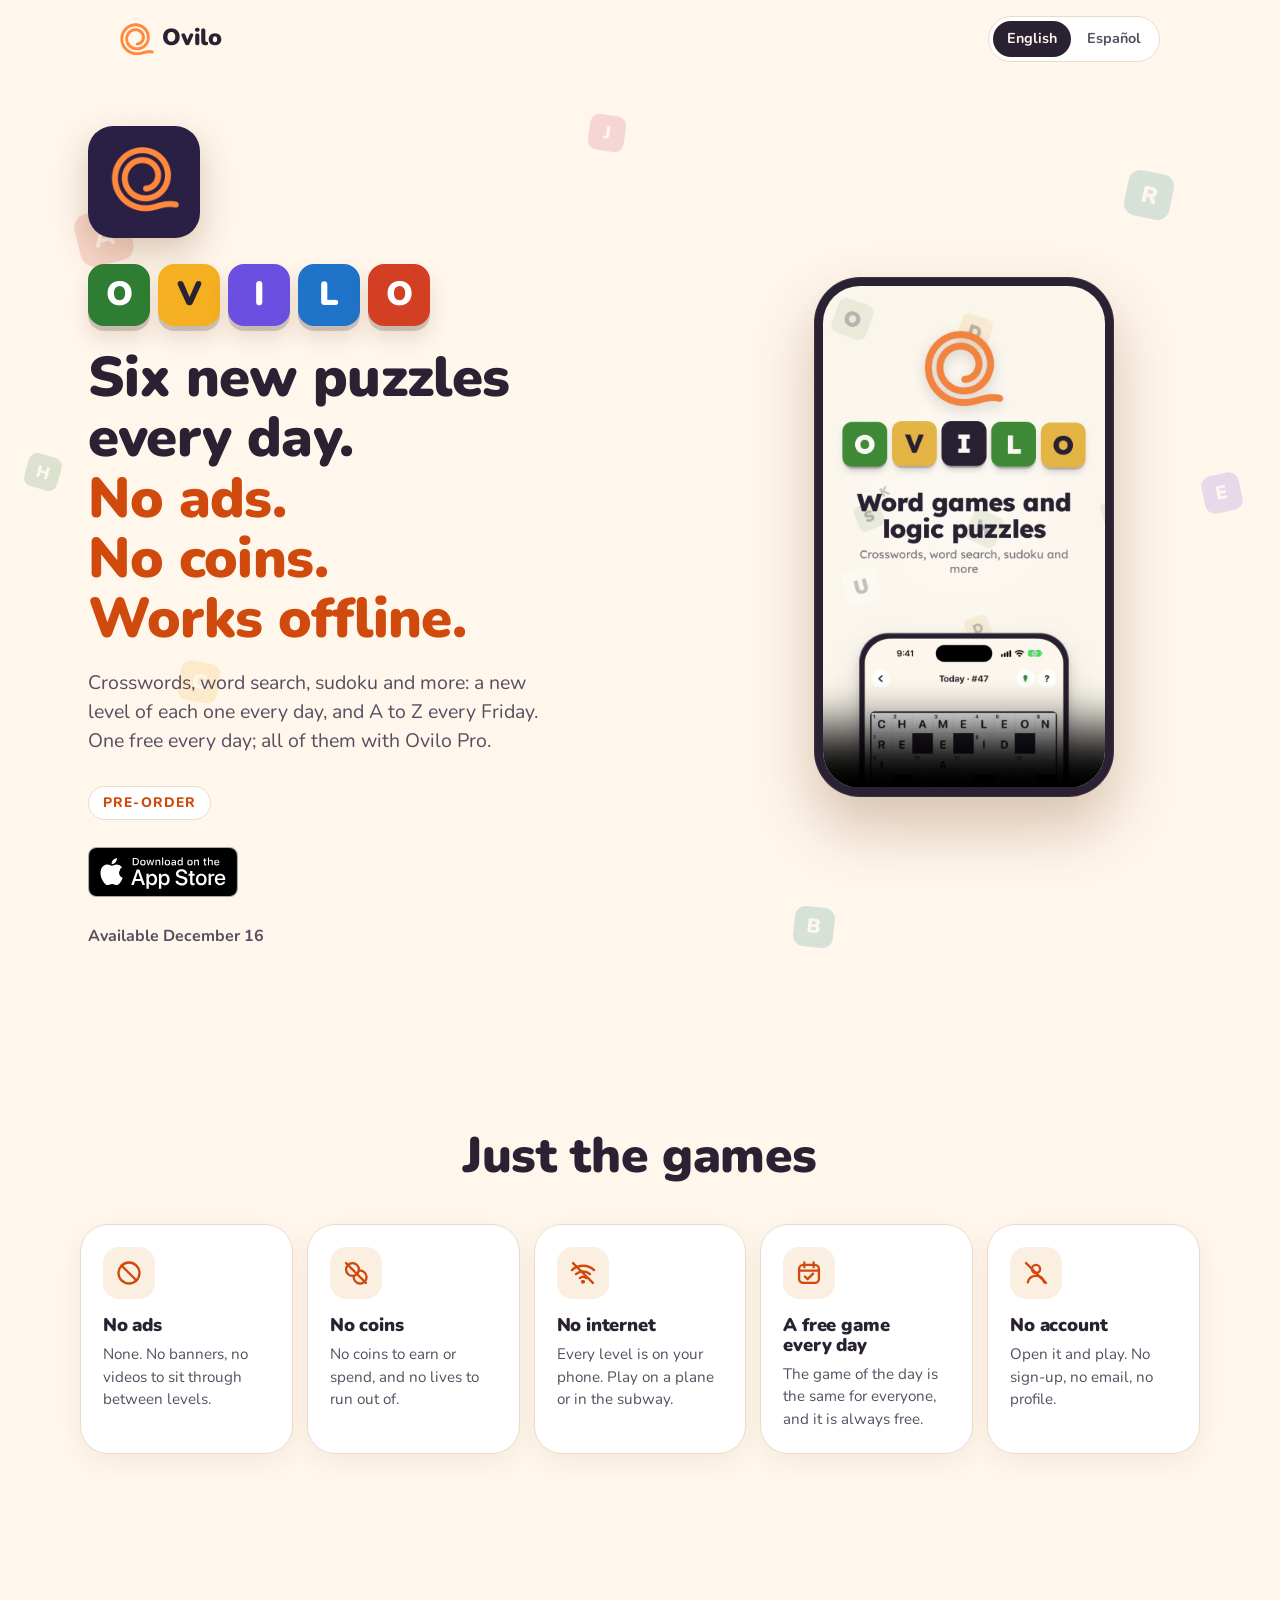
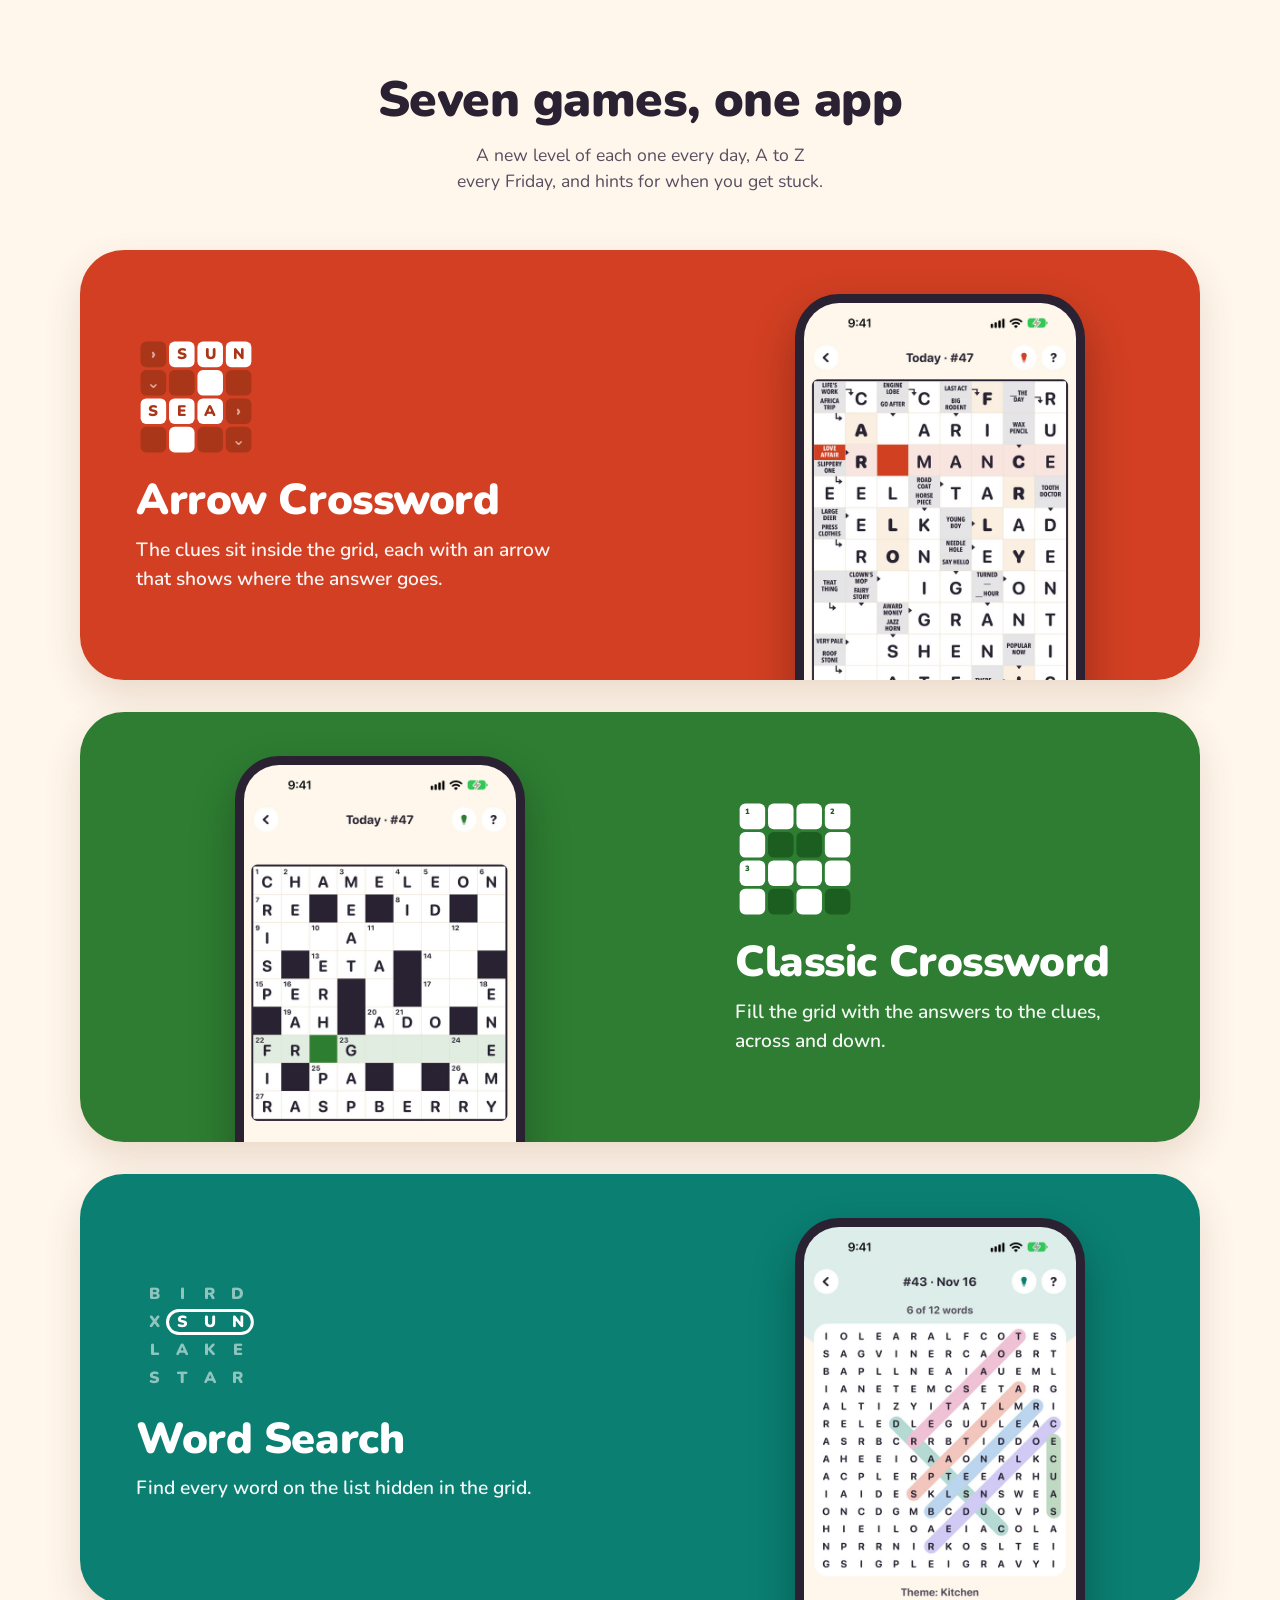
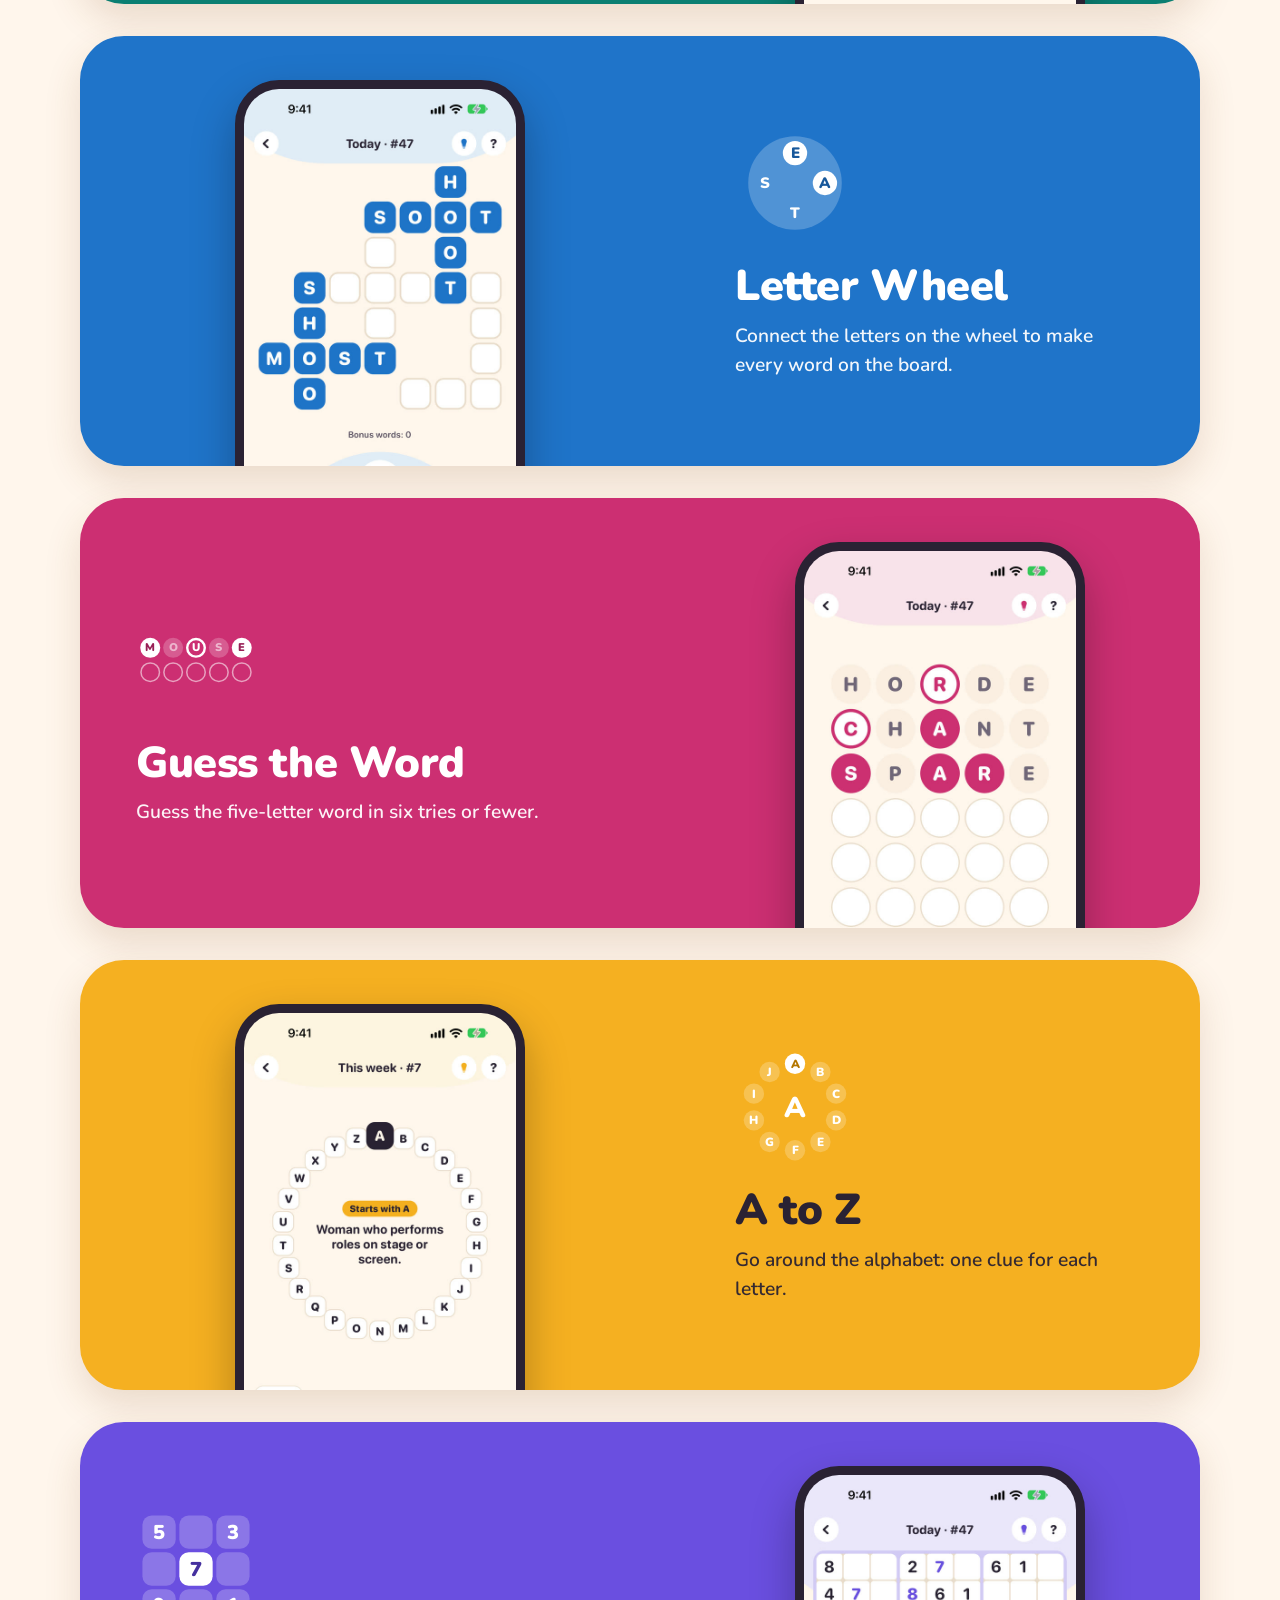
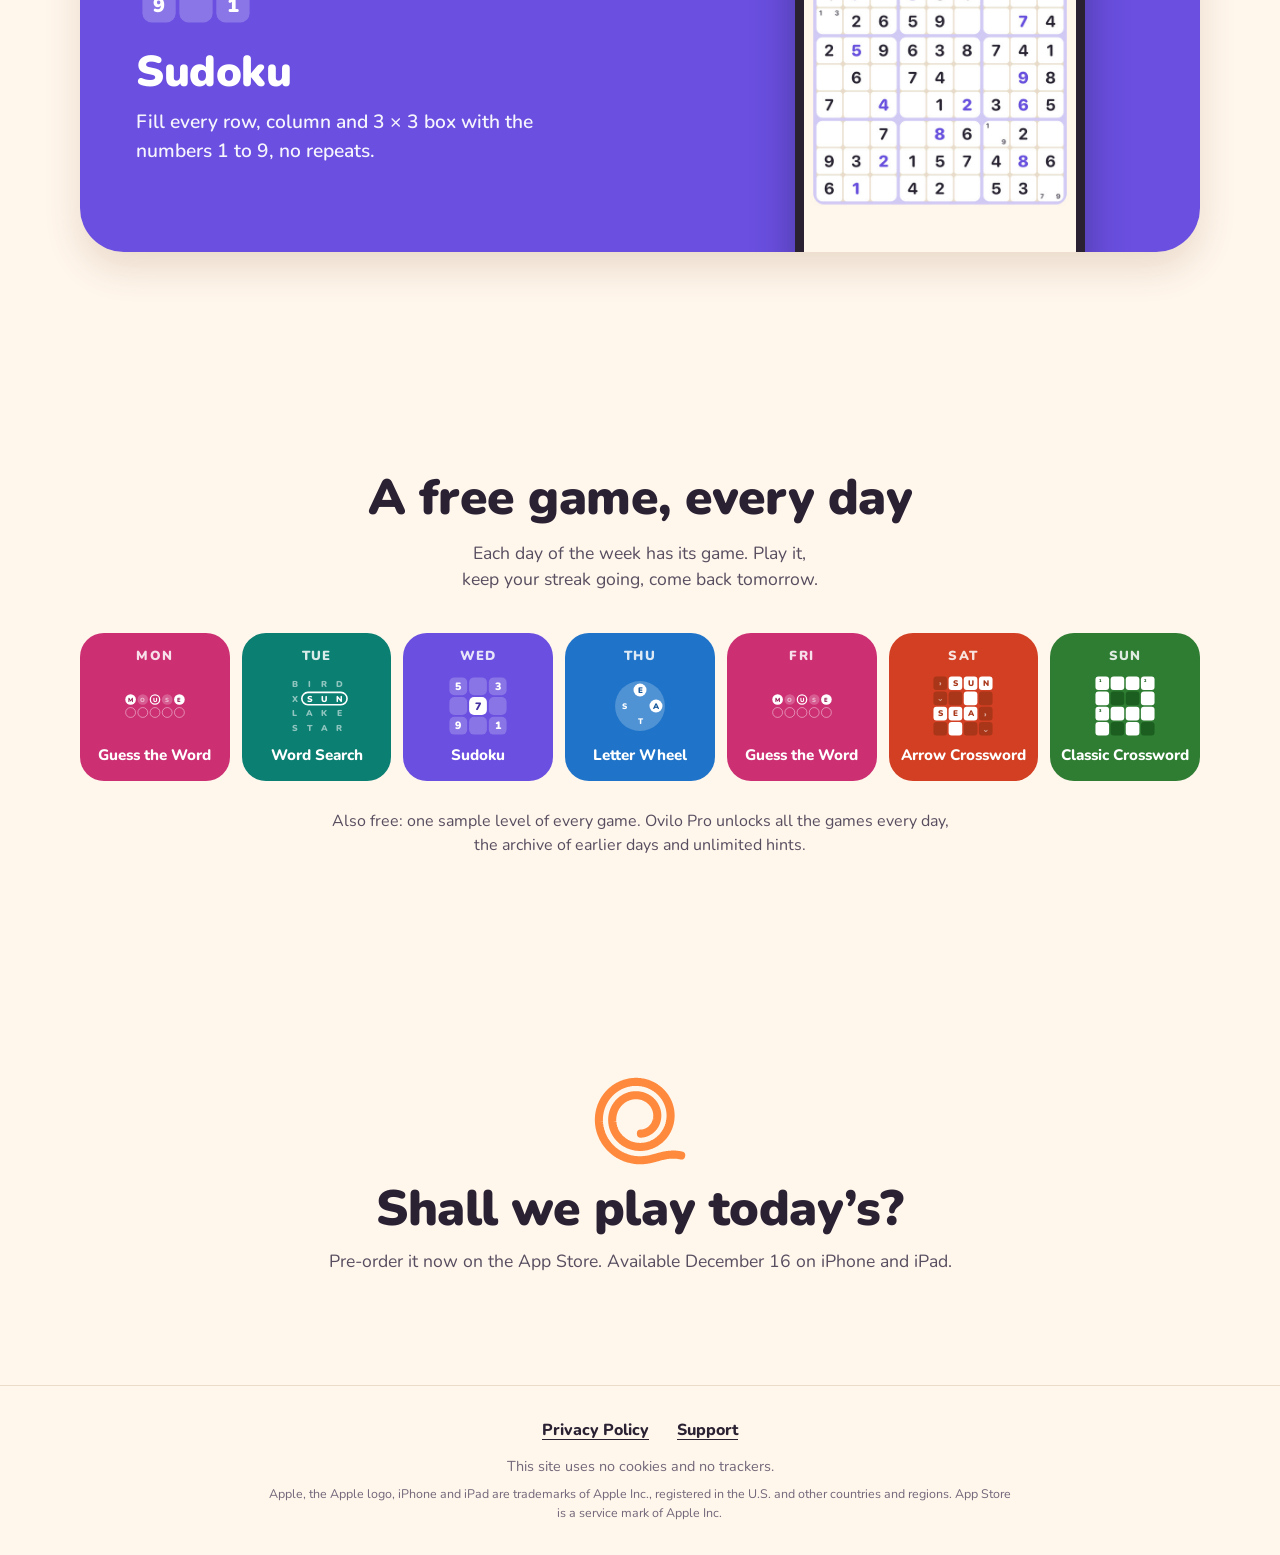
<file: index.html>
<!doctype html>
<html lang="en">
<head>
<meta charset="utf-8">
<meta name="viewport" content="width=device-width, initial-scale=1, viewport-fit=cover">
<title>Ovilo — Six new puzzles every day. No ads. No coins. Works offline.</title>
<meta name="description" content="Crosswords, word search, letter wheel, guess the word and sudoku for iPhone: a new level of each every day, and A to Z every Friday. No ads, no coins, no internet needed.">
<meta name="theme-color" content="#FFF6EC" media="(prefers-color-scheme: light)">
<meta name="theme-color" content="#1A1622" media="(prefers-color-scheme: dark)">
<meta name="color-scheme" content="light dark">
<link rel="alternate" hreflang="en" href="https://ovilo.app/">
<link rel="alternate" hreflang="es" href="https://ovilo.app/es/">
<link rel="alternate" hreflang="x-default" href="https://ovilo.app/">
<meta property="og:type" content="website">
<meta property="og:title" content="Ovilo — Six new puzzles every day. No ads. No coins. Works offline.">
<meta property="og:description" content="Crosswords, word search, letter wheel, guess the word and sudoku for iPhone: a new level of each every day, and A to Z every Friday. No ads, no coins, no internet needed.">
<meta property="og:image" content="https://ovilo.app/assets/img/og.png">
<meta name="twitter:card" content="summary_large_image">
<link rel="icon" href="assets/img/favicon.png" type="image/png">
<link rel="apple-touch-icon" href="assets/img/icon-180.png">
<link rel="preload" href="assets/fonts/nunito-latin-wght-normal.woff2" as="font" type="font/woff2" crossorigin>
<link rel="stylesheet" href="assets/site.css">
<script>
// Desde el día de salida, el texto de reserva se va solo.
if (Date.now() >= 1797408000000) document.documentElement.className += ' released';
</script>
<script>
// El idioma del navegador manda la primera vez; después, el que la persona eligió en el selector.
(function () {
  var here = 'en', want;
  try { want = localStorage.getItem('ovilo-lang'); } catch (e) {}
  if (!want && here === 'en') want = /^es\b/i.test(navigator.language || '') ? 'es' : 'en';
  if (want && want !== here && !/[?&]stay\b/.test(location.search)) location.replace('es/' + location.hash);
})();
</script>
</head>
<body>
<header class="top">
  <a class="brand" href="./" aria-label="Ovilo"><svg class="symbol" aria-hidden="true" focusable="false" xmlns="http://www.w3.org/2000/svg" viewBox="149 168 524 502"><path d="M416.0 490.6 L418.3 490.5 L420.7 490.3 L423.0 490.0 L425.3 489.7 L427.7 489.3 L430.0 488.9 L432.3 488.4 L434.7 487.8 L437.0 487.2 L439.3 486.5 L441.6 485.8 L443.9 485.0 L446.2 484.1 L448.4 483.2 L450.7 482.2 L452.9 481.2 L455.1 480.1 L457.3 478.9 L459.4 477.7 L461.5 476.4 L463.6 475.0 L465.7 473.6 L467.8 472.2 L469.8 470.7 L471.7 469.1 L473.7 467.5 L475.6 465.8 L477.5 464.1 L479.3 462.3 L481.1 460.5 L482.8 458.6 L484.5 456.6 L486.2 454.7 L487.8 452.6 L489.4 450.6 L490.9 448.4 L492.3 446.3 L493.7 444.1 L495.1 441.8 L496.4 439.5 L497.7 437.2 L498.8 434.8 L500.0 432.4 L501.1 430.0 L502.1 427.5 L503.0 425.0 L503.9 422.4 L504.8 419.9 L505.5 417.3 L506.2 414.7 L506.9 412.0 L507.4 409.3 L507.9 406.7 L508.4 403.9 L508.7 401.2 L509.0 398.5 L509.3 395.7 L509.4 392.9 L509.5 390.2 L509.6 387.4 L509.5 384.6 L509.4 381.8 L509.2 379.0 L508.9 376.2 L508.6 373.4 L508.2 370.5 L507.7 367.7 L507.1 365.0 L506.5 362.2 L505.8 359.4 L505.0 356.6 L504.2 353.9 L503.3 351.1 L502.3 348.4 L501.2 345.7 L500.1 343.0 L498.9 340.4 L497.6 337.7 L496.2 335.1 L494.8 332.5 L493.3 330.0 L491.8 327.5 L490.2 325.0 L488.5 322.5 L486.7 320.1 L484.9 317.8 L483.0 315.4 L481.1 313.1 L479.1 310.9 L477.0 308.7 L474.8 306.6 L472.7 304.5 L470.4 302.4 L468.1 300.4 L465.7 298.5 L463.3 296.6 L460.8 294.8 L458.3 293.0 L455.8 291.3 L453.1 289.7 L450.5 288.1 L447.7 286.6 L445.0 285.1 L442.2 283.7 L439.3 282.4 L436.5 281.2 L433.5 280.0 L430.6 278.9 L427.6 277.9 L424.6 276.9 L421.5 276.0 L418.4 275.2 L415.3 274.5 L412.2 273.9 L409.0 273.3 L405.8 272.8 L402.6 272.4 L399.4 272.1 L396.2 271.8 L392.9 271.6 L389.7 271.6 L386.4 271.6 L383.2 271.6 L379.9 271.8 L376.6 272.0 L373.3 272.4 L370.1 272.8 L366.8 273.3 L363.5 273.9 L360.3 274.5 L357.0 275.3 L353.8 276.1 L350.6 277.1 L347.4 278.1 L344.2 279.1 L341.0 280.3 L337.9 281.6 L334.8 282.9 L331.7 284.3 L328.6 285.8 L325.6 287.4 L322.6 289.1 L319.7 290.8 L316.8 292.6 L313.9 294.5 L311.1 296.5 L308.3 298.5 L305.6 300.6 L302.9 302.8 L300.2 305.1 L297.6 307.4 L295.1 309.8 L292.6 312.3 L290.2 314.9 L287.9 317.5 L285.6 320.2 L283.4 322.9 L281.2 325.7 L279.1 328.6 L277.1 331.5 L275.1 334.4 L273.2 337.5 L271.4 340.6 L269.7 343.7 L268.0 346.9 L266.4 350.1 L264.9 353.4 L263.5 356.7 L262.2 360.1 L260.9 363.5 L259.8 366.9 L258.7 370.4 L257.7 373.9 L256.8 377.5 L255.9 381.0 L255.2 384.6 L254.6 388.3 L254.0 391.9 L253.5 395.6 L253.2 399.3 L252.9 403.0 L252.7 406.7 L252.6 410.4 L252.6 414.2 L252.7 417.9 L252.9 421.7 L253.2 425.4 L253.6 429.2 L254.1 432.9 L254.7 436.6 L255.3 440.4 L256.1 444.1 L257.0 447.8 L257.9 451.5 L259.0 455.2 L260.2 458.8 L261.4 462.4 L262.7 466.0 L264.2 469.6 L265.7 473.1 L267.3 476.7 L269.0 480.1 L270.8 483.6 L272.7 487.0 L274.7 490.3 L276.8 493.6 L279.0 496.9 L281.2 500.1 L283.5 503.3 L285.9 506.4 L288.4 509.4 L291.0 512.4 L293.7 515.4 L296.4 518.2 L299.2 521.0 L302.1 523.8 L305.1 526.4 L308.1 529.0 L311.2 531.6 L314.4 534.0 L317.7 536.4 L321.0 538.7 L324.3 540.9 L327.8 543.0 L331.3 545.1 L334.8 547.0 L338.4 548.9 L342.1 550.7 L345.8 552.4 L349.6 554.0 L353.4 555.5 L357.2 556.9 L361.1 558.3 L365.0 559.5 L369.0 560.6 L373.0 561.7 L377.0 562.6 L381.1 563.4 L385.2 564.1 L389.3 564.8 L393.5 565.3 L397.6 565.7 L401.8 566.0 L406.0 566.2 L410.2 566.3 L414.4 566.3 L418.6 566.2 L422.8 566.0 L427.1 565.7 L431.3 565.2 L435.5 564.7 L439.7 564.0 L443.9 563.3 L448.1 562.4 L452.3 561.4 L456.4 560.3 L460.5 559.2 L464.6 557.9 L468.7 556.5 L472.8 555.0 L476.8 553.4 L480.8 551.6 L484.7 549.8 L488.6 547.9 L492.5 545.9 L496.3 543.8 L500.0 541.5 L503.8 539.2 L507.4 536.8 L511.0 534.3 L514.6 531.7 L518.1 529.0 L521.5 526.2 L524.8 523.3 L528.1 520.3 L531.3 517.3 L534.5 514.1 L537.5 510.9 L540.5 507.6 L543.4 504.2 L546.3 500.7 L549.0 497.2 L551.7 493.5 L554.2 489.8 L556.7 486.1 L559.1 482.2 L561.4 478.3 L563.6 474.4 L565.7 470.4 L567.7 466.3 L569.6 462.1 L571.4 457.9 L573.1 453.7 L574.7 449.4 L576.2 445.1 L577.6 440.7 L578.8 436.3 L580.0 431.8 L581.0 427.3 L582.0 422.8 L582.8 418.2 L583.5 413.6 L584.1 409.0 L584.5 404.4 L584.9 399.7 L585.1 395.1 L585.3 390.4 L585.3 385.7 L585.2 381.0 L584.9 376.3 L584.6 371.6 L584.1 366.9 L583.5 362.3 L582.8 357.6 L582.0 352.9 L581.0 348.3 L579.9 343.6 L578.7 339.0 L577.4 334.4 L576.0 329.9 L574.5 325.3 L572.8 320.8 L571.0 316.4 L569.2 312.0 L567.2 307.6 L565.0 303.2 L562.8 299.0 L560.5 294.7 L558.0 290.5 L555.5 286.4 L552.8 282.4 L550.0 278.4 L547.1 274.4 L544.1 270.6 L541.1 266.8 L537.9 263.0 L534.6 259.4 L531.2 255.8 L527.7 252.3 L524.2 248.9 L520.5 245.6 L516.8 242.4 L513.0 239.2 L509.0 236.2 L505.0 233.2 L501.0 230.4 L496.8 227.6 L492.6 225.0 L488.3 222.4 L483.9 220.0 L479.5 217.6 L475.0 215.4 L470.4 213.3 L465.8 211.3 L461.1 209.4 L456.4 207.6 L451.6 206.0 L446.8 204.5 L441.9 203.0 L437.0 201.8 L432.0 200.6 L427.0 199.5 L422.0 198.6 L416.9 197.8 L411.9 197.2 L406.8 196.6 L401.6 196.2 L396.5 195.9 L391.4 195.8 L386.2 195.8 L381.0 195.9 L375.9 196.1 L370.7 196.5 L365.5 197.0 L360.4 197.6 L355.2 198.4 L350.1 199.3 L345.0 200.3 L339.9 201.5 L334.8 202.8 L329.7 204.2 L324.7 205.7 L319.7 207.4 L314.8 209.2 L309.9 211.1 L305.0 213.2 L300.2 215.4 L295.4 217.7 L290.7 220.1 L286.0 222.7 L281.4 225.3 L276.9 228.1 L272.4 231.0 L268.0 234.1 L263.7 237.2 L259.4 240.5 L255.3 243.8 L251.2 247.3 L247.1 250.9 L243.2 254.6 L239.4 258.4 L235.6 262.3 L232.0 266.3 L228.4 270.4 L225.0 274.5 L221.6 278.8 L218.3 283.2 L215.2 287.6 L212.2 292.2 L209.2 296.8 L206.4 301.5 L203.7 306.3 L201.2 311.1 L198.7 316.0 L196.4 321.0 L194.2 326.1 L192.1 331.2 L190.1 336.3 L188.3 341.6 L186.6 346.8 L185.0 352.2 L183.6 357.5 L182.3 362.9 L181.1 368.4 L180.1 373.9 L179.2 379.4 L178.4 384.9 L177.8 390.5 L177.4 396.1 L177.0 401.7 L176.8 407.3 L176.8 413.0 L176.9 418.6 L177.1 424.3 L177.5 429.9 L178.0 435.5 L178.7 441.2 L179.5 446.8 L180.4 452.4 L181.5 458.0 L182.8 463.6 L184.2 469.1 L185.7 474.6 L187.3 480.1 L189.1 485.6 L191.1 491.0 L193.2 496.3 L195.4 501.6 L197.7 506.9 L200.2 512.1 L202.9 517.3 L205.6 522.3 L208.5 527.4 L211.5 532.3 L214.7 537.2 L217.9 542.0 L221.3 546.8 L224.9 551.4 L228.5 556.0 L232.3 560.4 L236.1 564.8 L240.1 569.1 L244.2 573.3 L248.5 577.4 L252.8 581.4 L257.2 585.3 L261.7 589.1 L266.4 592.8 L271.1 596.3 L275.9 599.8 L280.8 603.1 L285.8 606.3 L290.9 609.4 L296.1 612.3 L301.4 615.2 L306.7 617.9 L312.1 620.4 L317.6 622.8 L323.1 625.1 L328.7 627.3 L334.4 629.3 L340.1 631.2 L345.9 632.9 L351.7 634.5 L357.5 635.9 L363.5 637.2 L369.4 638.4 L375.4 639.4 L381.4 640.2 L387.4 640.9 L393.5 641.5 L399.6 641.9 L405.7 642.1 L411.8 642.2 L417.9 642.1 L424.0 641.9 L430.1 641.5 L436.3 641.0 L442.4 640.3 L445.3 639.9 L448.3 639.5 L451.3 639.1 L454.2 638.6 L457.2 638.1 L460.2 637.6 L463.1 637.0 L466.0 636.4 L469.0 635.8 L471.9 635.2 L474.8 634.5 L477.8 633.8 L480.7 633.1 L483.6 632.4 L486.5 631.7 L489.4 630.9 L492.3 630.2 L495.2 629.4 L498.1 628.6 L501.0 627.8 L503.9 627.0 L506.8 626.2 L509.7 625.4 L512.5 624.5 L515.4 623.7 L518.3 622.9 L521.2 622.1 L524.1 621.3 L527.0 620.5 L529.9 619.8 L532.8 619.1 L535.7 618.3 L538.6 617.7 L541.6 617.0 L544.5 616.4 L547.4 615.7 L550.4 615.2 L553.3 614.6 L556.3 614.1 L559.2 613.6 L562.2 613.1 L565.2 612.6 L568.1 612.2 L571.1 611.8 L574.1 611.5 L577.1 611.2 L580.1 610.9 L583.1 610.7 L586.1 610.4 L589.0 610.3 L592.0 610.1 L595.0 610.0 L598.0 610.0 L601.0 610.0 L604.0 610.0 L607.0 610.1 L610.0 610.2 L613.0 610.3 L616.0 610.5 L619.0 610.8 L622.0 611.1 L625.0 611.4 L628.0 611.8 L630.9 612.2 L633.9 612.7 L636.8 613.3 L639.8 613.8 L642.7 614.5 L645.6 615.2" fill="none" stroke="currentColor" stroke-width="46" stroke-linecap="round" stroke-linejoin="round"></path></svg><span>Ovilo</span></a>
  <nav class="langs" aria-label="Language">
    <a href="./" data-lang="en" lang="en" aria-current="page">English</a>
    <a href="es/" data-lang="es" lang="es">Español</a>
  </nav>
</header>

<main>
  <section class="hero">
    <div class="floaters" aria-hidden="true"><span style="left:6%;top:14%;--s:54px;--r:-14deg;--g:#D23F22;--d:0s">A</span><span style="left:88%;top:10%;--s:46px;--r:12deg;--g:#0A7F72;--d:-1.7s">R</span><span style="left:14%;top:62%;--s:40px;--r:10deg;--g:#F5B021;--d:-3.4s">G</span><span style="left:80%;top:70%;--s:52px;--r:-9deg;--g:#1F74C9;--d:-5.1s">U</span><span style="left:46%;top:4%;--s:36px;--r:8deg;--g:#CC2F72;--d:-6.8s">J</span><span style="left:94%;top:42%;--s:38px;--r:-12deg;--g:#6A4FE0;--d:-8.5s">E</span><span style="left:2%;top:40%;--s:34px;--r:16deg;--g:#2E7D32;--d:-10.2s">H</span><span style="left:62%;top:88%;--s:40px;--r:6deg;--g:#0A7F72;--d:-11.9s">B</span></div>
    <div class="hero-text">
      <img class="app-icon" src="assets/img/icon-256.png" width="112" height="112" alt="">
      <p class="wordmark" aria-label="Ovilo"><span aria-hidden="true" style="--g:#2E7D32;--on:#FFFFFF;--i:0">O</span><span aria-hidden="true" style="--g:#F5B021;--on:#2A2233;--i:1">V</span><span aria-hidden="true" style="--g:#6A4FE0;--on:#FFFFFF;--i:2">I</span><span aria-hidden="true" style="--g:#1F74C9;--on:#FFFFFF;--i:3">L</span><span aria-hidden="true" style="--g:#D23F22;--on:#FFFFFF;--i:4">O</span></p>
      <h1><span>Six new puzzles every day.</span> <span class="accent">No ads.</span> <span class="accent">No coins.</span> <span class="accent">Works offline.</span></h1>
      <p class="sub">Crosswords, word search, sudoku and more: a new level of each one every day, and A to Z every Friday. One free every day; all of them with Ovilo Pro.</p>
      <a class="store" href="https://apps.apple.com/app/apple-store/id6834930963?pt=354277&amp;mt=8&amp;ct=web"><span class="soon pre">Pre-order</span><img class="badge" src="assets/img/app-store-badge-en.svg" width="150" height="50" alt="Download on the App Store"><span class="store-date pre">Available December 16</span></a>
    </div>
    <div class="hero-video">
      <div class="phone"><video class="screen" src="assets/video/ovilo-promo-en.mp4" poster="assets/video/poster-en.jpg" width="720" height="1280" autoplay muted loop playsinline controls preload="metadata" aria-label="A 30-second look at Ovilo"></video></div>
      
    </div>
  </section>

  <section class="why">
    <h2 class="reveal">Just the games</h2>
    <ul class="why-grid">
      <li class="reveal" style="--i:0"><span class="why-icon"><svg viewBox="0 0 24 24" aria-hidden="true" focusable="false" fill="none" stroke="currentColor" stroke-width="2" stroke-linecap="round" stroke-linejoin="round"><circle cx="12" cy="12" r="9"/><path d="M5.6 5.6l12.8 12.8"/></svg></span><h3>No ads</h3><p>None. No banners, no videos to sit through between levels.</p></li>
      <li class="reveal" style="--i:1"><span class="why-icon"><svg viewBox="0 0 24 24" aria-hidden="true" focusable="false" fill="none" stroke="currentColor" stroke-width="2" stroke-linecap="round" stroke-linejoin="round"><circle cx="9" cy="9" r="5.5"/><path d="M14.2 10.2a5.5 5.5 0 1 1-4 4"/><path d="M3.5 3.5l17 17"/></svg></span><h3>No coins</h3><p>No coins to earn or spend, and no lives to run out of.</p></li>
      <li class="reveal" style="--i:2"><span class="why-icon"><svg viewBox="0 0 24 24" aria-hidden="true" focusable="false" fill="none" stroke="currentColor" stroke-width="2" stroke-linecap="round" stroke-linejoin="round"><path d="M2.5 9.5a14 14 0 0 1 19 0"/><path d="M6 13a9 9 0 0 1 12 0"/><path d="M9.3 16.4a4.2 4.2 0 0 1 5.4 0"/><circle cx="12" cy="19.5" r=".8" fill="currentColor"/><path d="M3.5 3.5l17 17"/></svg></span><h3>No internet</h3><p>Every level is on your phone. Play on a plane or in the subway.</p></li>
      <li class="reveal" style="--i:3"><span class="why-icon"><svg viewBox="0 0 24 24" aria-hidden="true" focusable="false" fill="none" stroke="currentColor" stroke-width="2" stroke-linecap="round" stroke-linejoin="round"><rect x="3.5" y="5" width="17" height="15.5" rx="3.5"/><path d="M8 3v4M16 3v4M3.5 10h17"/><path d="M8.5 15l2.3 2.3 4.7-4.8"/></svg></span><h3>A free game every day</h3><p>The game of the day is the same for everyone, and it is always free.</p></li>
      <li class="reveal" style="--i:4"><span class="why-icon"><svg viewBox="0 0 24 24" aria-hidden="true" focusable="false" fill="none" stroke="currentColor" stroke-width="2" stroke-linecap="round" stroke-linejoin="round"><circle cx="12" cy="8.5" r="3.5"/><path d="M5 20c.8-3.6 3.6-5.5 7-5.5s6.2 1.9 7 5.5"/><path d="M3.5 3.5l17 17"/></svg></span><h3>No account</h3><p>Open it and play. No sign-up, no email, no profile.</p></li>
    </ul>
  </section>

  <section class="games">
    <h2 class="reveal">Seven games, one app</h2>
    <p class="lead reveal">A new level of each one every day, A to Z every Friday, and hints for when you get stuck.</p>
    <div class="game-list">
      <article class="game reveal" style="--g:#D23F22;--deep:#A93619;--on:#FFFFFF">
        <div class="game-text">
          <svg class="art" viewBox="0 0 120 120" aria-hidden="true" focusable="false"><rect x="4.62" y="4.62" width="25.53" height="25.53" rx="5.62" fill="#A93619"/><text x="17.38" y="17.38" font-size="15.83" fill="rgba(255,255,255,.55)" text-anchor="middle" dominant-baseline="central">›</text><rect x="33.03" y="4.62" width="25.53" height="25.53" rx="5.62" fill="#FFFFFF"/><text x="45.79" y="17.38" font-size="15.32" fill="#A93619" text-anchor="middle" dominant-baseline="central">S</text><rect x="61.44" y="4.62" width="25.53" height="25.53" rx="5.62" fill="#FFFFFF"/><text x="74.21" y="17.38" font-size="15.32" fill="#A93619" text-anchor="middle" dominant-baseline="central">U</text><rect x="89.85" y="4.62" width="25.53" height="25.53" rx="5.62" fill="#FFFFFF"/><text x="102.62" y="17.38" font-size="15.32" fill="#A93619" text-anchor="middle" dominant-baseline="central">N</text><rect x="4.62" y="33.03" width="25.53" height="25.53" rx="5.62" fill="#A93619"/><text x="17.38" y="45.79" font-size="15.83" fill="rgba(255,255,255,.55)" text-anchor="middle" dominant-baseline="central">⌄</text><rect x="33.03" y="33.03" width="25.53" height="25.53" rx="5.62" fill="#A93619"/><rect x="61.44" y="33.03" width="25.53" height="25.53" rx="5.62" fill="#FFFFFF"/><rect x="89.85" y="33.03" width="25.53" height="25.53" rx="5.62" fill="#A93619"/><rect x="4.62" y="61.44" width="25.53" height="25.53" rx="5.62" fill="#FFFFFF"/><text x="17.38" y="74.21" font-size="15.32" fill="#A93619" text-anchor="middle" dominant-baseline="central">S</text><rect x="33.03" y="61.44" width="25.53" height="25.53" rx="5.62" fill="#FFFFFF"/><text x="45.79" y="74.21" font-size="15.32" fill="#A93619" text-anchor="middle" dominant-baseline="central">E</text><rect x="61.44" y="61.44" width="25.53" height="25.53" rx="5.62" fill="#FFFFFF"/><text x="74.21" y="74.21" font-size="15.32" fill="#A93619" text-anchor="middle" dominant-baseline="central">A</text><rect x="89.85" y="61.44" width="25.53" height="25.53" rx="5.62" fill="#A93619"/><text x="102.62" y="74.21" font-size="15.83" fill="rgba(255,255,255,.55)" text-anchor="middle" dominant-baseline="central">›</text><rect x="4.62" y="89.85" width="25.53" height="25.53" rx="5.62" fill="#A93619"/><rect x="33.03" y="89.85" width="25.53" height="25.53" rx="5.62" fill="#FFFFFF"/><rect x="61.44" y="89.85" width="25.53" height="25.53" rx="5.62" fill="#A93619"/><rect x="89.85" y="89.85" width="25.53" height="25.53" rx="5.62" fill="#A93619"/><text x="102.62" y="102.62" font-size="15.83" fill="rgba(255,255,255,.55)" text-anchor="middle" dominant-baseline="central">⌄</text></svg>
          <h3>Arrow Crossword</h3>
          <p>The clues sit inside the grid, each with an arrow that shows where the answer goes.</p>
        </div>
        <div class="game-shot">
          <div class="phone"><img class="screen" src="assets/shots/en/crosswordAuto.jpg" width="600" height="1304" loading="lazy" decoding="async" alt="Ovilo on iPhone: Arrow Crossword"></div>
        </div>
      </article>
      <article class="game reveal flip" style="--g:#2E7D32;--deep:#1B5E20;--on:#FFFFFF">
        <div class="game-text">
          <svg class="art" viewBox="0 0 120 120" aria-hidden="true" focusable="false"><rect x="4.62" y="4.62" width="25.53" height="25.53" rx="5.62" fill="#FFFFFF"/><text x="12.28" y="12.28" font-size="7.66" fill="#1B5E20" text-anchor="middle" dominant-baseline="central">1</text><rect x="33.03" y="4.62" width="25.53" height="25.53" rx="5.62" fill="#FFFFFF"/><rect x="61.44" y="4.62" width="25.53" height="25.53" rx="5.62" fill="#FFFFFF"/><rect x="89.85" y="4.62" width="25.53" height="25.53" rx="5.62" fill="#FFFFFF"/><text x="97.51" y="12.28" font-size="7.66" fill="#1B5E20" text-anchor="middle" dominant-baseline="central">2</text><rect x="4.62" y="33.03" width="25.53" height="25.53" rx="5.62" fill="#FFFFFF"/><rect x="33.03" y="33.03" width="25.53" height="25.53" rx="5.62" fill="#1B5E20"/><rect x="61.44" y="33.03" width="25.53" height="25.53" rx="5.62" fill="#1B5E20"/><rect x="89.85" y="33.03" width="25.53" height="25.53" rx="5.62" fill="#FFFFFF"/><rect x="4.62" y="61.44" width="25.53" height="25.53" rx="5.62" fill="#FFFFFF"/><text x="12.28" y="69.1" font-size="7.66" fill="#1B5E20" text-anchor="middle" dominant-baseline="central">3</text><rect x="33.03" y="61.44" width="25.53" height="25.53" rx="5.62" fill="#FFFFFF"/><rect x="61.44" y="61.44" width="25.53" height="25.53" rx="5.62" fill="#FFFFFF"/><rect x="89.85" y="61.44" width="25.53" height="25.53" rx="5.62" fill="#FFFFFF"/><rect x="4.62" y="89.85" width="25.53" height="25.53" rx="5.62" fill="#FFFFFF"/><rect x="33.03" y="89.85" width="25.53" height="25.53" rx="5.62" fill="#1B5E20"/><rect x="61.44" y="89.85" width="25.53" height="25.53" rx="5.62" fill="#FFFFFF"/><rect x="89.85" y="89.85" width="25.53" height="25.53" rx="5.62" fill="#1B5E20"/></svg>
          <h3>Classic Crossword</h3>
          <p>Fill the grid with the answers to the clues, across and down.</p>
        </div>
        <div class="game-shot">
          <div class="phone"><img class="screen" src="assets/shots/en/crosswordClassic.jpg" width="600" height="1304" loading="lazy" decoding="async" alt="Ovilo on iPhone: Classic Crossword"></div>
        </div>
      </article>
      <article class="game reveal" style="--g:#0A7F72;--deep:#086358;--on:#FFFFFF">
        <div class="game-text">
          <svg class="art" viewBox="0 0 120 120" aria-hidden="true" focusable="false"><text x="18.17" y="18.17" font-size="16.17" fill="rgba(255,255,255,.55)" text-anchor="middle" dominant-baseline="central">B</text><text x="46.06" y="18.17" font-size="16.17" fill="rgba(255,255,255,.55)" text-anchor="middle" dominant-baseline="central">I</text><text x="73.94" y="18.17" font-size="16.17" fill="rgba(255,255,255,.55)" text-anchor="middle" dominant-baseline="central">R</text><text x="101.83" y="18.17" font-size="16.17" fill="rgba(255,255,255,.55)" text-anchor="middle" dominant-baseline="central">D</text><text x="18.17" y="46.06" font-size="16.17" fill="rgba(255,255,255,.55)" text-anchor="middle" dominant-baseline="central">X</text><text x="46.06" y="46.06" font-size="16.17" fill="#FFFFFF" text-anchor="middle" dominant-baseline="central">S</text><text x="73.94" y="46.06" font-size="16.17" fill="#FFFFFF" text-anchor="middle" dominant-baseline="central">U</text><text x="101.83" y="46.06" font-size="16.17" fill="#FFFFFF" text-anchor="middle" dominant-baseline="central">N</text><text x="18.17" y="73.94" font-size="16.17" fill="rgba(255,255,255,.55)" text-anchor="middle" dominant-baseline="central">L</text><text x="46.06" y="73.94" font-size="16.17" fill="rgba(255,255,255,.55)" text-anchor="middle" dominant-baseline="central">A</text><text x="73.94" y="73.94" font-size="16.17" fill="rgba(255,255,255,.55)" text-anchor="middle" dominant-baseline="central">K</text><text x="101.83" y="73.94" font-size="16.17" fill="rgba(255,255,255,.55)" text-anchor="middle" dominant-baseline="central">E</text><text x="18.17" y="101.83" font-size="16.17" fill="rgba(255,255,255,.55)" text-anchor="middle" dominant-baseline="central">S</text><text x="46.06" y="101.83" font-size="16.17" fill="rgba(255,255,255,.55)" text-anchor="middle" dominant-baseline="central">T</text><text x="73.94" y="101.83" font-size="16.17" fill="rgba(255,255,255,.55)" text-anchor="middle" dominant-baseline="central">A</text><text x="101.83" y="101.83" font-size="16.17" fill="rgba(255,255,255,.55)" text-anchor="middle" dominant-baseline="central">R</text><rect x="31.51" y="34.51" width="84.86" height="23.09" rx="11.54" fill="none" stroke="#FFFFFF" stroke-width="3"/></svg>
          <h3>Word Search</h3>
          <p>Find every word on the list hidden in the grid.</p>
        </div>
        <div class="game-shot">
          <div class="phone"><img class="screen" src="assets/shots/en/wordsearch.jpg" width="600" height="1304" loading="lazy" decoding="async" alt="Ovilo on iPhone: Word Search"></div>
        </div>
      </article>
      <article class="game reveal flip" style="--g:#1F74C9;--deep:#17589B;--on:#FFFFFF">
        <div class="game-text">
          <svg class="art" viewBox="0 0 120 120" aria-hidden="true" focusable="false"><circle cx="60" cy="60" r="46.8" fill="rgba(255,255,255,.22)"/><circle cx="60" cy="30.05" r="12.17" fill="#FFFFFF"/><text x="60" y="30.05" font-size="15.09" fill="#17589B" text-anchor="middle" dominant-baseline="central">E</text><circle cx="89.95" cy="60" r="12.17" fill="#FFFFFF"/><text x="89.95" y="60" font-size="15.09" fill="#17589B" text-anchor="middle" dominant-baseline="central">A</text><text x="60" y="89.95" font-size="15.09" fill="#FFFFFF" text-anchor="middle" dominant-baseline="central">T</text><text x="30.05" y="60" font-size="15.09" fill="#FFFFFF" text-anchor="middle" dominant-baseline="central">S</text></svg>
          <h3>Letter Wheel</h3>
          <p>Connect the letters on the wheel to make every word on the board.</p>
        </div>
        <div class="game-shot">
          <div class="phone"><img class="screen" src="assets/shots/en/wordconnect.jpg" width="600" height="1304" loading="lazy" decoding="async" alt="Ovilo on iPhone: Letter Wheel"></div>
        </div>
      </article>
      <article class="game reveal" style="--g:#CC2F72;--deep:#981F55;--on:#FFFFFF">
        <div class="game-text">
          <svg class="art" viewBox="0 0 120 120" aria-hidden="true" focusable="false"><circle cx="14.24" cy="47.84" r="10" fill="#FFFFFF"/><text x="14.24" y="47.84" font-size="11.2" fill="#981F55" text-anchor="middle" dominant-baseline="central">M</text><circle cx="14.24" cy="72.16" r="9.25" fill="none" stroke="rgba(255,255,255,.55)" stroke-width="1.5"/><circle cx="37.12" cy="47.84" r="10" fill="rgba(255,255,255,.22)"/><text x="37.12" y="47.84" font-size="11.2" fill="rgba(255,255,255,.55)" text-anchor="middle" dominant-baseline="central">O</text><circle cx="37.12" cy="72.16" r="9.25" fill="none" stroke="rgba(255,255,255,.55)" stroke-width="1.5"/><circle cx="60" cy="47.84" r="8.8" fill="none" stroke="#FFFFFF" stroke-width="2.4"/><text x="60" y="47.84" font-size="11.2" fill="#FFFFFF" text-anchor="middle" dominant-baseline="central">U</text><circle cx="60" cy="72.16" r="9.25" fill="none" stroke="rgba(255,255,255,.55)" stroke-width="1.5"/><circle cx="82.88" cy="47.84" r="10" fill="rgba(255,255,255,.22)"/><text x="82.88" y="47.84" font-size="11.2" fill="rgba(255,255,255,.55)" text-anchor="middle" dominant-baseline="central">S</text><circle cx="82.88" cy="72.16" r="9.25" fill="none" stroke="rgba(255,255,255,.55)" stroke-width="1.5"/><circle cx="105.76" cy="47.84" r="10" fill="#FFFFFF"/><text x="105.76" y="47.84" font-size="11.2" fill="#981F55" text-anchor="middle" dominant-baseline="central">E</text><circle cx="105.76" cy="72.16" r="9.25" fill="none" stroke="rgba(255,255,255,.55)" stroke-width="1.5"/></svg>
          <h3>Guess the Word</h3>
          <p>Guess the five-letter word in six tries or fewer.</p>
        </div>
        <div class="game-shot">
          <div class="phone"><img class="screen" src="assets/shots/en/wordguess.jpg" width="600" height="1304" loading="lazy" decoding="async" alt="Ovilo on iPhone: Guess the Word"></div>
        </div>
      </article>
      <article class="game reveal flip" style="--g:#F5B021;--deep:#B37600;--on:#2A2233">
        <div class="game-text">
          <svg class="art" viewBox="0 0 120 120" aria-hidden="true" focusable="false"><circle cx="60" cy="16.8" r="10.2" fill="#FFFFFF"/><text x="60" y="16.8" font-size="11.83" fill="#B37600" text-anchor="middle" dominant-baseline="central">A</text><circle cx="85.39" cy="25.05" r="10.2" fill="rgba(255,255,255,.22)"/><text x="85.39" y="25.05" font-size="11.83" fill="#FFFFFF" text-anchor="middle" dominant-baseline="central">B</text><circle cx="101.09" cy="46.65" r="10.2" fill="rgba(255,255,255,.22)"/><text x="101.09" y="46.65" font-size="11.83" fill="#FFFFFF" text-anchor="middle" dominant-baseline="central">C</text><circle cx="101.09" cy="73.35" r="10.2" fill="rgba(255,255,255,.22)"/><text x="101.09" y="73.35" font-size="11.83" fill="#FFFFFF" text-anchor="middle" dominant-baseline="central">D</text><circle cx="85.39" cy="94.95" r="10.2" fill="rgba(255,255,255,.22)"/><text x="85.39" y="94.95" font-size="11.83" fill="#FFFFFF" text-anchor="middle" dominant-baseline="central">E</text><circle cx="60" cy="103.2" r="10.2" fill="rgba(255,255,255,.22)"/><text x="60" y="103.2" font-size="11.83" fill="#FFFFFF" text-anchor="middle" dominant-baseline="central">F</text><circle cx="34.61" cy="94.95" r="10.2" fill="rgba(255,255,255,.22)"/><text x="34.61" y="94.95" font-size="11.83" fill="#FFFFFF" text-anchor="middle" dominant-baseline="central">G</text><circle cx="18.91" cy="73.35" r="10.2" fill="rgba(255,255,255,.22)"/><text x="18.91" y="73.35" font-size="11.83" fill="#FFFFFF" text-anchor="middle" dominant-baseline="central">H</text><circle cx="18.91" cy="46.65" r="10.2" fill="rgba(255,255,255,.22)"/><text x="18.91" y="46.65" font-size="11.83" fill="#FFFFFF" text-anchor="middle" dominant-baseline="central">I</text><circle cx="34.61" cy="25.05" r="10.2" fill="rgba(255,255,255,.22)"/><text x="34.61" y="25.05" font-size="11.83" fill="#FFFFFF" text-anchor="middle" dominant-baseline="central">J</text><text x="60" y="60" font-size="28.56" fill="#FFFFFF" text-anchor="middle" dominant-baseline="central">A</text></svg>
          <h3>A to Z</h3>
          <p>Go around the alphabet: one clue for each letter.</p>
        </div>
        <div class="game-shot">
          <div class="phone"><img class="screen" src="assets/shots/en/alphabet.jpg" width="600" height="1304" loading="lazy" decoding="async" alt="Ovilo on iPhone: A to Z"></div>
        </div>
      </article>
      <article class="game reveal" style="--g:#6A4FE0;--deep:#45309F;--on:#FFFFFF">
        <div class="game-text">
          <svg class="art" viewBox="0 0 120 120" aria-hidden="true" focusable="false"><rect x="6.4" y="6.4" width="33.33" height="33.33" rx="9.33" fill="rgba(255,255,255,.22)"/><text x="23.07" y="23.07" font-size="20" fill="#FFFFFF" text-anchor="middle" dominant-baseline="central">5</text><rect x="43.33" y="6.4" width="33.33" height="33.33" rx="9.33" fill="rgba(255,255,255,.22)"/><rect x="80.27" y="6.4" width="33.33" height="33.33" rx="9.33" fill="rgba(255,255,255,.22)"/><text x="96.93" y="23.07" font-size="20" fill="#FFFFFF" text-anchor="middle" dominant-baseline="central">3</text><rect x="6.4" y="43.33" width="33.33" height="33.33" rx="9.33" fill="rgba(255,255,255,.22)"/><rect x="43.33" y="43.33" width="33.33" height="33.33" rx="9.33" fill="#FFFFFF"/><text x="60" y="60" font-size="20" fill="#45309F" text-anchor="middle" dominant-baseline="central">7</text><rect x="80.27" y="43.33" width="33.33" height="33.33" rx="9.33" fill="rgba(255,255,255,.22)"/><rect x="6.4" y="80.27" width="33.33" height="33.33" rx="9.33" fill="rgba(255,255,255,.22)"/><text x="23.07" y="96.93" font-size="20" fill="#FFFFFF" text-anchor="middle" dominant-baseline="central">9</text><rect x="43.33" y="80.27" width="33.33" height="33.33" rx="9.33" fill="rgba(255,255,255,.22)"/><rect x="80.27" y="80.27" width="33.33" height="33.33" rx="9.33" fill="rgba(255,255,255,.22)"/><text x="96.93" y="96.93" font-size="20" fill="#FFFFFF" text-anchor="middle" dominant-baseline="central">1</text></svg>
          <h3>Sudoku</h3>
          <p>Fill every row, column and 3 × 3 box with the numbers 1 to 9, no repeats.</p>
        </div>
        <div class="game-shot">
          <div class="phone"><img class="screen" src="assets/shots/en/sudoku.jpg" width="600" height="1304" loading="lazy" decoding="async" alt="Ovilo on iPhone: Sudoku"></div>
        </div>
      </article>
    </div>
  </section>

  <section class="week">
    <h2 class="reveal">A free game, every day</h2>
    <p class="lead reveal">Each day of the week has its game. Play it, keep your streak going, come back tomorrow.</p>
    <ol class="week-row reveal">
        <li style="--g:#CC2F72;--deep:#981F55;--on:#FFFFFF"><span class="day">Mon</span><svg class="art" viewBox="0 0 120 120" aria-hidden="true" focusable="false"><circle cx="14.24" cy="47.84" r="10" fill="#FFFFFF"/><text x="14.24" y="47.84" font-size="11.2" fill="#981F55" text-anchor="middle" dominant-baseline="central">M</text><circle cx="14.24" cy="72.16" r="9.25" fill="none" stroke="rgba(255,255,255,.55)" stroke-width="1.5"/><circle cx="37.12" cy="47.84" r="10" fill="rgba(255,255,255,.22)"/><text x="37.12" y="47.84" font-size="11.2" fill="rgba(255,255,255,.55)" text-anchor="middle" dominant-baseline="central">O</text><circle cx="37.12" cy="72.16" r="9.25" fill="none" stroke="rgba(255,255,255,.55)" stroke-width="1.5"/><circle cx="60" cy="47.84" r="8.8" fill="none" stroke="#FFFFFF" stroke-width="2.4"/><text x="60" y="47.84" font-size="11.2" fill="#FFFFFF" text-anchor="middle" dominant-baseline="central">U</text><circle cx="60" cy="72.16" r="9.25" fill="none" stroke="rgba(255,255,255,.55)" stroke-width="1.5"/><circle cx="82.88" cy="47.84" r="10" fill="rgba(255,255,255,.22)"/><text x="82.88" y="47.84" font-size="11.2" fill="rgba(255,255,255,.55)" text-anchor="middle" dominant-baseline="central">S</text><circle cx="82.88" cy="72.16" r="9.25" fill="none" stroke="rgba(255,255,255,.55)" stroke-width="1.5"/><circle cx="105.76" cy="47.84" r="10" fill="#FFFFFF"/><text x="105.76" y="47.84" font-size="11.2" fill="#981F55" text-anchor="middle" dominant-baseline="central">E</text><circle cx="105.76" cy="72.16" r="9.25" fill="none" stroke="rgba(255,255,255,.55)" stroke-width="1.5"/></svg><span class="day-game">Guess the Word</span></li>
        <li style="--g:#0A7F72;--deep:#086358;--on:#FFFFFF"><span class="day">Tue</span><svg class="art" viewBox="0 0 120 120" aria-hidden="true" focusable="false"><text x="18.17" y="18.17" font-size="16.17" fill="rgba(255,255,255,.55)" text-anchor="middle" dominant-baseline="central">B</text><text x="46.06" y="18.17" font-size="16.17" fill="rgba(255,255,255,.55)" text-anchor="middle" dominant-baseline="central">I</text><text x="73.94" y="18.17" font-size="16.17" fill="rgba(255,255,255,.55)" text-anchor="middle" dominant-baseline="central">R</text><text x="101.83" y="18.17" font-size="16.17" fill="rgba(255,255,255,.55)" text-anchor="middle" dominant-baseline="central">D</text><text x="18.17" y="46.06" font-size="16.17" fill="rgba(255,255,255,.55)" text-anchor="middle" dominant-baseline="central">X</text><text x="46.06" y="46.06" font-size="16.17" fill="#FFFFFF" text-anchor="middle" dominant-baseline="central">S</text><text x="73.94" y="46.06" font-size="16.17" fill="#FFFFFF" text-anchor="middle" dominant-baseline="central">U</text><text x="101.83" y="46.06" font-size="16.17" fill="#FFFFFF" text-anchor="middle" dominant-baseline="central">N</text><text x="18.17" y="73.94" font-size="16.17" fill="rgba(255,255,255,.55)" text-anchor="middle" dominant-baseline="central">L</text><text x="46.06" y="73.94" font-size="16.17" fill="rgba(255,255,255,.55)" text-anchor="middle" dominant-baseline="central">A</text><text x="73.94" y="73.94" font-size="16.17" fill="rgba(255,255,255,.55)" text-anchor="middle" dominant-baseline="central">K</text><text x="101.83" y="73.94" font-size="16.17" fill="rgba(255,255,255,.55)" text-anchor="middle" dominant-baseline="central">E</text><text x="18.17" y="101.83" font-size="16.17" fill="rgba(255,255,255,.55)" text-anchor="middle" dominant-baseline="central">S</text><text x="46.06" y="101.83" font-size="16.17" fill="rgba(255,255,255,.55)" text-anchor="middle" dominant-baseline="central">T</text><text x="73.94" y="101.83" font-size="16.17" fill="rgba(255,255,255,.55)" text-anchor="middle" dominant-baseline="central">A</text><text x="101.83" y="101.83" font-size="16.17" fill="rgba(255,255,255,.55)" text-anchor="middle" dominant-baseline="central">R</text><rect x="31.51" y="34.51" width="84.86" height="23.09" rx="11.54" fill="none" stroke="#FFFFFF" stroke-width="3"/></svg><span class="day-game">Word Search</span></li>
        <li style="--g:#6A4FE0;--deep:#45309F;--on:#FFFFFF"><span class="day">Wed</span><svg class="art" viewBox="0 0 120 120" aria-hidden="true" focusable="false"><rect x="6.4" y="6.4" width="33.33" height="33.33" rx="9.33" fill="rgba(255,255,255,.22)"/><text x="23.07" y="23.07" font-size="20" fill="#FFFFFF" text-anchor="middle" dominant-baseline="central">5</text><rect x="43.33" y="6.4" width="33.33" height="33.33" rx="9.33" fill="rgba(255,255,255,.22)"/><rect x="80.27" y="6.4" width="33.33" height="33.33" rx="9.33" fill="rgba(255,255,255,.22)"/><text x="96.93" y="23.07" font-size="20" fill="#FFFFFF" text-anchor="middle" dominant-baseline="central">3</text><rect x="6.4" y="43.33" width="33.33" height="33.33" rx="9.33" fill="rgba(255,255,255,.22)"/><rect x="43.33" y="43.33" width="33.33" height="33.33" rx="9.33" fill="#FFFFFF"/><text x="60" y="60" font-size="20" fill="#45309F" text-anchor="middle" dominant-baseline="central">7</text><rect x="80.27" y="43.33" width="33.33" height="33.33" rx="9.33" fill="rgba(255,255,255,.22)"/><rect x="6.4" y="80.27" width="33.33" height="33.33" rx="9.33" fill="rgba(255,255,255,.22)"/><text x="23.07" y="96.93" font-size="20" fill="#FFFFFF" text-anchor="middle" dominant-baseline="central">9</text><rect x="43.33" y="80.27" width="33.33" height="33.33" rx="9.33" fill="rgba(255,255,255,.22)"/><rect x="80.27" y="80.27" width="33.33" height="33.33" rx="9.33" fill="rgba(255,255,255,.22)"/><text x="96.93" y="96.93" font-size="20" fill="#FFFFFF" text-anchor="middle" dominant-baseline="central">1</text></svg><span class="day-game">Sudoku</span></li>
        <li style="--g:#1F74C9;--deep:#17589B;--on:#FFFFFF"><span class="day">Thu</span><svg class="art" viewBox="0 0 120 120" aria-hidden="true" focusable="false"><circle cx="60" cy="60" r="46.8" fill="rgba(255,255,255,.22)"/><circle cx="60" cy="30.05" r="12.17" fill="#FFFFFF"/><text x="60" y="30.05" font-size="15.09" fill="#17589B" text-anchor="middle" dominant-baseline="central">E</text><circle cx="89.95" cy="60" r="12.17" fill="#FFFFFF"/><text x="89.95" y="60" font-size="15.09" fill="#17589B" text-anchor="middle" dominant-baseline="central">A</text><text x="60" y="89.95" font-size="15.09" fill="#FFFFFF" text-anchor="middle" dominant-baseline="central">T</text><text x="30.05" y="60" font-size="15.09" fill="#FFFFFF" text-anchor="middle" dominant-baseline="central">S</text></svg><span class="day-game">Letter Wheel</span></li>
        <li style="--g:#CC2F72;--deep:#981F55;--on:#FFFFFF"><span class="day">Fri</span><svg class="art" viewBox="0 0 120 120" aria-hidden="true" focusable="false"><circle cx="14.24" cy="47.84" r="10" fill="#FFFFFF"/><text x="14.24" y="47.84" font-size="11.2" fill="#981F55" text-anchor="middle" dominant-baseline="central">M</text><circle cx="14.24" cy="72.16" r="9.25" fill="none" stroke="rgba(255,255,255,.55)" stroke-width="1.5"/><circle cx="37.12" cy="47.84" r="10" fill="rgba(255,255,255,.22)"/><text x="37.12" y="47.84" font-size="11.2" fill="rgba(255,255,255,.55)" text-anchor="middle" dominant-baseline="central">O</text><circle cx="37.12" cy="72.16" r="9.25" fill="none" stroke="rgba(255,255,255,.55)" stroke-width="1.5"/><circle cx="60" cy="47.84" r="8.8" fill="none" stroke="#FFFFFF" stroke-width="2.4"/><text x="60" y="47.84" font-size="11.2" fill="#FFFFFF" text-anchor="middle" dominant-baseline="central">U</text><circle cx="60" cy="72.16" r="9.25" fill="none" stroke="rgba(255,255,255,.55)" stroke-width="1.5"/><circle cx="82.88" cy="47.84" r="10" fill="rgba(255,255,255,.22)"/><text x="82.88" y="47.84" font-size="11.2" fill="rgba(255,255,255,.55)" text-anchor="middle" dominant-baseline="central">S</text><circle cx="82.88" cy="72.16" r="9.25" fill="none" stroke="rgba(255,255,255,.55)" stroke-width="1.5"/><circle cx="105.76" cy="47.84" r="10" fill="#FFFFFF"/><text x="105.76" y="47.84" font-size="11.2" fill="#981F55" text-anchor="middle" dominant-baseline="central">E</text><circle cx="105.76" cy="72.16" r="9.25" fill="none" stroke="rgba(255,255,255,.55)" stroke-width="1.5"/></svg><span class="day-game">Guess the Word</span></li>
        <li style="--g:#D23F22;--deep:#A93619;--on:#FFFFFF"><span class="day">Sat</span><svg class="art" viewBox="0 0 120 120" aria-hidden="true" focusable="false"><rect x="4.62" y="4.62" width="25.53" height="25.53" rx="5.62" fill="#A93619"/><text x="17.38" y="17.38" font-size="15.83" fill="rgba(255,255,255,.55)" text-anchor="middle" dominant-baseline="central">›</text><rect x="33.03" y="4.62" width="25.53" height="25.53" rx="5.62" fill="#FFFFFF"/><text x="45.79" y="17.38" font-size="15.32" fill="#A93619" text-anchor="middle" dominant-baseline="central">S</text><rect x="61.44" y="4.62" width="25.53" height="25.53" rx="5.62" fill="#FFFFFF"/><text x="74.21" y="17.38" font-size="15.32" fill="#A93619" text-anchor="middle" dominant-baseline="central">U</text><rect x="89.85" y="4.62" width="25.53" height="25.53" rx="5.62" fill="#FFFFFF"/><text x="102.62" y="17.38" font-size="15.32" fill="#A93619" text-anchor="middle" dominant-baseline="central">N</text><rect x="4.62" y="33.03" width="25.53" height="25.53" rx="5.62" fill="#A93619"/><text x="17.38" y="45.79" font-size="15.83" fill="rgba(255,255,255,.55)" text-anchor="middle" dominant-baseline="central">⌄</text><rect x="33.03" y="33.03" width="25.53" height="25.53" rx="5.62" fill="#A93619"/><rect x="61.44" y="33.03" width="25.53" height="25.53" rx="5.62" fill="#FFFFFF"/><rect x="89.85" y="33.03" width="25.53" height="25.53" rx="5.62" fill="#A93619"/><rect x="4.62" y="61.44" width="25.53" height="25.53" rx="5.62" fill="#FFFFFF"/><text x="17.38" y="74.21" font-size="15.32" fill="#A93619" text-anchor="middle" dominant-baseline="central">S</text><rect x="33.03" y="61.44" width="25.53" height="25.53" rx="5.62" fill="#FFFFFF"/><text x="45.79" y="74.21" font-size="15.32" fill="#A93619" text-anchor="middle" dominant-baseline="central">E</text><rect x="61.44" y="61.44" width="25.53" height="25.53" rx="5.62" fill="#FFFFFF"/><text x="74.21" y="74.21" font-size="15.32" fill="#A93619" text-anchor="middle" dominant-baseline="central">A</text><rect x="89.85" y="61.44" width="25.53" height="25.53" rx="5.62" fill="#A93619"/><text x="102.62" y="74.21" font-size="15.83" fill="rgba(255,255,255,.55)" text-anchor="middle" dominant-baseline="central">›</text><rect x="4.62" y="89.85" width="25.53" height="25.53" rx="5.62" fill="#A93619"/><rect x="33.03" y="89.85" width="25.53" height="25.53" rx="5.62" fill="#FFFFFF"/><rect x="61.44" y="89.85" width="25.53" height="25.53" rx="5.62" fill="#A93619"/><rect x="89.85" y="89.85" width="25.53" height="25.53" rx="5.62" fill="#A93619"/><text x="102.62" y="102.62" font-size="15.83" fill="rgba(255,255,255,.55)" text-anchor="middle" dominant-baseline="central">⌄</text></svg><span class="day-game">Arrow Crossword</span></li>
        <li style="--g:#2E7D32;--deep:#1B5E20;--on:#FFFFFF"><span class="day">Sun</span><svg class="art" viewBox="0 0 120 120" aria-hidden="true" focusable="false"><rect x="4.62" y="4.62" width="25.53" height="25.53" rx="5.62" fill="#FFFFFF"/><text x="12.28" y="12.28" font-size="7.66" fill="#1B5E20" text-anchor="middle" dominant-baseline="central">1</text><rect x="33.03" y="4.62" width="25.53" height="25.53" rx="5.62" fill="#FFFFFF"/><rect x="61.44" y="4.62" width="25.53" height="25.53" rx="5.62" fill="#FFFFFF"/><rect x="89.85" y="4.62" width="25.53" height="25.53" rx="5.62" fill="#FFFFFF"/><text x="97.51" y="12.28" font-size="7.66" fill="#1B5E20" text-anchor="middle" dominant-baseline="central">2</text><rect x="4.62" y="33.03" width="25.53" height="25.53" rx="5.62" fill="#FFFFFF"/><rect x="33.03" y="33.03" width="25.53" height="25.53" rx="5.62" fill="#1B5E20"/><rect x="61.44" y="33.03" width="25.53" height="25.53" rx="5.62" fill="#1B5E20"/><rect x="89.85" y="33.03" width="25.53" height="25.53" rx="5.62" fill="#FFFFFF"/><rect x="4.62" y="61.44" width="25.53" height="25.53" rx="5.62" fill="#FFFFFF"/><text x="12.28" y="69.1" font-size="7.66" fill="#1B5E20" text-anchor="middle" dominant-baseline="central">3</text><rect x="33.03" y="61.44" width="25.53" height="25.53" rx="5.62" fill="#FFFFFF"/><rect x="61.44" y="61.44" width="25.53" height="25.53" rx="5.62" fill="#FFFFFF"/><rect x="89.85" y="61.44" width="25.53" height="25.53" rx="5.62" fill="#FFFFFF"/><rect x="4.62" y="89.85" width="25.53" height="25.53" rx="5.62" fill="#FFFFFF"/><rect x="33.03" y="89.85" width="25.53" height="25.53" rx="5.62" fill="#1B5E20"/><rect x="61.44" y="89.85" width="25.53" height="25.53" rx="5.62" fill="#FFFFFF"/><rect x="89.85" y="89.85" width="25.53" height="25.53" rx="5.62" fill="#1B5E20"/></svg><span class="day-game">Classic Crossword</span></li>
    </ol>
    <p class="free-note reveal">Also free: one sample level of every game. Ovilo Pro unlocks all the games every day, the archive of earlier days and unlimited hints.</p>
  </section>

  <section class="end reveal">
    <svg class="symbol" aria-hidden="true" focusable="false" xmlns="http://www.w3.org/2000/svg" viewBox="149 168 524 502"><path d="M416.0 490.6 L418.3 490.5 L420.7 490.3 L423.0 490.0 L425.3 489.7 L427.7 489.3 L430.0 488.9 L432.3 488.4 L434.7 487.8 L437.0 487.2 L439.3 486.5 L441.6 485.8 L443.9 485.0 L446.2 484.1 L448.4 483.2 L450.7 482.2 L452.9 481.2 L455.1 480.1 L457.3 478.9 L459.4 477.7 L461.5 476.4 L463.6 475.0 L465.7 473.6 L467.8 472.2 L469.8 470.7 L471.7 469.1 L473.7 467.5 L475.6 465.8 L477.5 464.1 L479.3 462.3 L481.1 460.5 L482.8 458.6 L484.5 456.6 L486.2 454.7 L487.8 452.6 L489.4 450.6 L490.9 448.4 L492.3 446.3 L493.7 444.1 L495.1 441.8 L496.4 439.5 L497.7 437.2 L498.8 434.8 L500.0 432.4 L501.1 430.0 L502.1 427.5 L503.0 425.0 L503.9 422.4 L504.8 419.9 L505.5 417.3 L506.2 414.7 L506.9 412.0 L507.4 409.3 L507.9 406.7 L508.4 403.9 L508.7 401.2 L509.0 398.5 L509.3 395.7 L509.4 392.9 L509.5 390.2 L509.6 387.4 L509.5 384.6 L509.4 381.8 L509.2 379.0 L508.9 376.2 L508.6 373.4 L508.2 370.5 L507.7 367.7 L507.1 365.0 L506.5 362.2 L505.8 359.4 L505.0 356.6 L504.2 353.9 L503.3 351.1 L502.3 348.4 L501.2 345.7 L500.1 343.0 L498.9 340.4 L497.6 337.7 L496.2 335.1 L494.8 332.5 L493.3 330.0 L491.8 327.5 L490.2 325.0 L488.5 322.5 L486.7 320.1 L484.9 317.8 L483.0 315.4 L481.1 313.1 L479.1 310.9 L477.0 308.7 L474.8 306.6 L472.7 304.5 L470.4 302.4 L468.1 300.4 L465.7 298.5 L463.3 296.6 L460.8 294.8 L458.3 293.0 L455.8 291.3 L453.1 289.7 L450.5 288.1 L447.7 286.6 L445.0 285.1 L442.2 283.7 L439.3 282.4 L436.5 281.2 L433.5 280.0 L430.6 278.9 L427.6 277.9 L424.6 276.9 L421.5 276.0 L418.4 275.2 L415.3 274.5 L412.2 273.9 L409.0 273.3 L405.8 272.8 L402.6 272.4 L399.4 272.1 L396.2 271.8 L392.9 271.6 L389.7 271.6 L386.4 271.6 L383.2 271.6 L379.9 271.8 L376.6 272.0 L373.3 272.4 L370.1 272.8 L366.8 273.3 L363.5 273.9 L360.3 274.5 L357.0 275.3 L353.8 276.1 L350.6 277.1 L347.4 278.1 L344.2 279.1 L341.0 280.3 L337.9 281.6 L334.8 282.9 L331.7 284.3 L328.6 285.8 L325.6 287.4 L322.6 289.1 L319.7 290.8 L316.8 292.6 L313.9 294.5 L311.1 296.5 L308.3 298.5 L305.6 300.6 L302.9 302.8 L300.2 305.1 L297.6 307.4 L295.1 309.8 L292.6 312.3 L290.2 314.9 L287.9 317.5 L285.6 320.2 L283.4 322.9 L281.2 325.7 L279.1 328.6 L277.1 331.5 L275.1 334.4 L273.2 337.5 L271.4 340.6 L269.7 343.7 L268.0 346.9 L266.4 350.1 L264.9 353.4 L263.5 356.7 L262.2 360.1 L260.9 363.5 L259.8 366.9 L258.7 370.4 L257.7 373.9 L256.8 377.5 L255.9 381.0 L255.2 384.6 L254.6 388.3 L254.0 391.9 L253.5 395.6 L253.2 399.3 L252.9 403.0 L252.7 406.7 L252.6 410.4 L252.6 414.2 L252.7 417.9 L252.9 421.7 L253.2 425.4 L253.6 429.2 L254.1 432.9 L254.7 436.6 L255.3 440.4 L256.1 444.1 L257.0 447.8 L257.9 451.5 L259.0 455.2 L260.2 458.8 L261.4 462.4 L262.7 466.0 L264.2 469.6 L265.7 473.1 L267.3 476.7 L269.0 480.1 L270.8 483.6 L272.7 487.0 L274.7 490.3 L276.8 493.6 L279.0 496.9 L281.2 500.1 L283.5 503.3 L285.9 506.4 L288.4 509.4 L291.0 512.4 L293.7 515.4 L296.4 518.2 L299.2 521.0 L302.1 523.8 L305.1 526.4 L308.1 529.0 L311.2 531.6 L314.4 534.0 L317.7 536.4 L321.0 538.7 L324.3 540.9 L327.8 543.0 L331.3 545.1 L334.8 547.0 L338.4 548.9 L342.1 550.7 L345.8 552.4 L349.6 554.0 L353.4 555.5 L357.2 556.9 L361.1 558.3 L365.0 559.5 L369.0 560.6 L373.0 561.7 L377.0 562.6 L381.1 563.4 L385.2 564.1 L389.3 564.8 L393.5 565.3 L397.6 565.7 L401.8 566.0 L406.0 566.2 L410.2 566.3 L414.4 566.3 L418.6 566.2 L422.8 566.0 L427.1 565.7 L431.3 565.2 L435.5 564.7 L439.7 564.0 L443.9 563.3 L448.1 562.4 L452.3 561.4 L456.4 560.3 L460.5 559.2 L464.6 557.9 L468.7 556.5 L472.8 555.0 L476.8 553.4 L480.8 551.6 L484.7 549.8 L488.6 547.9 L492.5 545.9 L496.3 543.8 L500.0 541.5 L503.8 539.2 L507.4 536.8 L511.0 534.3 L514.6 531.7 L518.1 529.0 L521.5 526.2 L524.8 523.3 L528.1 520.3 L531.3 517.3 L534.5 514.1 L537.5 510.9 L540.5 507.6 L543.4 504.2 L546.3 500.7 L549.0 497.2 L551.7 493.5 L554.2 489.8 L556.7 486.1 L559.1 482.2 L561.4 478.3 L563.6 474.4 L565.7 470.4 L567.7 466.3 L569.6 462.1 L571.4 457.9 L573.1 453.7 L574.7 449.4 L576.2 445.1 L577.6 440.7 L578.8 436.3 L580.0 431.8 L581.0 427.3 L582.0 422.8 L582.8 418.2 L583.5 413.6 L584.1 409.0 L584.5 404.4 L584.9 399.7 L585.1 395.1 L585.3 390.4 L585.3 385.7 L585.2 381.0 L584.9 376.3 L584.6 371.6 L584.1 366.9 L583.5 362.3 L582.8 357.6 L582.0 352.9 L581.0 348.3 L579.9 343.6 L578.7 339.0 L577.4 334.4 L576.0 329.9 L574.5 325.3 L572.8 320.8 L571.0 316.4 L569.2 312.0 L567.2 307.6 L565.0 303.2 L562.8 299.0 L560.5 294.7 L558.0 290.5 L555.5 286.4 L552.8 282.4 L550.0 278.4 L547.1 274.4 L544.1 270.6 L541.1 266.8 L537.9 263.0 L534.6 259.4 L531.2 255.8 L527.7 252.3 L524.2 248.9 L520.5 245.6 L516.8 242.4 L513.0 239.2 L509.0 236.2 L505.0 233.2 L501.0 230.4 L496.8 227.6 L492.6 225.0 L488.3 222.4 L483.9 220.0 L479.5 217.6 L475.0 215.4 L470.4 213.3 L465.8 211.3 L461.1 209.4 L456.4 207.6 L451.6 206.0 L446.8 204.5 L441.9 203.0 L437.0 201.8 L432.0 200.6 L427.0 199.5 L422.0 198.6 L416.9 197.8 L411.9 197.2 L406.8 196.6 L401.6 196.2 L396.5 195.9 L391.4 195.8 L386.2 195.8 L381.0 195.9 L375.9 196.1 L370.7 196.5 L365.5 197.0 L360.4 197.6 L355.2 198.4 L350.1 199.3 L345.0 200.3 L339.9 201.5 L334.8 202.8 L329.7 204.2 L324.7 205.7 L319.7 207.4 L314.8 209.2 L309.9 211.1 L305.0 213.2 L300.2 215.4 L295.4 217.7 L290.7 220.1 L286.0 222.7 L281.4 225.3 L276.9 228.1 L272.4 231.0 L268.0 234.1 L263.7 237.2 L259.4 240.5 L255.3 243.8 L251.2 247.3 L247.1 250.9 L243.2 254.6 L239.4 258.4 L235.6 262.3 L232.0 266.3 L228.4 270.4 L225.0 274.5 L221.6 278.8 L218.3 283.2 L215.2 287.6 L212.2 292.2 L209.2 296.8 L206.4 301.5 L203.7 306.3 L201.2 311.1 L198.7 316.0 L196.4 321.0 L194.2 326.1 L192.1 331.2 L190.1 336.3 L188.3 341.6 L186.6 346.8 L185.0 352.2 L183.6 357.5 L182.3 362.9 L181.1 368.4 L180.1 373.9 L179.2 379.4 L178.4 384.9 L177.8 390.5 L177.4 396.1 L177.0 401.7 L176.8 407.3 L176.8 413.0 L176.9 418.6 L177.1 424.3 L177.5 429.9 L178.0 435.5 L178.7 441.2 L179.5 446.8 L180.4 452.4 L181.5 458.0 L182.8 463.6 L184.2 469.1 L185.7 474.6 L187.3 480.1 L189.1 485.6 L191.1 491.0 L193.2 496.3 L195.4 501.6 L197.7 506.9 L200.2 512.1 L202.9 517.3 L205.6 522.3 L208.5 527.4 L211.5 532.3 L214.7 537.2 L217.9 542.0 L221.3 546.8 L224.9 551.4 L228.5 556.0 L232.3 560.4 L236.1 564.8 L240.1 569.1 L244.2 573.3 L248.5 577.4 L252.8 581.4 L257.2 585.3 L261.7 589.1 L266.4 592.8 L271.1 596.3 L275.9 599.8 L280.8 603.1 L285.8 606.3 L290.9 609.4 L296.1 612.3 L301.4 615.2 L306.7 617.9 L312.1 620.4 L317.6 622.8 L323.1 625.1 L328.7 627.3 L334.4 629.3 L340.1 631.2 L345.9 632.9 L351.7 634.5 L357.5 635.9 L363.5 637.2 L369.4 638.4 L375.4 639.4 L381.4 640.2 L387.4 640.9 L393.5 641.5 L399.6 641.9 L405.7 642.1 L411.8 642.2 L417.9 642.1 L424.0 641.9 L430.1 641.5 L436.3 641.0 L442.4 640.3 L445.3 639.9 L448.3 639.5 L451.3 639.1 L454.2 638.6 L457.2 638.1 L460.2 637.6 L463.1 637.0 L466.0 636.4 L469.0 635.8 L471.9 635.2 L474.8 634.5 L477.8 633.8 L480.7 633.1 L483.6 632.4 L486.5 631.7 L489.4 630.9 L492.3 630.2 L495.2 629.4 L498.1 628.6 L501.0 627.8 L503.9 627.0 L506.8 626.2 L509.7 625.4 L512.5 624.5 L515.4 623.7 L518.3 622.9 L521.2 622.1 L524.1 621.3 L527.0 620.5 L529.9 619.8 L532.8 619.1 L535.7 618.3 L538.6 617.7 L541.6 617.0 L544.5 616.4 L547.4 615.7 L550.4 615.2 L553.3 614.6 L556.3 614.1 L559.2 613.6 L562.2 613.1 L565.2 612.6 L568.1 612.2 L571.1 611.8 L574.1 611.5 L577.1 611.2 L580.1 610.9 L583.1 610.7 L586.1 610.4 L589.0 610.3 L592.0 610.1 L595.0 610.0 L598.0 610.0 L601.0 610.0 L604.0 610.0 L607.0 610.1 L610.0 610.2 L613.0 610.3 L616.0 610.5 L619.0 610.8 L622.0 611.1 L625.0 611.4 L628.0 611.8 L630.9 612.2 L633.9 612.7 L636.8 613.3 L639.8 613.8 L642.7 614.5 L645.6 615.2" fill="none" stroke="currentColor" stroke-width="46" stroke-linecap="round" stroke-linejoin="round"></path></svg>
    <h2>Shall we play today’s?</h2>
    <p class="pre">Pre-order it now on the App Store. Available December 16 on iPhone and iPad.</p>
    <p class="post">On iPhone and iPad.</p>
  </section>
</main>

<footer>
  <nav aria-label="Legal">
    <a href="privacy/">Privacy Policy</a>
    <a href="support/">Support</a>
  </nav>
  <p>This site uses no cookies and no trackers.</p>
  <p class="credit">Apple, the Apple logo, iPhone and iPad are trademarks of Apple Inc., registered in the U.S. and other countries and regions. App Store is a service mark of Apple Inc.</p>
</footer>
<script src="assets/site.js" defer></script>
</body>
</html>
</file>
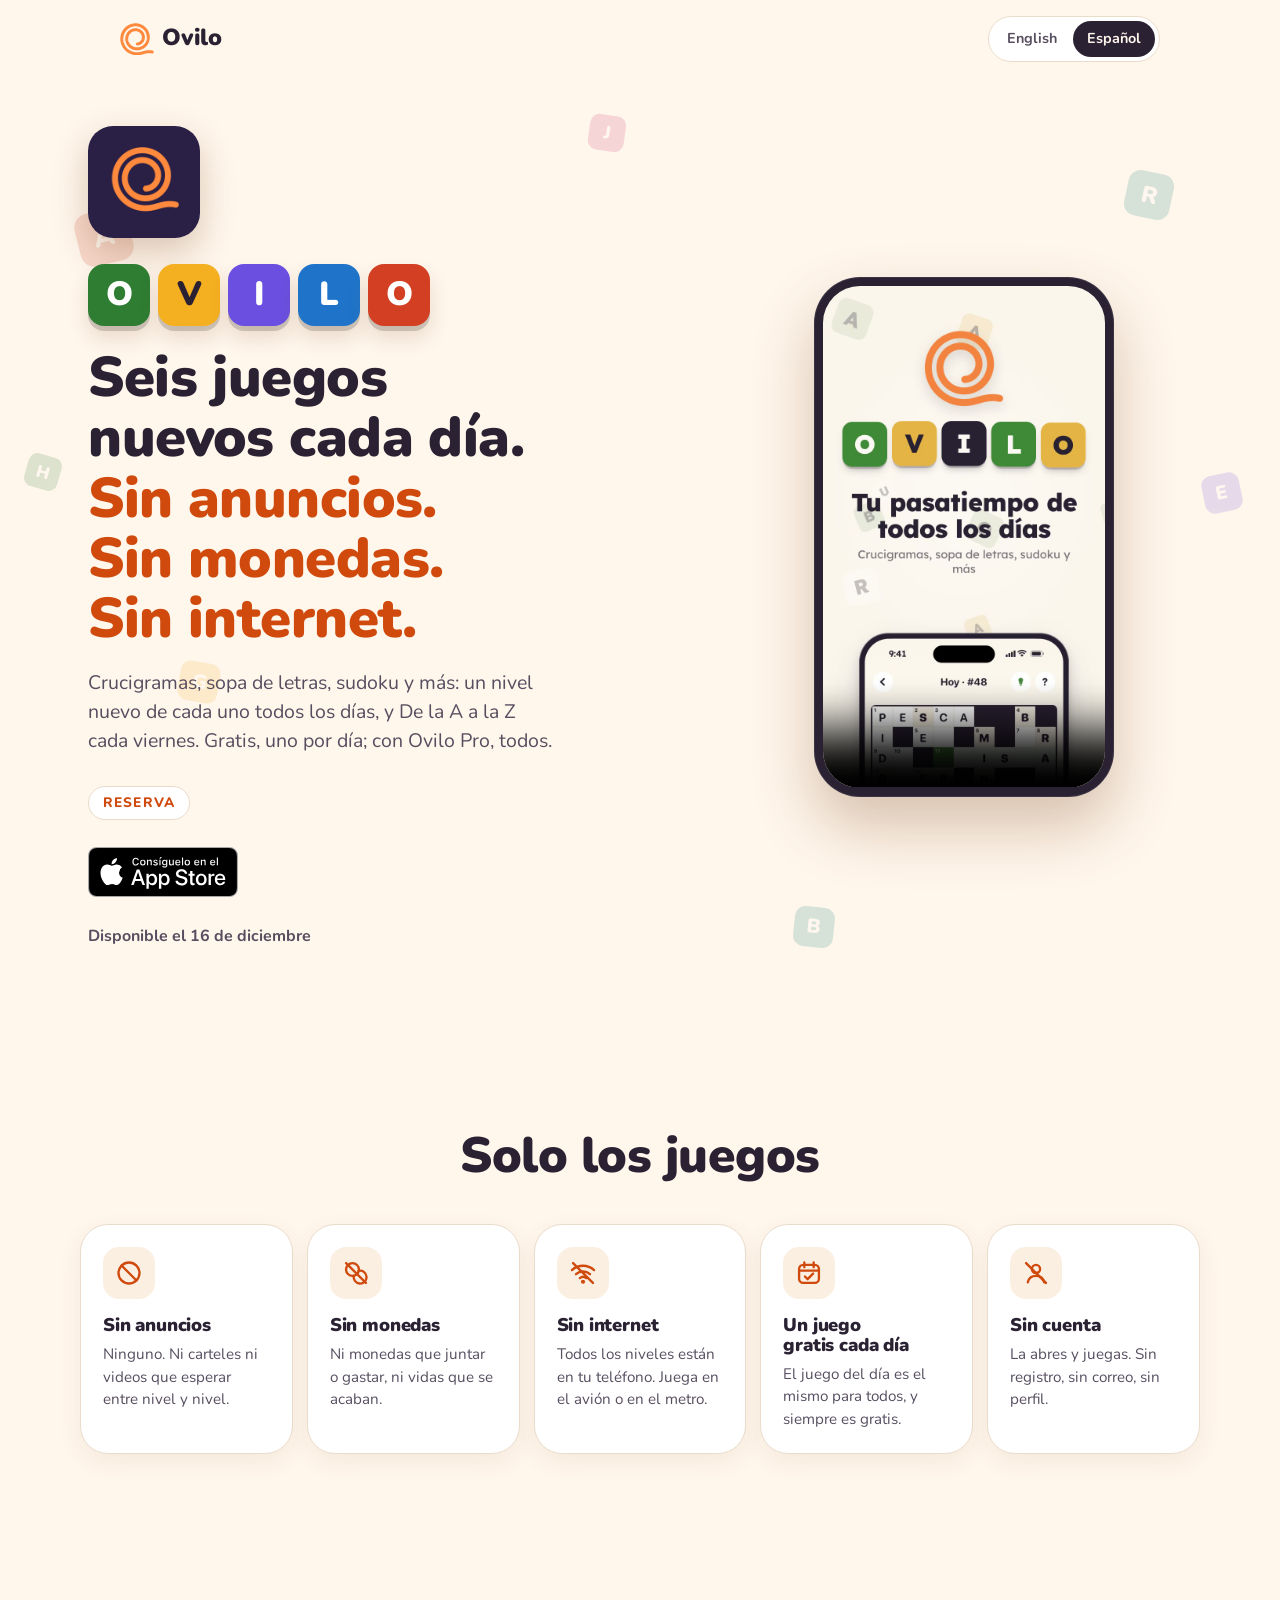
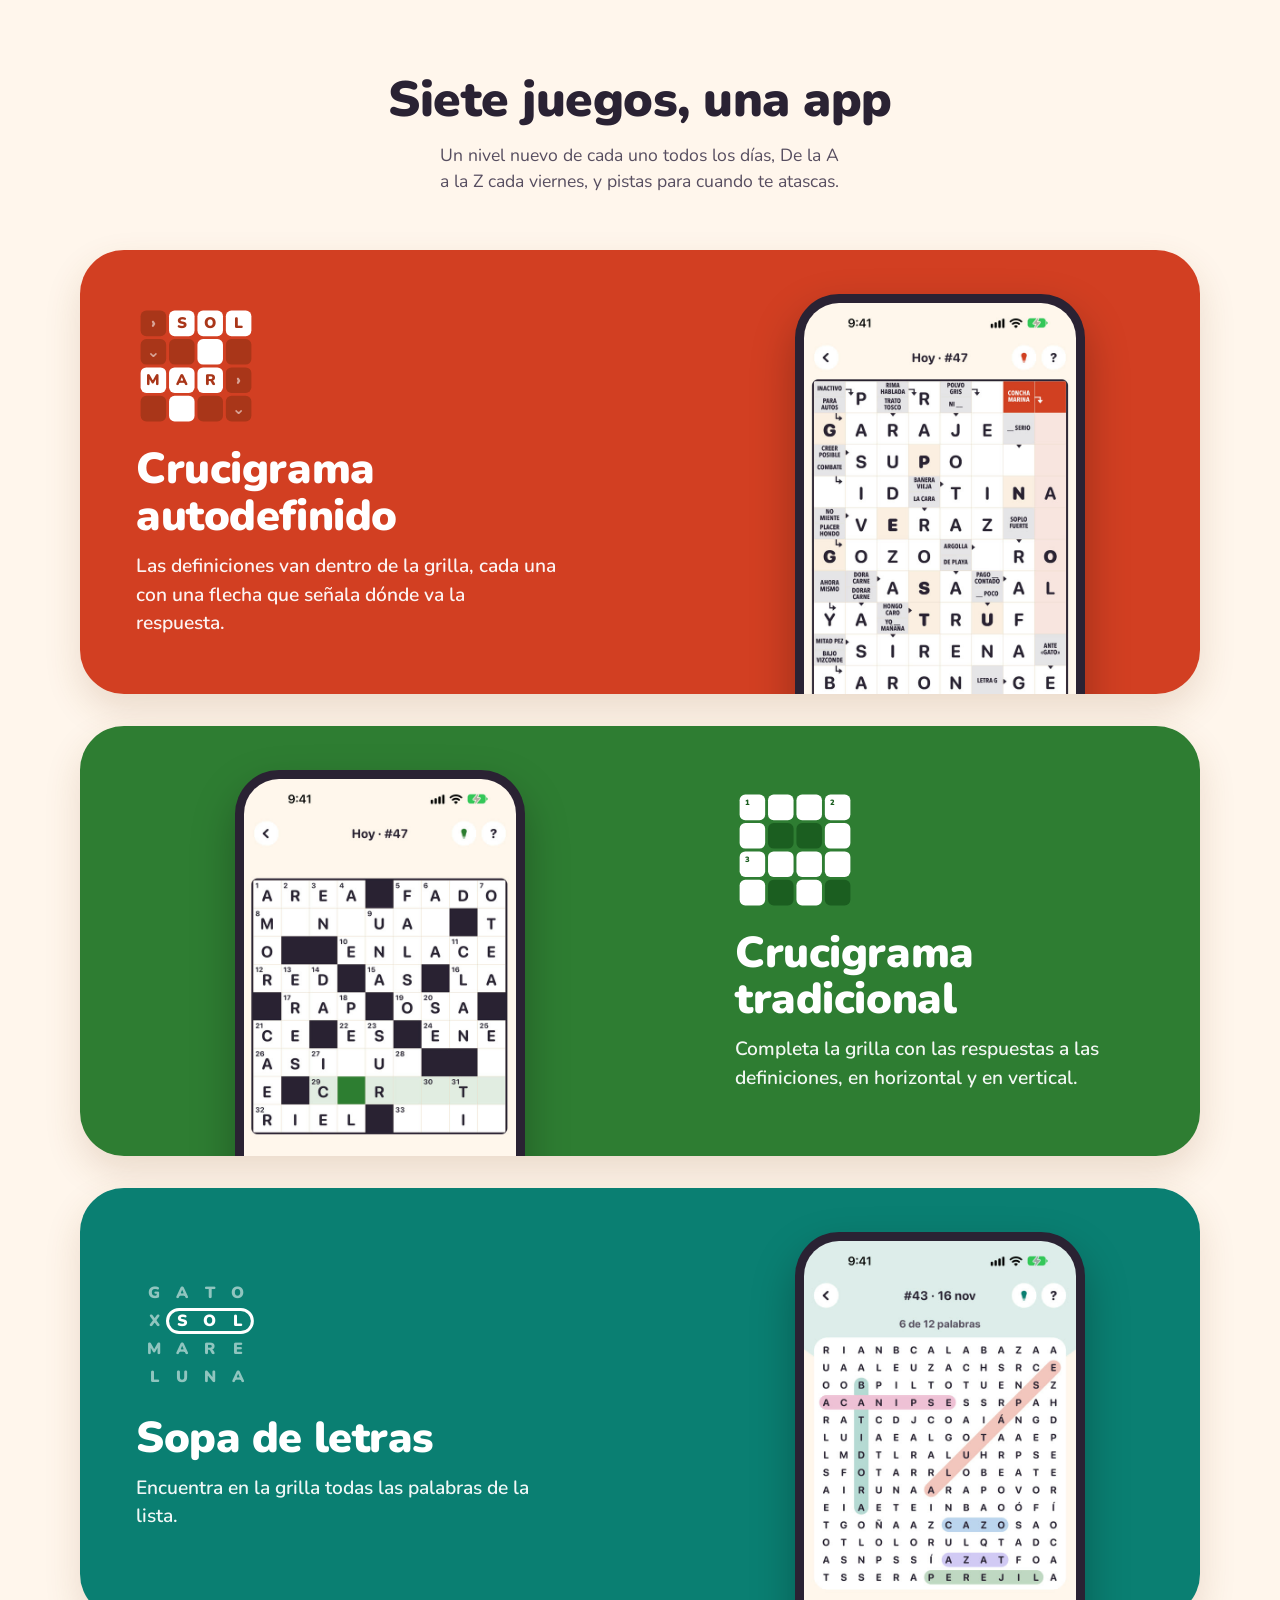
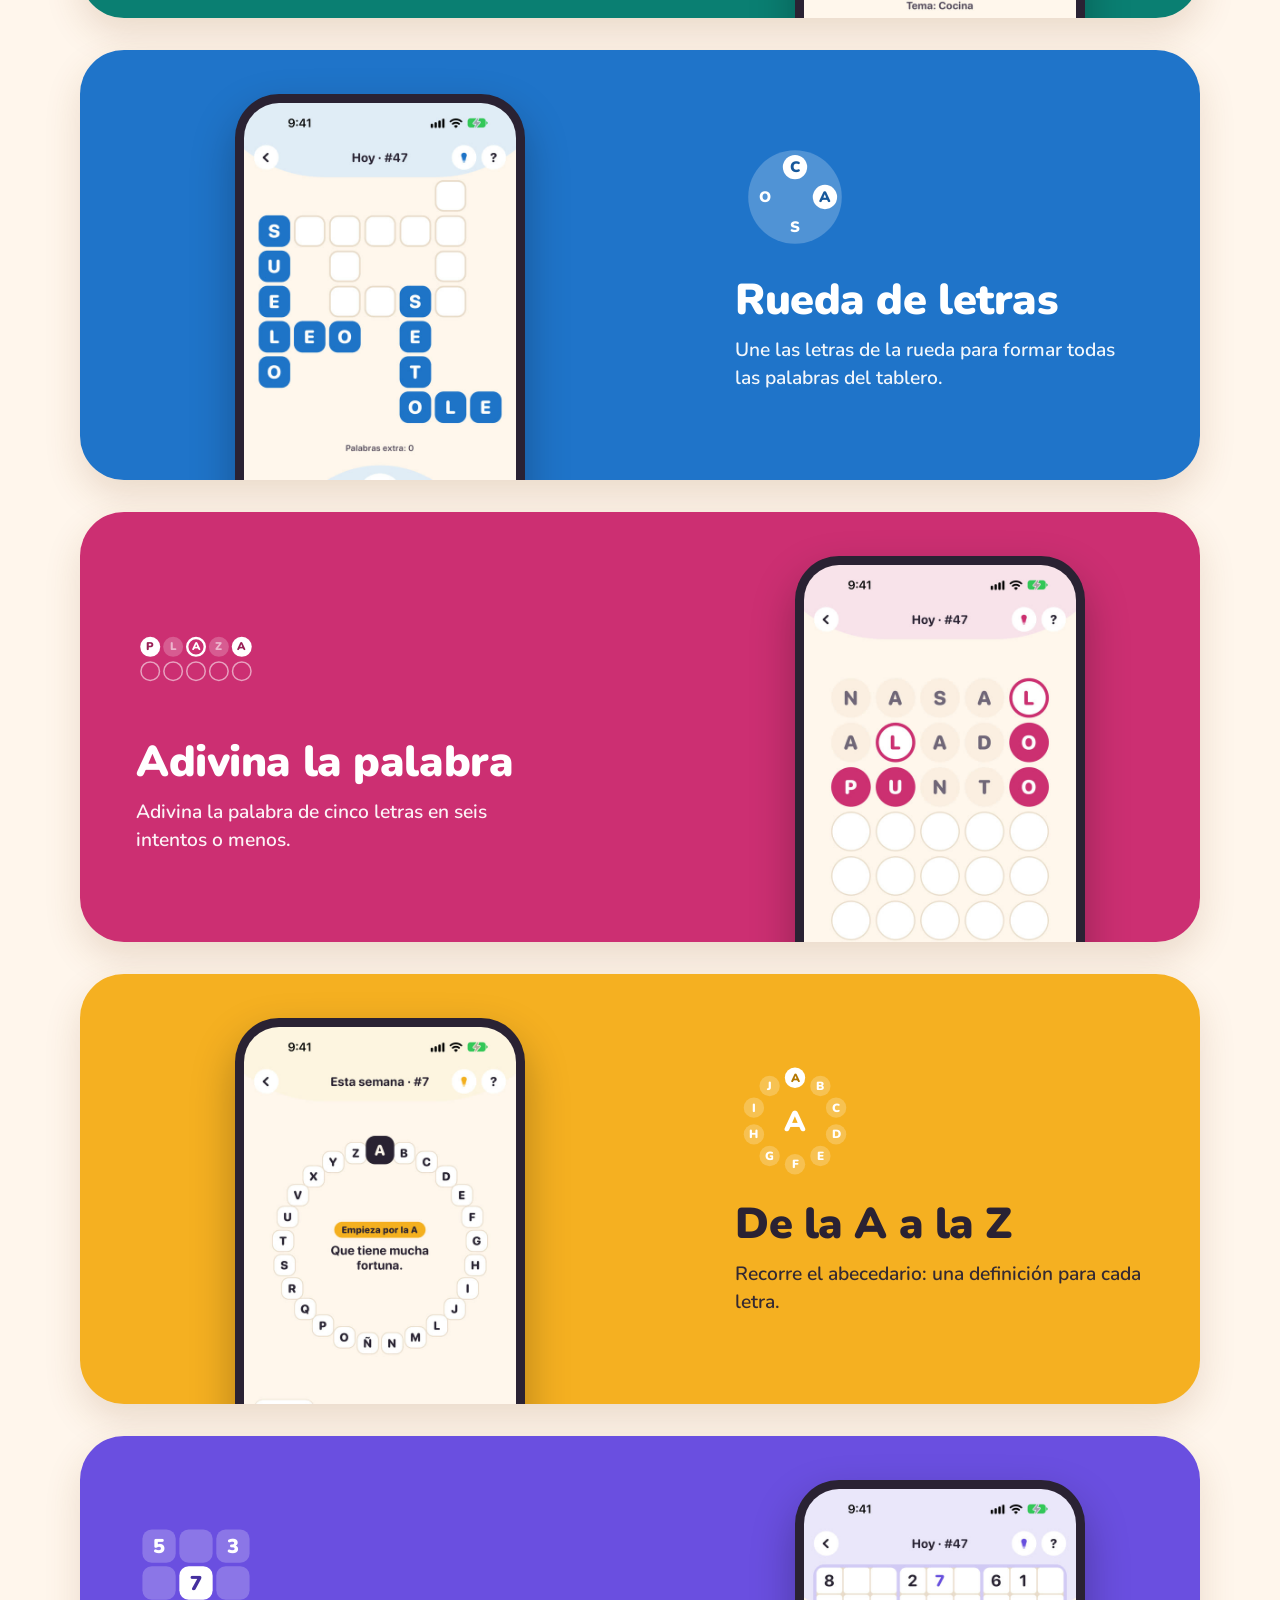
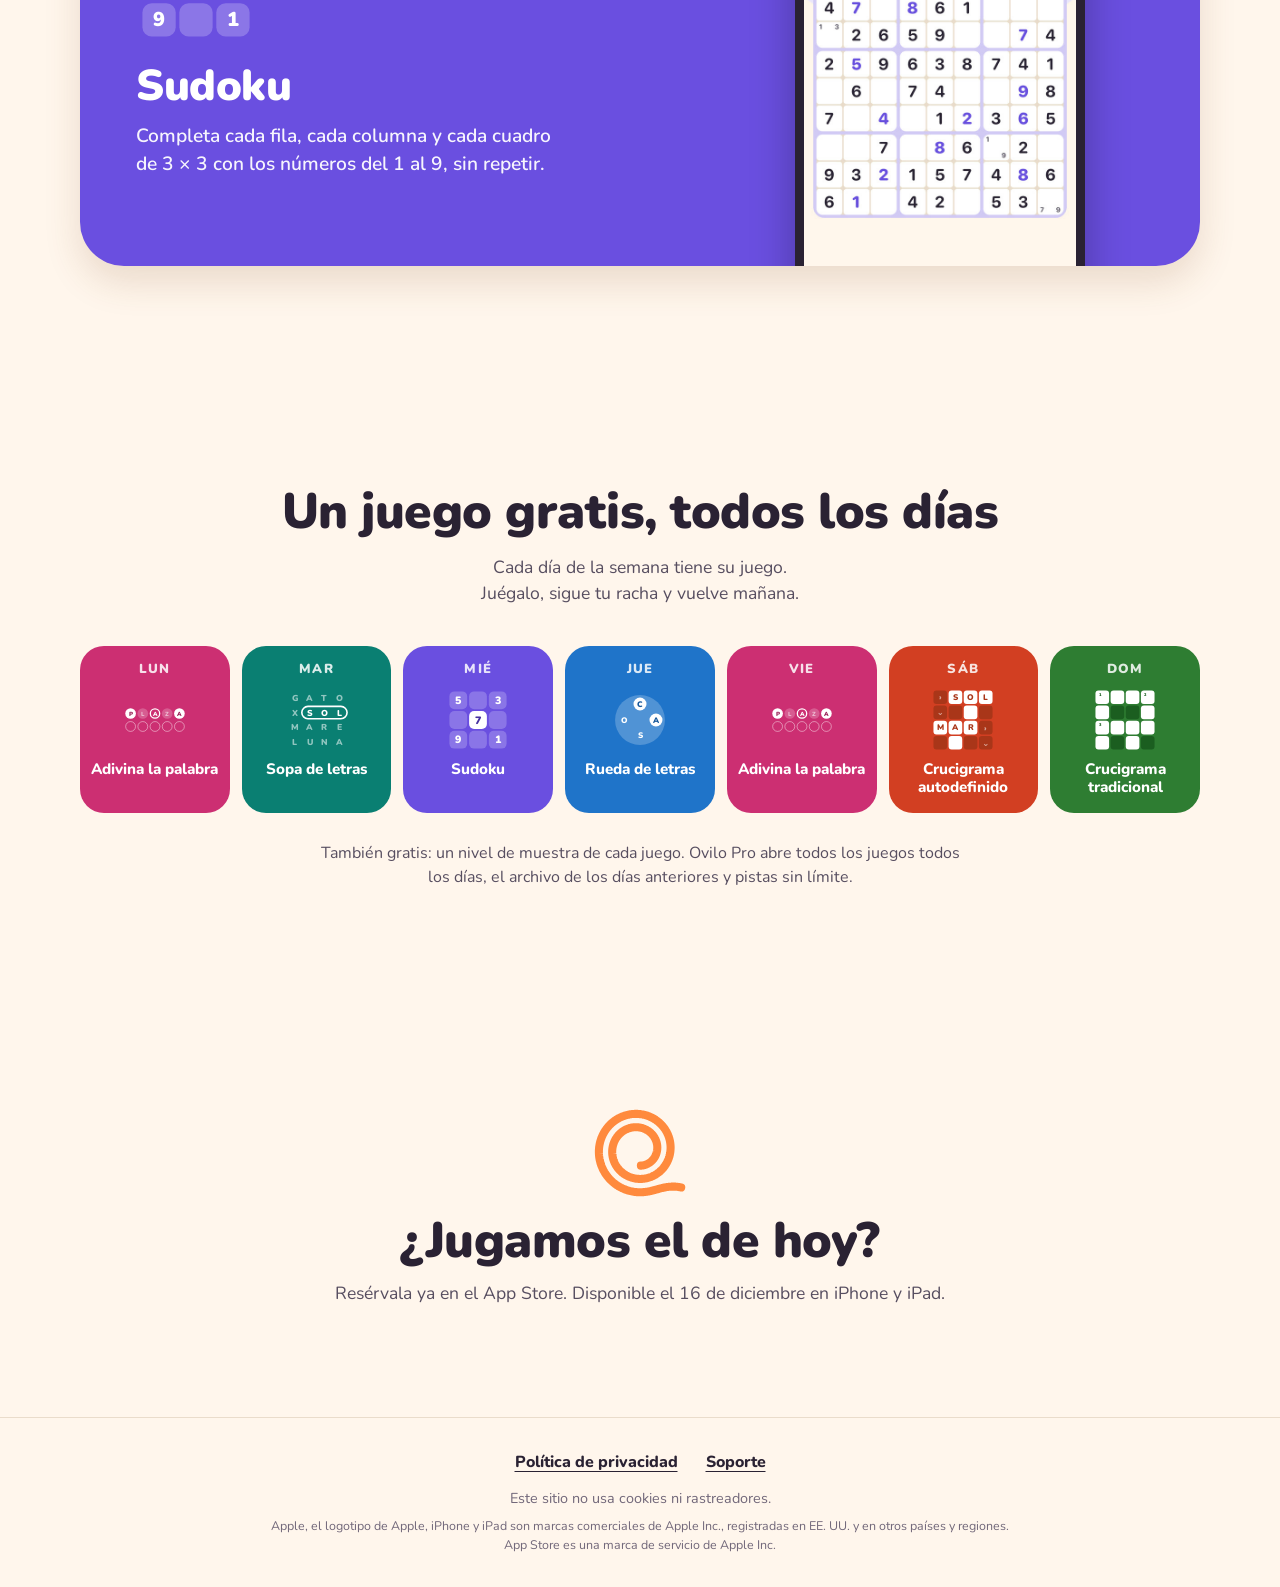
<file: es/index.html>
<!doctype html>
<html lang="es">
<head>
<meta charset="utf-8">
<meta name="viewport" content="width=device-width, initial-scale=1, viewport-fit=cover">
<title>Ovilo — Seis juegos nuevos cada día. Sin anuncios. Sin monedas. Sin internet.</title>
<meta name="description" content="Crucigramas, sopa de letras, rueda de letras, adivina la palabra y sudoku para iPhone: un nivel nuevo de cada uno todos los días, y De la A a la Z cada viernes. Sin anuncios, sin monedas y sin internet.">
<meta name="theme-color" content="#FFF6EC" media="(prefers-color-scheme: light)">
<meta name="theme-color" content="#1A1622" media="(prefers-color-scheme: dark)">
<meta name="color-scheme" content="light dark">
<link rel="alternate" hreflang="en" href="https://ovilo.app/">
<link rel="alternate" hreflang="es" href="https://ovilo.app/es/">
<link rel="alternate" hreflang="x-default" href="https://ovilo.app/">
<meta property="og:type" content="website">
<meta property="og:title" content="Ovilo — Seis juegos nuevos cada día. Sin anuncios. Sin monedas. Sin internet.">
<meta property="og:description" content="Crucigramas, sopa de letras, rueda de letras, adivina la palabra y sudoku para iPhone: un nivel nuevo de cada uno todos los días, y De la A a la Z cada viernes. Sin anuncios, sin monedas y sin internet.">
<meta property="og:image" content="https://ovilo.app/assets/img/og.png">
<meta name="twitter:card" content="summary_large_image">
<link rel="icon" href="../assets/img/favicon.png" type="image/png">
<link rel="apple-touch-icon" href="../assets/img/icon-180.png">
<link rel="preload" href="../assets/fonts/nunito-latin-wght-normal.woff2" as="font" type="font/woff2" crossorigin>
<link rel="stylesheet" href="../assets/site.css">
<script>
// Desde el día de salida, el texto de reserva se va solo.
if (Date.now() >= 1797408000000) document.documentElement.className += ' released';
</script>
<script>
// El idioma del navegador manda la primera vez; después, el que la persona eligió en el selector.
(function () {
  var here = 'es', want;
  try { want = localStorage.getItem('ovilo-lang'); } catch (e) {}
  if (!want && here === 'en') want = /^es\b/i.test(navigator.language || '') ? 'es' : 'en';
  if (want && want !== here && !/[?&]stay\b/.test(location.search)) location.replace('../' + location.hash);
})();
</script>
</head>
<body>
<header class="top">
  <a class="brand" href="./" aria-label="Ovilo"><svg class="symbol" aria-hidden="true" focusable="false" xmlns="http://www.w3.org/2000/svg" viewBox="149 168 524 502"><path d="M416.0 490.6 L418.3 490.5 L420.7 490.3 L423.0 490.0 L425.3 489.7 L427.7 489.3 L430.0 488.9 L432.3 488.4 L434.7 487.8 L437.0 487.2 L439.3 486.5 L441.6 485.8 L443.9 485.0 L446.2 484.1 L448.4 483.2 L450.7 482.2 L452.9 481.2 L455.1 480.1 L457.3 478.9 L459.4 477.7 L461.5 476.4 L463.6 475.0 L465.7 473.6 L467.8 472.2 L469.8 470.7 L471.7 469.1 L473.7 467.5 L475.6 465.8 L477.5 464.1 L479.3 462.3 L481.1 460.5 L482.8 458.6 L484.5 456.6 L486.2 454.7 L487.8 452.6 L489.4 450.6 L490.9 448.4 L492.3 446.3 L493.7 444.1 L495.1 441.8 L496.4 439.5 L497.7 437.2 L498.8 434.8 L500.0 432.4 L501.1 430.0 L502.1 427.5 L503.0 425.0 L503.9 422.4 L504.8 419.9 L505.5 417.3 L506.2 414.7 L506.9 412.0 L507.4 409.3 L507.9 406.7 L508.4 403.9 L508.7 401.2 L509.0 398.5 L509.3 395.7 L509.4 392.9 L509.5 390.2 L509.6 387.4 L509.5 384.6 L509.4 381.8 L509.2 379.0 L508.9 376.2 L508.6 373.4 L508.2 370.5 L507.7 367.7 L507.1 365.0 L506.5 362.2 L505.8 359.4 L505.0 356.6 L504.2 353.9 L503.3 351.1 L502.3 348.4 L501.2 345.7 L500.1 343.0 L498.9 340.4 L497.6 337.7 L496.2 335.1 L494.8 332.5 L493.3 330.0 L491.8 327.5 L490.2 325.0 L488.5 322.5 L486.7 320.1 L484.9 317.8 L483.0 315.4 L481.1 313.1 L479.1 310.9 L477.0 308.7 L474.8 306.6 L472.7 304.5 L470.4 302.4 L468.1 300.4 L465.7 298.5 L463.3 296.6 L460.8 294.8 L458.3 293.0 L455.8 291.3 L453.1 289.7 L450.5 288.1 L447.7 286.6 L445.0 285.1 L442.2 283.7 L439.3 282.4 L436.5 281.2 L433.5 280.0 L430.6 278.9 L427.6 277.9 L424.6 276.9 L421.5 276.0 L418.4 275.2 L415.3 274.5 L412.2 273.9 L409.0 273.3 L405.8 272.8 L402.6 272.4 L399.4 272.1 L396.2 271.8 L392.9 271.6 L389.7 271.6 L386.4 271.6 L383.2 271.6 L379.9 271.8 L376.6 272.0 L373.3 272.4 L370.1 272.8 L366.8 273.3 L363.5 273.9 L360.3 274.5 L357.0 275.3 L353.8 276.1 L350.6 277.1 L347.4 278.1 L344.2 279.1 L341.0 280.3 L337.9 281.6 L334.8 282.9 L331.7 284.3 L328.6 285.8 L325.6 287.4 L322.6 289.1 L319.7 290.8 L316.8 292.6 L313.9 294.5 L311.1 296.5 L308.3 298.5 L305.6 300.6 L302.9 302.8 L300.2 305.1 L297.6 307.4 L295.1 309.8 L292.6 312.3 L290.2 314.9 L287.9 317.5 L285.6 320.2 L283.4 322.9 L281.2 325.7 L279.1 328.6 L277.1 331.5 L275.1 334.4 L273.2 337.5 L271.4 340.6 L269.7 343.7 L268.0 346.9 L266.4 350.1 L264.9 353.4 L263.5 356.7 L262.2 360.1 L260.9 363.5 L259.8 366.9 L258.7 370.4 L257.7 373.9 L256.8 377.5 L255.9 381.0 L255.2 384.6 L254.6 388.3 L254.0 391.9 L253.5 395.6 L253.2 399.3 L252.9 403.0 L252.7 406.7 L252.6 410.4 L252.6 414.2 L252.7 417.9 L252.9 421.7 L253.2 425.4 L253.6 429.2 L254.1 432.9 L254.7 436.6 L255.3 440.4 L256.1 444.1 L257.0 447.8 L257.9 451.5 L259.0 455.2 L260.2 458.8 L261.4 462.4 L262.7 466.0 L264.2 469.6 L265.7 473.1 L267.3 476.7 L269.0 480.1 L270.8 483.6 L272.7 487.0 L274.7 490.3 L276.8 493.6 L279.0 496.9 L281.2 500.1 L283.5 503.3 L285.9 506.4 L288.4 509.4 L291.0 512.4 L293.7 515.4 L296.4 518.2 L299.2 521.0 L302.1 523.8 L305.1 526.4 L308.1 529.0 L311.2 531.6 L314.4 534.0 L317.7 536.4 L321.0 538.7 L324.3 540.9 L327.8 543.0 L331.3 545.1 L334.8 547.0 L338.4 548.9 L342.1 550.7 L345.8 552.4 L349.6 554.0 L353.4 555.5 L357.2 556.9 L361.1 558.3 L365.0 559.5 L369.0 560.6 L373.0 561.7 L377.0 562.6 L381.1 563.4 L385.2 564.1 L389.3 564.8 L393.5 565.3 L397.6 565.7 L401.8 566.0 L406.0 566.2 L410.2 566.3 L414.4 566.3 L418.6 566.2 L422.8 566.0 L427.1 565.7 L431.3 565.2 L435.5 564.7 L439.7 564.0 L443.9 563.3 L448.1 562.4 L452.3 561.4 L456.4 560.3 L460.5 559.2 L464.6 557.9 L468.7 556.5 L472.8 555.0 L476.8 553.4 L480.8 551.6 L484.7 549.8 L488.6 547.9 L492.5 545.9 L496.3 543.8 L500.0 541.5 L503.8 539.2 L507.4 536.8 L511.0 534.3 L514.6 531.7 L518.1 529.0 L521.5 526.2 L524.8 523.3 L528.1 520.3 L531.3 517.3 L534.5 514.1 L537.5 510.9 L540.5 507.6 L543.4 504.2 L546.3 500.7 L549.0 497.2 L551.7 493.5 L554.2 489.8 L556.7 486.1 L559.1 482.2 L561.4 478.3 L563.6 474.4 L565.7 470.4 L567.7 466.3 L569.6 462.1 L571.4 457.9 L573.1 453.7 L574.7 449.4 L576.2 445.1 L577.6 440.7 L578.8 436.3 L580.0 431.8 L581.0 427.3 L582.0 422.8 L582.8 418.2 L583.5 413.6 L584.1 409.0 L584.5 404.4 L584.9 399.7 L585.1 395.1 L585.3 390.4 L585.3 385.7 L585.2 381.0 L584.9 376.3 L584.6 371.6 L584.1 366.9 L583.5 362.3 L582.8 357.6 L582.0 352.9 L581.0 348.3 L579.9 343.6 L578.7 339.0 L577.4 334.4 L576.0 329.9 L574.5 325.3 L572.8 320.8 L571.0 316.4 L569.2 312.0 L567.2 307.6 L565.0 303.2 L562.8 299.0 L560.5 294.7 L558.0 290.5 L555.5 286.4 L552.8 282.4 L550.0 278.4 L547.1 274.4 L544.1 270.6 L541.1 266.8 L537.9 263.0 L534.6 259.4 L531.2 255.8 L527.7 252.3 L524.2 248.9 L520.5 245.6 L516.8 242.4 L513.0 239.2 L509.0 236.2 L505.0 233.2 L501.0 230.4 L496.8 227.6 L492.6 225.0 L488.3 222.4 L483.9 220.0 L479.5 217.6 L475.0 215.4 L470.4 213.3 L465.8 211.3 L461.1 209.4 L456.4 207.6 L451.6 206.0 L446.8 204.5 L441.9 203.0 L437.0 201.8 L432.0 200.6 L427.0 199.5 L422.0 198.6 L416.9 197.8 L411.9 197.2 L406.8 196.6 L401.6 196.2 L396.5 195.9 L391.4 195.8 L386.2 195.8 L381.0 195.9 L375.9 196.1 L370.7 196.5 L365.5 197.0 L360.4 197.6 L355.2 198.4 L350.1 199.3 L345.0 200.3 L339.9 201.5 L334.8 202.8 L329.7 204.2 L324.7 205.7 L319.7 207.4 L314.8 209.2 L309.9 211.1 L305.0 213.2 L300.2 215.4 L295.4 217.7 L290.7 220.1 L286.0 222.7 L281.4 225.3 L276.9 228.1 L272.4 231.0 L268.0 234.1 L263.7 237.2 L259.4 240.5 L255.3 243.8 L251.2 247.3 L247.1 250.9 L243.2 254.6 L239.4 258.4 L235.6 262.3 L232.0 266.3 L228.4 270.4 L225.0 274.5 L221.6 278.8 L218.3 283.2 L215.2 287.6 L212.2 292.2 L209.2 296.8 L206.4 301.5 L203.7 306.3 L201.2 311.1 L198.7 316.0 L196.4 321.0 L194.2 326.1 L192.1 331.2 L190.1 336.3 L188.3 341.6 L186.6 346.8 L185.0 352.2 L183.6 357.5 L182.3 362.9 L181.1 368.4 L180.1 373.9 L179.2 379.4 L178.4 384.9 L177.8 390.5 L177.4 396.1 L177.0 401.7 L176.8 407.3 L176.8 413.0 L176.9 418.6 L177.1 424.3 L177.5 429.9 L178.0 435.5 L178.7 441.2 L179.5 446.8 L180.4 452.4 L181.5 458.0 L182.8 463.6 L184.2 469.1 L185.7 474.6 L187.3 480.1 L189.1 485.6 L191.1 491.0 L193.2 496.3 L195.4 501.6 L197.7 506.9 L200.2 512.1 L202.9 517.3 L205.6 522.3 L208.5 527.4 L211.5 532.3 L214.7 537.2 L217.9 542.0 L221.3 546.8 L224.9 551.4 L228.5 556.0 L232.3 560.4 L236.1 564.8 L240.1 569.1 L244.2 573.3 L248.5 577.4 L252.8 581.4 L257.2 585.3 L261.7 589.1 L266.4 592.8 L271.1 596.3 L275.9 599.8 L280.8 603.1 L285.8 606.3 L290.9 609.4 L296.1 612.3 L301.4 615.2 L306.7 617.9 L312.1 620.4 L317.6 622.8 L323.1 625.1 L328.7 627.3 L334.4 629.3 L340.1 631.2 L345.9 632.9 L351.7 634.5 L357.5 635.9 L363.5 637.2 L369.4 638.4 L375.4 639.4 L381.4 640.2 L387.4 640.9 L393.5 641.5 L399.6 641.9 L405.7 642.1 L411.8 642.2 L417.9 642.1 L424.0 641.9 L430.1 641.5 L436.3 641.0 L442.4 640.3 L445.3 639.9 L448.3 639.5 L451.3 639.1 L454.2 638.6 L457.2 638.1 L460.2 637.6 L463.1 637.0 L466.0 636.4 L469.0 635.8 L471.9 635.2 L474.8 634.5 L477.8 633.8 L480.7 633.1 L483.6 632.4 L486.5 631.7 L489.4 630.9 L492.3 630.2 L495.2 629.4 L498.1 628.6 L501.0 627.8 L503.9 627.0 L506.8 626.2 L509.7 625.4 L512.5 624.5 L515.4 623.7 L518.3 622.9 L521.2 622.1 L524.1 621.3 L527.0 620.5 L529.9 619.8 L532.8 619.1 L535.7 618.3 L538.6 617.7 L541.6 617.0 L544.5 616.4 L547.4 615.7 L550.4 615.2 L553.3 614.6 L556.3 614.1 L559.2 613.6 L562.2 613.1 L565.2 612.6 L568.1 612.2 L571.1 611.8 L574.1 611.5 L577.1 611.2 L580.1 610.9 L583.1 610.7 L586.1 610.4 L589.0 610.3 L592.0 610.1 L595.0 610.0 L598.0 610.0 L601.0 610.0 L604.0 610.0 L607.0 610.1 L610.0 610.2 L613.0 610.3 L616.0 610.5 L619.0 610.8 L622.0 611.1 L625.0 611.4 L628.0 611.8 L630.9 612.2 L633.9 612.7 L636.8 613.3 L639.8 613.8 L642.7 614.5 L645.6 615.2" fill="none" stroke="currentColor" stroke-width="46" stroke-linecap="round" stroke-linejoin="round"></path></svg><span>Ovilo</span></a>
  <nav class="langs" aria-label="Idioma">
    <a href="../" data-lang="en" lang="en">English</a>
    <a href="./" data-lang="es" lang="es" aria-current="page">Español</a>
  </nav>
</header>

<main>
  <section class="hero">
    <div class="floaters" aria-hidden="true"><span style="left:6%;top:14%;--s:54px;--r:-14deg;--g:#D23F22;--d:0s">A</span><span style="left:88%;top:10%;--s:46px;--r:12deg;--g:#0A7F72;--d:-1.7s">R</span><span style="left:14%;top:62%;--s:40px;--r:10deg;--g:#F5B021;--d:-3.4s">G</span><span style="left:80%;top:70%;--s:52px;--r:-9deg;--g:#1F74C9;--d:-5.1s">U</span><span style="left:46%;top:4%;--s:36px;--r:8deg;--g:#CC2F72;--d:-6.8s">J</span><span style="left:94%;top:42%;--s:38px;--r:-12deg;--g:#6A4FE0;--d:-8.5s">E</span><span style="left:2%;top:40%;--s:34px;--r:16deg;--g:#2E7D32;--d:-10.2s">H</span><span style="left:62%;top:88%;--s:40px;--r:6deg;--g:#0A7F72;--d:-11.9s">B</span></div>
    <div class="hero-text">
      <img class="app-icon" src="../assets/img/icon-256.png" width="112" height="112" alt="">
      <p class="wordmark" aria-label="Ovilo"><span aria-hidden="true" style="--g:#2E7D32;--on:#FFFFFF;--i:0">O</span><span aria-hidden="true" style="--g:#F5B021;--on:#2A2233;--i:1">V</span><span aria-hidden="true" style="--g:#6A4FE0;--on:#FFFFFF;--i:2">I</span><span aria-hidden="true" style="--g:#1F74C9;--on:#FFFFFF;--i:3">L</span><span aria-hidden="true" style="--g:#D23F22;--on:#FFFFFF;--i:4">O</span></p>
      <h1><span>Seis juegos nuevos cada día.</span> <span class="accent">Sin anuncios.</span> <span class="accent">Sin monedas.</span> <span class="accent">Sin internet.</span></h1>
      <p class="sub">Crucigramas, sopa de letras, sudoku y más: un nivel nuevo de cada uno todos los días, y De la A a la Z cada viernes. Gratis, uno por día; con Ovilo Pro, todos.</p>
      <a class="store" href="https://apps.apple.com/app/apple-store/id6834930963?pt=354277&amp;mt=8&amp;ct=web"><span class="soon pre">Reserva</span><img class="badge" src="../assets/img/app-store-badge-es.svg" width="150" height="50" alt="Descárgalo en el App Store"><span class="store-date pre">Disponible el 16 de diciembre</span></a>
    </div>
    <div class="hero-video">
      <div class="phone"><video class="screen" src="../assets/video/ovilo-promo-es.mp4" poster="../assets/video/poster.jpg" width="720" height="1280" autoplay muted loop playsinline controls preload="metadata" aria-label="Ovilo en 30 segundos"></video></div>
      
    </div>
  </section>

  <section class="why">
    <h2 class="reveal">Solo los juegos</h2>
    <ul class="why-grid">
      <li class="reveal" style="--i:0"><span class="why-icon"><svg viewBox="0 0 24 24" aria-hidden="true" focusable="false" fill="none" stroke="currentColor" stroke-width="2" stroke-linecap="round" stroke-linejoin="round"><circle cx="12" cy="12" r="9"/><path d="M5.6 5.6l12.8 12.8"/></svg></span><h3>Sin anuncios</h3><p>Ninguno. Ni carteles ni videos que esperar entre nivel y nivel.</p></li>
      <li class="reveal" style="--i:1"><span class="why-icon"><svg viewBox="0 0 24 24" aria-hidden="true" focusable="false" fill="none" stroke="currentColor" stroke-width="2" stroke-linecap="round" stroke-linejoin="round"><circle cx="9" cy="9" r="5.5"/><path d="M14.2 10.2a5.5 5.5 0 1 1-4 4"/><path d="M3.5 3.5l17 17"/></svg></span><h3>Sin monedas</h3><p>Ni monedas que juntar o gastar, ni vidas que se acaban.</p></li>
      <li class="reveal" style="--i:2"><span class="why-icon"><svg viewBox="0 0 24 24" aria-hidden="true" focusable="false" fill="none" stroke="currentColor" stroke-width="2" stroke-linecap="round" stroke-linejoin="round"><path d="M2.5 9.5a14 14 0 0 1 19 0"/><path d="M6 13a9 9 0 0 1 12 0"/><path d="M9.3 16.4a4.2 4.2 0 0 1 5.4 0"/><circle cx="12" cy="19.5" r=".8" fill="currentColor"/><path d="M3.5 3.5l17 17"/></svg></span><h3>Sin internet</h3><p>Todos los niveles están en tu teléfono. Juega en el avión o en el metro.</p></li>
      <li class="reveal" style="--i:3"><span class="why-icon"><svg viewBox="0 0 24 24" aria-hidden="true" focusable="false" fill="none" stroke="currentColor" stroke-width="2" stroke-linecap="round" stroke-linejoin="round"><rect x="3.5" y="5" width="17" height="15.5" rx="3.5"/><path d="M8 3v4M16 3v4M3.5 10h17"/><path d="M8.5 15l2.3 2.3 4.7-4.8"/></svg></span><h3>Un juego gratis cada día</h3><p>El juego del día es el mismo para todos, y siempre es gratis.</p></li>
      <li class="reveal" style="--i:4"><span class="why-icon"><svg viewBox="0 0 24 24" aria-hidden="true" focusable="false" fill="none" stroke="currentColor" stroke-width="2" stroke-linecap="round" stroke-linejoin="round"><circle cx="12" cy="8.5" r="3.5"/><path d="M5 20c.8-3.6 3.6-5.5 7-5.5s6.2 1.9 7 5.5"/><path d="M3.5 3.5l17 17"/></svg></span><h3>Sin cuenta</h3><p>La abres y juegas. Sin registro, sin correo, sin perfil.</p></li>
    </ul>
  </section>

  <section class="games">
    <h2 class="reveal">Siete juegos, una app</h2>
    <p class="lead reveal">Un nivel nuevo de cada uno todos los días, De la A a la Z cada viernes, y pistas para cuando te atascas.</p>
    <div class="game-list">
      <article class="game reveal" style="--g:#D23F22;--deep:#A93619;--on:#FFFFFF">
        <div class="game-text">
          <svg class="art" viewBox="0 0 120 120" aria-hidden="true" focusable="false"><rect x="4.62" y="4.62" width="25.53" height="25.53" rx="5.62" fill="#A93619"/><text x="17.38" y="17.38" font-size="15.83" fill="rgba(255,255,255,.55)" text-anchor="middle" dominant-baseline="central">›</text><rect x="33.03" y="4.62" width="25.53" height="25.53" rx="5.62" fill="#FFFFFF"/><text x="45.79" y="17.38" font-size="15.32" fill="#A93619" text-anchor="middle" dominant-baseline="central">S</text><rect x="61.44" y="4.62" width="25.53" height="25.53" rx="5.62" fill="#FFFFFF"/><text x="74.21" y="17.38" font-size="15.32" fill="#A93619" text-anchor="middle" dominant-baseline="central">O</text><rect x="89.85" y="4.62" width="25.53" height="25.53" rx="5.62" fill="#FFFFFF"/><text x="102.62" y="17.38" font-size="15.32" fill="#A93619" text-anchor="middle" dominant-baseline="central">L</text><rect x="4.62" y="33.03" width="25.53" height="25.53" rx="5.62" fill="#A93619"/><text x="17.38" y="45.79" font-size="15.83" fill="rgba(255,255,255,.55)" text-anchor="middle" dominant-baseline="central">⌄</text><rect x="33.03" y="33.03" width="25.53" height="25.53" rx="5.62" fill="#A93619"/><rect x="61.44" y="33.03" width="25.53" height="25.53" rx="5.62" fill="#FFFFFF"/><rect x="89.85" y="33.03" width="25.53" height="25.53" rx="5.62" fill="#A93619"/><rect x="4.62" y="61.44" width="25.53" height="25.53" rx="5.62" fill="#FFFFFF"/><text x="17.38" y="74.21" font-size="15.32" fill="#A93619" text-anchor="middle" dominant-baseline="central">M</text><rect x="33.03" y="61.44" width="25.53" height="25.53" rx="5.62" fill="#FFFFFF"/><text x="45.79" y="74.21" font-size="15.32" fill="#A93619" text-anchor="middle" dominant-baseline="central">A</text><rect x="61.44" y="61.44" width="25.53" height="25.53" rx="5.62" fill="#FFFFFF"/><text x="74.21" y="74.21" font-size="15.32" fill="#A93619" text-anchor="middle" dominant-baseline="central">R</text><rect x="89.85" y="61.44" width="25.53" height="25.53" rx="5.62" fill="#A93619"/><text x="102.62" y="74.21" font-size="15.83" fill="rgba(255,255,255,.55)" text-anchor="middle" dominant-baseline="central">›</text><rect x="4.62" y="89.85" width="25.53" height="25.53" rx="5.62" fill="#A93619"/><rect x="33.03" y="89.85" width="25.53" height="25.53" rx="5.62" fill="#FFFFFF"/><rect x="61.44" y="89.85" width="25.53" height="25.53" rx="5.62" fill="#A93619"/><rect x="89.85" y="89.85" width="25.53" height="25.53" rx="5.62" fill="#A93619"/><text x="102.62" y="102.62" font-size="15.83" fill="rgba(255,255,255,.55)" text-anchor="middle" dominant-baseline="central">⌄</text></svg>
          <h3>Crucigrama autodefinido</h3>
          <p>Las definiciones van dentro de la grilla, cada una con una flecha que señala dónde va la respuesta.</p>
        </div>
        <div class="game-shot">
          <div class="phone"><img class="screen" src="../assets/shots/es/crosswordAuto.jpg" width="600" height="1304" loading="lazy" decoding="async" alt="Ovilo en el iPhone: Crucigrama autodefinido"></div>
        </div>
      </article>
      <article class="game reveal flip" style="--g:#2E7D32;--deep:#1B5E20;--on:#FFFFFF">
        <div class="game-text">
          <svg class="art" viewBox="0 0 120 120" aria-hidden="true" focusable="false"><rect x="4.62" y="4.62" width="25.53" height="25.53" rx="5.62" fill="#FFFFFF"/><text x="12.28" y="12.28" font-size="7.66" fill="#1B5E20" text-anchor="middle" dominant-baseline="central">1</text><rect x="33.03" y="4.62" width="25.53" height="25.53" rx="5.62" fill="#FFFFFF"/><rect x="61.44" y="4.62" width="25.53" height="25.53" rx="5.62" fill="#FFFFFF"/><rect x="89.85" y="4.62" width="25.53" height="25.53" rx="5.62" fill="#FFFFFF"/><text x="97.51" y="12.28" font-size="7.66" fill="#1B5E20" text-anchor="middle" dominant-baseline="central">2</text><rect x="4.62" y="33.03" width="25.53" height="25.53" rx="5.62" fill="#FFFFFF"/><rect x="33.03" y="33.03" width="25.53" height="25.53" rx="5.62" fill="#1B5E20"/><rect x="61.44" y="33.03" width="25.53" height="25.53" rx="5.62" fill="#1B5E20"/><rect x="89.85" y="33.03" width="25.53" height="25.53" rx="5.62" fill="#FFFFFF"/><rect x="4.62" y="61.44" width="25.53" height="25.53" rx="5.62" fill="#FFFFFF"/><text x="12.28" y="69.1" font-size="7.66" fill="#1B5E20" text-anchor="middle" dominant-baseline="central">3</text><rect x="33.03" y="61.44" width="25.53" height="25.53" rx="5.62" fill="#FFFFFF"/><rect x="61.44" y="61.44" width="25.53" height="25.53" rx="5.62" fill="#FFFFFF"/><rect x="89.85" y="61.44" width="25.53" height="25.53" rx="5.62" fill="#FFFFFF"/><rect x="4.62" y="89.85" width="25.53" height="25.53" rx="5.62" fill="#FFFFFF"/><rect x="33.03" y="89.85" width="25.53" height="25.53" rx="5.62" fill="#1B5E20"/><rect x="61.44" y="89.85" width="25.53" height="25.53" rx="5.62" fill="#FFFFFF"/><rect x="89.85" y="89.85" width="25.53" height="25.53" rx="5.62" fill="#1B5E20"/></svg>
          <h3>Crucigrama tradicional</h3>
          <p>Completa la grilla con las respuestas a las definiciones, en horizontal y en vertical.</p>
        </div>
        <div class="game-shot">
          <div class="phone"><img class="screen" src="../assets/shots/es/crosswordClassic.jpg" width="600" height="1304" loading="lazy" decoding="async" alt="Ovilo en el iPhone: Crucigrama tradicional"></div>
        </div>
      </article>
      <article class="game reveal" style="--g:#0A7F72;--deep:#086358;--on:#FFFFFF">
        <div class="game-text">
          <svg class="art" viewBox="0 0 120 120" aria-hidden="true" focusable="false"><text x="18.17" y="18.17" font-size="16.17" fill="rgba(255,255,255,.55)" text-anchor="middle" dominant-baseline="central">G</text><text x="46.06" y="18.17" font-size="16.17" fill="rgba(255,255,255,.55)" text-anchor="middle" dominant-baseline="central">A</text><text x="73.94" y="18.17" font-size="16.17" fill="rgba(255,255,255,.55)" text-anchor="middle" dominant-baseline="central">T</text><text x="101.83" y="18.17" font-size="16.17" fill="rgba(255,255,255,.55)" text-anchor="middle" dominant-baseline="central">O</text><text x="18.17" y="46.06" font-size="16.17" fill="rgba(255,255,255,.55)" text-anchor="middle" dominant-baseline="central">X</text><text x="46.06" y="46.06" font-size="16.17" fill="#FFFFFF" text-anchor="middle" dominant-baseline="central">S</text><text x="73.94" y="46.06" font-size="16.17" fill="#FFFFFF" text-anchor="middle" dominant-baseline="central">O</text><text x="101.83" y="46.06" font-size="16.17" fill="#FFFFFF" text-anchor="middle" dominant-baseline="central">L</text><text x="18.17" y="73.94" font-size="16.17" fill="rgba(255,255,255,.55)" text-anchor="middle" dominant-baseline="central">M</text><text x="46.06" y="73.94" font-size="16.17" fill="rgba(255,255,255,.55)" text-anchor="middle" dominant-baseline="central">A</text><text x="73.94" y="73.94" font-size="16.17" fill="rgba(255,255,255,.55)" text-anchor="middle" dominant-baseline="central">R</text><text x="101.83" y="73.94" font-size="16.17" fill="rgba(255,255,255,.55)" text-anchor="middle" dominant-baseline="central">E</text><text x="18.17" y="101.83" font-size="16.17" fill="rgba(255,255,255,.55)" text-anchor="middle" dominant-baseline="central">L</text><text x="46.06" y="101.83" font-size="16.17" fill="rgba(255,255,255,.55)" text-anchor="middle" dominant-baseline="central">U</text><text x="73.94" y="101.83" font-size="16.17" fill="rgba(255,255,255,.55)" text-anchor="middle" dominant-baseline="central">N</text><text x="101.83" y="101.83" font-size="16.17" fill="rgba(255,255,255,.55)" text-anchor="middle" dominant-baseline="central">A</text><rect x="31.51" y="34.51" width="84.86" height="23.09" rx="11.54" fill="none" stroke="#FFFFFF" stroke-width="3"/></svg>
          <h3>Sopa de letras</h3>
          <p>Encuentra en la grilla todas las palabras de la lista.</p>
        </div>
        <div class="game-shot">
          <div class="phone"><img class="screen" src="../assets/shots/es/wordsearch.jpg" width="600" height="1304" loading="lazy" decoding="async" alt="Ovilo en el iPhone: Sopa de letras"></div>
        </div>
      </article>
      <article class="game reveal flip" style="--g:#1F74C9;--deep:#17589B;--on:#FFFFFF">
        <div class="game-text">
          <svg class="art" viewBox="0 0 120 120" aria-hidden="true" focusable="false"><circle cx="60" cy="60" r="46.8" fill="rgba(255,255,255,.22)"/><circle cx="60" cy="30.05" r="12.17" fill="#FFFFFF"/><text x="60" y="30.05" font-size="15.09" fill="#17589B" text-anchor="middle" dominant-baseline="central">C</text><circle cx="89.95" cy="60" r="12.17" fill="#FFFFFF"/><text x="89.95" y="60" font-size="15.09" fill="#17589B" text-anchor="middle" dominant-baseline="central">A</text><text x="60" y="89.95" font-size="15.09" fill="#FFFFFF" text-anchor="middle" dominant-baseline="central">S</text><text x="30.05" y="60" font-size="15.09" fill="#FFFFFF" text-anchor="middle" dominant-baseline="central">O</text></svg>
          <h3>Rueda de letras</h3>
          <p>Une las letras de la rueda para formar todas las palabras del tablero.</p>
        </div>
        <div class="game-shot">
          <div class="phone"><img class="screen" src="../assets/shots/es/wordconnect.jpg" width="600" height="1304" loading="lazy" decoding="async" alt="Ovilo en el iPhone: Rueda de letras"></div>
        </div>
      </article>
      <article class="game reveal" style="--g:#CC2F72;--deep:#981F55;--on:#FFFFFF">
        <div class="game-text">
          <svg class="art" viewBox="0 0 120 120" aria-hidden="true" focusable="false"><circle cx="14.24" cy="47.84" r="10" fill="#FFFFFF"/><text x="14.24" y="47.84" font-size="11.2" fill="#981F55" text-anchor="middle" dominant-baseline="central">P</text><circle cx="14.24" cy="72.16" r="9.25" fill="none" stroke="rgba(255,255,255,.55)" stroke-width="1.5"/><circle cx="37.12" cy="47.84" r="10" fill="rgba(255,255,255,.22)"/><text x="37.12" y="47.84" font-size="11.2" fill="rgba(255,255,255,.55)" text-anchor="middle" dominant-baseline="central">L</text><circle cx="37.12" cy="72.16" r="9.25" fill="none" stroke="rgba(255,255,255,.55)" stroke-width="1.5"/><circle cx="60" cy="47.84" r="8.8" fill="none" stroke="#FFFFFF" stroke-width="2.4"/><text x="60" y="47.84" font-size="11.2" fill="#FFFFFF" text-anchor="middle" dominant-baseline="central">A</text><circle cx="60" cy="72.16" r="9.25" fill="none" stroke="rgba(255,255,255,.55)" stroke-width="1.5"/><circle cx="82.88" cy="47.84" r="10" fill="rgba(255,255,255,.22)"/><text x="82.88" y="47.84" font-size="11.2" fill="rgba(255,255,255,.55)" text-anchor="middle" dominant-baseline="central">Z</text><circle cx="82.88" cy="72.16" r="9.25" fill="none" stroke="rgba(255,255,255,.55)" stroke-width="1.5"/><circle cx="105.76" cy="47.84" r="10" fill="#FFFFFF"/><text x="105.76" y="47.84" font-size="11.2" fill="#981F55" text-anchor="middle" dominant-baseline="central">A</text><circle cx="105.76" cy="72.16" r="9.25" fill="none" stroke="rgba(255,255,255,.55)" stroke-width="1.5"/></svg>
          <h3>Adivina la palabra</h3>
          <p>Adivina la palabra de cinco letras en seis intentos o menos.</p>
        </div>
        <div class="game-shot">
          <div class="phone"><img class="screen" src="../assets/shots/es/wordguess.jpg" width="600" height="1304" loading="lazy" decoding="async" alt="Ovilo en el iPhone: Adivina la palabra"></div>
        </div>
      </article>
      <article class="game reveal flip" style="--g:#F5B021;--deep:#B37600;--on:#2A2233">
        <div class="game-text">
          <svg class="art" viewBox="0 0 120 120" aria-hidden="true" focusable="false"><circle cx="60" cy="16.8" r="10.2" fill="#FFFFFF"/><text x="60" y="16.8" font-size="11.83" fill="#B37600" text-anchor="middle" dominant-baseline="central">A</text><circle cx="85.39" cy="25.05" r="10.2" fill="rgba(255,255,255,.22)"/><text x="85.39" y="25.05" font-size="11.83" fill="#FFFFFF" text-anchor="middle" dominant-baseline="central">B</text><circle cx="101.09" cy="46.65" r="10.2" fill="rgba(255,255,255,.22)"/><text x="101.09" y="46.65" font-size="11.83" fill="#FFFFFF" text-anchor="middle" dominant-baseline="central">C</text><circle cx="101.09" cy="73.35" r="10.2" fill="rgba(255,255,255,.22)"/><text x="101.09" y="73.35" font-size="11.83" fill="#FFFFFF" text-anchor="middle" dominant-baseline="central">D</text><circle cx="85.39" cy="94.95" r="10.2" fill="rgba(255,255,255,.22)"/><text x="85.39" y="94.95" font-size="11.83" fill="#FFFFFF" text-anchor="middle" dominant-baseline="central">E</text><circle cx="60" cy="103.2" r="10.2" fill="rgba(255,255,255,.22)"/><text x="60" y="103.2" font-size="11.83" fill="#FFFFFF" text-anchor="middle" dominant-baseline="central">F</text><circle cx="34.61" cy="94.95" r="10.2" fill="rgba(255,255,255,.22)"/><text x="34.61" y="94.95" font-size="11.83" fill="#FFFFFF" text-anchor="middle" dominant-baseline="central">G</text><circle cx="18.91" cy="73.35" r="10.2" fill="rgba(255,255,255,.22)"/><text x="18.91" y="73.35" font-size="11.83" fill="#FFFFFF" text-anchor="middle" dominant-baseline="central">H</text><circle cx="18.91" cy="46.65" r="10.2" fill="rgba(255,255,255,.22)"/><text x="18.91" y="46.65" font-size="11.83" fill="#FFFFFF" text-anchor="middle" dominant-baseline="central">I</text><circle cx="34.61" cy="25.05" r="10.2" fill="rgba(255,255,255,.22)"/><text x="34.61" y="25.05" font-size="11.83" fill="#FFFFFF" text-anchor="middle" dominant-baseline="central">J</text><text x="60" y="60" font-size="28.56" fill="#FFFFFF" text-anchor="middle" dominant-baseline="central">A</text></svg>
          <h3>De la A a la Z</h3>
          <p>Recorre el abecedario: una definición para cada letra.</p>
        </div>
        <div class="game-shot">
          <div class="phone"><img class="screen" src="../assets/shots/es/alphabet.jpg" width="600" height="1304" loading="lazy" decoding="async" alt="Ovilo en el iPhone: De la A a la Z"></div>
        </div>
      </article>
      <article class="game reveal" style="--g:#6A4FE0;--deep:#45309F;--on:#FFFFFF">
        <div class="game-text">
          <svg class="art" viewBox="0 0 120 120" aria-hidden="true" focusable="false"><rect x="6.4" y="6.4" width="33.33" height="33.33" rx="9.33" fill="rgba(255,255,255,.22)"/><text x="23.07" y="23.07" font-size="20" fill="#FFFFFF" text-anchor="middle" dominant-baseline="central">5</text><rect x="43.33" y="6.4" width="33.33" height="33.33" rx="9.33" fill="rgba(255,255,255,.22)"/><rect x="80.27" y="6.4" width="33.33" height="33.33" rx="9.33" fill="rgba(255,255,255,.22)"/><text x="96.93" y="23.07" font-size="20" fill="#FFFFFF" text-anchor="middle" dominant-baseline="central">3</text><rect x="6.4" y="43.33" width="33.33" height="33.33" rx="9.33" fill="rgba(255,255,255,.22)"/><rect x="43.33" y="43.33" width="33.33" height="33.33" rx="9.33" fill="#FFFFFF"/><text x="60" y="60" font-size="20" fill="#45309F" text-anchor="middle" dominant-baseline="central">7</text><rect x="80.27" y="43.33" width="33.33" height="33.33" rx="9.33" fill="rgba(255,255,255,.22)"/><rect x="6.4" y="80.27" width="33.33" height="33.33" rx="9.33" fill="rgba(255,255,255,.22)"/><text x="23.07" y="96.93" font-size="20" fill="#FFFFFF" text-anchor="middle" dominant-baseline="central">9</text><rect x="43.33" y="80.27" width="33.33" height="33.33" rx="9.33" fill="rgba(255,255,255,.22)"/><rect x="80.27" y="80.27" width="33.33" height="33.33" rx="9.33" fill="rgba(255,255,255,.22)"/><text x="96.93" y="96.93" font-size="20" fill="#FFFFFF" text-anchor="middle" dominant-baseline="central">1</text></svg>
          <h3>Sudoku</h3>
          <p>Completa cada fila, cada columna y cada cuadro de 3 × 3 con los números del 1 al 9, sin repetir.</p>
        </div>
        <div class="game-shot">
          <div class="phone"><img class="screen" src="../assets/shots/es/sudoku.jpg" width="600" height="1304" loading="lazy" decoding="async" alt="Ovilo en el iPhone: Sudoku"></div>
        </div>
      </article>
    </div>
  </section>

  <section class="week">
    <h2 class="reveal">Un juego gratis, todos los días</h2>
    <p class="lead reveal">Cada día de la semana tiene su juego. Juégalo, sigue tu racha y vuelve mañana.</p>
    <ol class="week-row reveal">
        <li style="--g:#CC2F72;--deep:#981F55;--on:#FFFFFF"><span class="day">Lun</span><svg class="art" viewBox="0 0 120 120" aria-hidden="true" focusable="false"><circle cx="14.24" cy="47.84" r="10" fill="#FFFFFF"/><text x="14.24" y="47.84" font-size="11.2" fill="#981F55" text-anchor="middle" dominant-baseline="central">P</text><circle cx="14.24" cy="72.16" r="9.25" fill="none" stroke="rgba(255,255,255,.55)" stroke-width="1.5"/><circle cx="37.12" cy="47.84" r="10" fill="rgba(255,255,255,.22)"/><text x="37.12" y="47.84" font-size="11.2" fill="rgba(255,255,255,.55)" text-anchor="middle" dominant-baseline="central">L</text><circle cx="37.12" cy="72.16" r="9.25" fill="none" stroke="rgba(255,255,255,.55)" stroke-width="1.5"/><circle cx="60" cy="47.84" r="8.8" fill="none" stroke="#FFFFFF" stroke-width="2.4"/><text x="60" y="47.84" font-size="11.2" fill="#FFFFFF" text-anchor="middle" dominant-baseline="central">A</text><circle cx="60" cy="72.16" r="9.25" fill="none" stroke="rgba(255,255,255,.55)" stroke-width="1.5"/><circle cx="82.88" cy="47.84" r="10" fill="rgba(255,255,255,.22)"/><text x="82.88" y="47.84" font-size="11.2" fill="rgba(255,255,255,.55)" text-anchor="middle" dominant-baseline="central">Z</text><circle cx="82.88" cy="72.16" r="9.25" fill="none" stroke="rgba(255,255,255,.55)" stroke-width="1.5"/><circle cx="105.76" cy="47.84" r="10" fill="#FFFFFF"/><text x="105.76" y="47.84" font-size="11.2" fill="#981F55" text-anchor="middle" dominant-baseline="central">A</text><circle cx="105.76" cy="72.16" r="9.25" fill="none" stroke="rgba(255,255,255,.55)" stroke-width="1.5"/></svg><span class="day-game">Adivina la palabra</span></li>
        <li style="--g:#0A7F72;--deep:#086358;--on:#FFFFFF"><span class="day">Mar</span><svg class="art" viewBox="0 0 120 120" aria-hidden="true" focusable="false"><text x="18.17" y="18.17" font-size="16.17" fill="rgba(255,255,255,.55)" text-anchor="middle" dominant-baseline="central">G</text><text x="46.06" y="18.17" font-size="16.17" fill="rgba(255,255,255,.55)" text-anchor="middle" dominant-baseline="central">A</text><text x="73.94" y="18.17" font-size="16.17" fill="rgba(255,255,255,.55)" text-anchor="middle" dominant-baseline="central">T</text><text x="101.83" y="18.17" font-size="16.17" fill="rgba(255,255,255,.55)" text-anchor="middle" dominant-baseline="central">O</text><text x="18.17" y="46.06" font-size="16.17" fill="rgba(255,255,255,.55)" text-anchor="middle" dominant-baseline="central">X</text><text x="46.06" y="46.06" font-size="16.17" fill="#FFFFFF" text-anchor="middle" dominant-baseline="central">S</text><text x="73.94" y="46.06" font-size="16.17" fill="#FFFFFF" text-anchor="middle" dominant-baseline="central">O</text><text x="101.83" y="46.06" font-size="16.17" fill="#FFFFFF" text-anchor="middle" dominant-baseline="central">L</text><text x="18.17" y="73.94" font-size="16.17" fill="rgba(255,255,255,.55)" text-anchor="middle" dominant-baseline="central">M</text><text x="46.06" y="73.94" font-size="16.17" fill="rgba(255,255,255,.55)" text-anchor="middle" dominant-baseline="central">A</text><text x="73.94" y="73.94" font-size="16.17" fill="rgba(255,255,255,.55)" text-anchor="middle" dominant-baseline="central">R</text><text x="101.83" y="73.94" font-size="16.17" fill="rgba(255,255,255,.55)" text-anchor="middle" dominant-baseline="central">E</text><text x="18.17" y="101.83" font-size="16.17" fill="rgba(255,255,255,.55)" text-anchor="middle" dominant-baseline="central">L</text><text x="46.06" y="101.83" font-size="16.17" fill="rgba(255,255,255,.55)" text-anchor="middle" dominant-baseline="central">U</text><text x="73.94" y="101.83" font-size="16.17" fill="rgba(255,255,255,.55)" text-anchor="middle" dominant-baseline="central">N</text><text x="101.83" y="101.83" font-size="16.17" fill="rgba(255,255,255,.55)" text-anchor="middle" dominant-baseline="central">A</text><rect x="31.51" y="34.51" width="84.86" height="23.09" rx="11.54" fill="none" stroke="#FFFFFF" stroke-width="3"/></svg><span class="day-game">Sopa de letras</span></li>
        <li style="--g:#6A4FE0;--deep:#45309F;--on:#FFFFFF"><span class="day">Mié</span><svg class="art" viewBox="0 0 120 120" aria-hidden="true" focusable="false"><rect x="6.4" y="6.4" width="33.33" height="33.33" rx="9.33" fill="rgba(255,255,255,.22)"/><text x="23.07" y="23.07" font-size="20" fill="#FFFFFF" text-anchor="middle" dominant-baseline="central">5</text><rect x="43.33" y="6.4" width="33.33" height="33.33" rx="9.33" fill="rgba(255,255,255,.22)"/><rect x="80.27" y="6.4" width="33.33" height="33.33" rx="9.33" fill="rgba(255,255,255,.22)"/><text x="96.93" y="23.07" font-size="20" fill="#FFFFFF" text-anchor="middle" dominant-baseline="central">3</text><rect x="6.4" y="43.33" width="33.33" height="33.33" rx="9.33" fill="rgba(255,255,255,.22)"/><rect x="43.33" y="43.33" width="33.33" height="33.33" rx="9.33" fill="#FFFFFF"/><text x="60" y="60" font-size="20" fill="#45309F" text-anchor="middle" dominant-baseline="central">7</text><rect x="80.27" y="43.33" width="33.33" height="33.33" rx="9.33" fill="rgba(255,255,255,.22)"/><rect x="6.4" y="80.27" width="33.33" height="33.33" rx="9.33" fill="rgba(255,255,255,.22)"/><text x="23.07" y="96.93" font-size="20" fill="#FFFFFF" text-anchor="middle" dominant-baseline="central">9</text><rect x="43.33" y="80.27" width="33.33" height="33.33" rx="9.33" fill="rgba(255,255,255,.22)"/><rect x="80.27" y="80.27" width="33.33" height="33.33" rx="9.33" fill="rgba(255,255,255,.22)"/><text x="96.93" y="96.93" font-size="20" fill="#FFFFFF" text-anchor="middle" dominant-baseline="central">1</text></svg><span class="day-game">Sudoku</span></li>
        <li style="--g:#1F74C9;--deep:#17589B;--on:#FFFFFF"><span class="day">Jue</span><svg class="art" viewBox="0 0 120 120" aria-hidden="true" focusable="false"><circle cx="60" cy="60" r="46.8" fill="rgba(255,255,255,.22)"/><circle cx="60" cy="30.05" r="12.17" fill="#FFFFFF"/><text x="60" y="30.05" font-size="15.09" fill="#17589B" text-anchor="middle" dominant-baseline="central">C</text><circle cx="89.95" cy="60" r="12.17" fill="#FFFFFF"/><text x="89.95" y="60" font-size="15.09" fill="#17589B" text-anchor="middle" dominant-baseline="central">A</text><text x="60" y="89.95" font-size="15.09" fill="#FFFFFF" text-anchor="middle" dominant-baseline="central">S</text><text x="30.05" y="60" font-size="15.09" fill="#FFFFFF" text-anchor="middle" dominant-baseline="central">O</text></svg><span class="day-game">Rueda de letras</span></li>
        <li style="--g:#CC2F72;--deep:#981F55;--on:#FFFFFF"><span class="day">Vie</span><svg class="art" viewBox="0 0 120 120" aria-hidden="true" focusable="false"><circle cx="14.24" cy="47.84" r="10" fill="#FFFFFF"/><text x="14.24" y="47.84" font-size="11.2" fill="#981F55" text-anchor="middle" dominant-baseline="central">P</text><circle cx="14.24" cy="72.16" r="9.25" fill="none" stroke="rgba(255,255,255,.55)" stroke-width="1.5"/><circle cx="37.12" cy="47.84" r="10" fill="rgba(255,255,255,.22)"/><text x="37.12" y="47.84" font-size="11.2" fill="rgba(255,255,255,.55)" text-anchor="middle" dominant-baseline="central">L</text><circle cx="37.12" cy="72.16" r="9.25" fill="none" stroke="rgba(255,255,255,.55)" stroke-width="1.5"/><circle cx="60" cy="47.84" r="8.8" fill="none" stroke="#FFFFFF" stroke-width="2.4"/><text x="60" y="47.84" font-size="11.2" fill="#FFFFFF" text-anchor="middle" dominant-baseline="central">A</text><circle cx="60" cy="72.16" r="9.25" fill="none" stroke="rgba(255,255,255,.55)" stroke-width="1.5"/><circle cx="82.88" cy="47.84" r="10" fill="rgba(255,255,255,.22)"/><text x="82.88" y="47.84" font-size="11.2" fill="rgba(255,255,255,.55)" text-anchor="middle" dominant-baseline="central">Z</text><circle cx="82.88" cy="72.16" r="9.25" fill="none" stroke="rgba(255,255,255,.55)" stroke-width="1.5"/><circle cx="105.76" cy="47.84" r="10" fill="#FFFFFF"/><text x="105.76" y="47.84" font-size="11.2" fill="#981F55" text-anchor="middle" dominant-baseline="central">A</text><circle cx="105.76" cy="72.16" r="9.25" fill="none" stroke="rgba(255,255,255,.55)" stroke-width="1.5"/></svg><span class="day-game">Adivina la palabra</span></li>
        <li style="--g:#D23F22;--deep:#A93619;--on:#FFFFFF"><span class="day">Sáb</span><svg class="art" viewBox="0 0 120 120" aria-hidden="true" focusable="false"><rect x="4.62" y="4.62" width="25.53" height="25.53" rx="5.62" fill="#A93619"/><text x="17.38" y="17.38" font-size="15.83" fill="rgba(255,255,255,.55)" text-anchor="middle" dominant-baseline="central">›</text><rect x="33.03" y="4.62" width="25.53" height="25.53" rx="5.62" fill="#FFFFFF"/><text x="45.79" y="17.38" font-size="15.32" fill="#A93619" text-anchor="middle" dominant-baseline="central">S</text><rect x="61.44" y="4.62" width="25.53" height="25.53" rx="5.62" fill="#FFFFFF"/><text x="74.21" y="17.38" font-size="15.32" fill="#A93619" text-anchor="middle" dominant-baseline="central">O</text><rect x="89.85" y="4.62" width="25.53" height="25.53" rx="5.62" fill="#FFFFFF"/><text x="102.62" y="17.38" font-size="15.32" fill="#A93619" text-anchor="middle" dominant-baseline="central">L</text><rect x="4.62" y="33.03" width="25.53" height="25.53" rx="5.62" fill="#A93619"/><text x="17.38" y="45.79" font-size="15.83" fill="rgba(255,255,255,.55)" text-anchor="middle" dominant-baseline="central">⌄</text><rect x="33.03" y="33.03" width="25.53" height="25.53" rx="5.62" fill="#A93619"/><rect x="61.44" y="33.03" width="25.53" height="25.53" rx="5.62" fill="#FFFFFF"/><rect x="89.85" y="33.03" width="25.53" height="25.53" rx="5.62" fill="#A93619"/><rect x="4.62" y="61.44" width="25.53" height="25.53" rx="5.62" fill="#FFFFFF"/><text x="17.38" y="74.21" font-size="15.32" fill="#A93619" text-anchor="middle" dominant-baseline="central">M</text><rect x="33.03" y="61.44" width="25.53" height="25.53" rx="5.62" fill="#FFFFFF"/><text x="45.79" y="74.21" font-size="15.32" fill="#A93619" text-anchor="middle" dominant-baseline="central">A</text><rect x="61.44" y="61.44" width="25.53" height="25.53" rx="5.62" fill="#FFFFFF"/><text x="74.21" y="74.21" font-size="15.32" fill="#A93619" text-anchor="middle" dominant-baseline="central">R</text><rect x="89.85" y="61.44" width="25.53" height="25.53" rx="5.62" fill="#A93619"/><text x="102.62" y="74.21" font-size="15.83" fill="rgba(255,255,255,.55)" text-anchor="middle" dominant-baseline="central">›</text><rect x="4.62" y="89.85" width="25.53" height="25.53" rx="5.62" fill="#A93619"/><rect x="33.03" y="89.85" width="25.53" height="25.53" rx="5.62" fill="#FFFFFF"/><rect x="61.44" y="89.85" width="25.53" height="25.53" rx="5.62" fill="#A93619"/><rect x="89.85" y="89.85" width="25.53" height="25.53" rx="5.62" fill="#A93619"/><text x="102.62" y="102.62" font-size="15.83" fill="rgba(255,255,255,.55)" text-anchor="middle" dominant-baseline="central">⌄</text></svg><span class="day-game">Crucigrama autodefinido</span></li>
        <li style="--g:#2E7D32;--deep:#1B5E20;--on:#FFFFFF"><span class="day">Dom</span><svg class="art" viewBox="0 0 120 120" aria-hidden="true" focusable="false"><rect x="4.62" y="4.62" width="25.53" height="25.53" rx="5.62" fill="#FFFFFF"/><text x="12.28" y="12.28" font-size="7.66" fill="#1B5E20" text-anchor="middle" dominant-baseline="central">1</text><rect x="33.03" y="4.62" width="25.53" height="25.53" rx="5.62" fill="#FFFFFF"/><rect x="61.44" y="4.62" width="25.53" height="25.53" rx="5.62" fill="#FFFFFF"/><rect x="89.85" y="4.62" width="25.53" height="25.53" rx="5.62" fill="#FFFFFF"/><text x="97.51" y="12.28" font-size="7.66" fill="#1B5E20" text-anchor="middle" dominant-baseline="central">2</text><rect x="4.62" y="33.03" width="25.53" height="25.53" rx="5.62" fill="#FFFFFF"/><rect x="33.03" y="33.03" width="25.53" height="25.53" rx="5.62" fill="#1B5E20"/><rect x="61.44" y="33.03" width="25.53" height="25.53" rx="5.62" fill="#1B5E20"/><rect x="89.85" y="33.03" width="25.53" height="25.53" rx="5.62" fill="#FFFFFF"/><rect x="4.62" y="61.44" width="25.53" height="25.53" rx="5.62" fill="#FFFFFF"/><text x="12.28" y="69.1" font-size="7.66" fill="#1B5E20" text-anchor="middle" dominant-baseline="central">3</text><rect x="33.03" y="61.44" width="25.53" height="25.53" rx="5.62" fill="#FFFFFF"/><rect x="61.44" y="61.44" width="25.53" height="25.53" rx="5.62" fill="#FFFFFF"/><rect x="89.85" y="61.44" width="25.53" height="25.53" rx="5.62" fill="#FFFFFF"/><rect x="4.62" y="89.85" width="25.53" height="25.53" rx="5.62" fill="#FFFFFF"/><rect x="33.03" y="89.85" width="25.53" height="25.53" rx="5.62" fill="#1B5E20"/><rect x="61.44" y="89.85" width="25.53" height="25.53" rx="5.62" fill="#FFFFFF"/><rect x="89.85" y="89.85" width="25.53" height="25.53" rx="5.62" fill="#1B5E20"/></svg><span class="day-game">Crucigrama tradicional</span></li>
    </ol>
    <p class="free-note reveal">También gratis: un nivel de muestra de cada juego. Ovilo Pro abre todos los juegos todos los días, el archivo de los días anteriores y pistas sin límite.</p>
  </section>

  <section class="end reveal">
    <svg class="symbol" aria-hidden="true" focusable="false" xmlns="http://www.w3.org/2000/svg" viewBox="149 168 524 502"><path d="M416.0 490.6 L418.3 490.5 L420.7 490.3 L423.0 490.0 L425.3 489.7 L427.7 489.3 L430.0 488.9 L432.3 488.4 L434.7 487.8 L437.0 487.2 L439.3 486.5 L441.6 485.8 L443.9 485.0 L446.2 484.1 L448.4 483.2 L450.7 482.2 L452.9 481.2 L455.1 480.1 L457.3 478.9 L459.4 477.7 L461.5 476.4 L463.6 475.0 L465.7 473.6 L467.8 472.2 L469.8 470.7 L471.7 469.1 L473.7 467.5 L475.6 465.8 L477.5 464.1 L479.3 462.3 L481.1 460.5 L482.8 458.6 L484.5 456.6 L486.2 454.7 L487.8 452.6 L489.4 450.6 L490.9 448.4 L492.3 446.3 L493.7 444.1 L495.1 441.8 L496.4 439.5 L497.7 437.2 L498.8 434.8 L500.0 432.4 L501.1 430.0 L502.1 427.5 L503.0 425.0 L503.9 422.4 L504.8 419.9 L505.5 417.3 L506.2 414.7 L506.9 412.0 L507.4 409.3 L507.9 406.7 L508.4 403.9 L508.7 401.2 L509.0 398.5 L509.3 395.7 L509.4 392.9 L509.5 390.2 L509.6 387.4 L509.5 384.6 L509.4 381.8 L509.2 379.0 L508.9 376.2 L508.6 373.4 L508.2 370.5 L507.7 367.7 L507.1 365.0 L506.5 362.2 L505.8 359.4 L505.0 356.6 L504.2 353.9 L503.3 351.1 L502.3 348.4 L501.2 345.7 L500.1 343.0 L498.9 340.4 L497.6 337.7 L496.2 335.1 L494.8 332.5 L493.3 330.0 L491.8 327.5 L490.2 325.0 L488.5 322.5 L486.7 320.1 L484.9 317.8 L483.0 315.4 L481.1 313.1 L479.1 310.9 L477.0 308.7 L474.8 306.6 L472.7 304.5 L470.4 302.4 L468.1 300.4 L465.7 298.5 L463.3 296.6 L460.8 294.8 L458.3 293.0 L455.8 291.3 L453.1 289.7 L450.5 288.1 L447.7 286.6 L445.0 285.1 L442.2 283.7 L439.3 282.4 L436.5 281.2 L433.5 280.0 L430.6 278.9 L427.6 277.9 L424.6 276.9 L421.5 276.0 L418.4 275.2 L415.3 274.5 L412.2 273.9 L409.0 273.3 L405.8 272.8 L402.6 272.4 L399.4 272.1 L396.2 271.8 L392.9 271.6 L389.7 271.6 L386.4 271.6 L383.2 271.6 L379.9 271.8 L376.6 272.0 L373.3 272.4 L370.1 272.8 L366.8 273.3 L363.5 273.9 L360.3 274.5 L357.0 275.3 L353.8 276.1 L350.6 277.1 L347.4 278.1 L344.2 279.1 L341.0 280.3 L337.9 281.6 L334.8 282.9 L331.7 284.3 L328.6 285.8 L325.6 287.4 L322.6 289.1 L319.7 290.8 L316.8 292.6 L313.9 294.5 L311.1 296.5 L308.3 298.5 L305.6 300.6 L302.9 302.8 L300.2 305.1 L297.6 307.4 L295.1 309.8 L292.6 312.3 L290.2 314.9 L287.9 317.5 L285.6 320.2 L283.4 322.9 L281.2 325.7 L279.1 328.6 L277.1 331.5 L275.1 334.4 L273.2 337.5 L271.4 340.6 L269.7 343.7 L268.0 346.9 L266.4 350.1 L264.9 353.4 L263.5 356.7 L262.2 360.1 L260.9 363.5 L259.8 366.9 L258.7 370.4 L257.7 373.9 L256.8 377.5 L255.9 381.0 L255.2 384.6 L254.6 388.3 L254.0 391.9 L253.5 395.6 L253.2 399.3 L252.9 403.0 L252.7 406.7 L252.6 410.4 L252.6 414.2 L252.7 417.9 L252.9 421.7 L253.2 425.4 L253.6 429.2 L254.1 432.9 L254.7 436.6 L255.3 440.4 L256.1 444.1 L257.0 447.8 L257.9 451.5 L259.0 455.2 L260.2 458.8 L261.4 462.4 L262.7 466.0 L264.2 469.6 L265.7 473.1 L267.3 476.7 L269.0 480.1 L270.8 483.6 L272.7 487.0 L274.7 490.3 L276.8 493.6 L279.0 496.9 L281.2 500.1 L283.5 503.3 L285.9 506.4 L288.4 509.4 L291.0 512.4 L293.7 515.4 L296.4 518.2 L299.2 521.0 L302.1 523.8 L305.1 526.4 L308.1 529.0 L311.2 531.6 L314.4 534.0 L317.7 536.4 L321.0 538.7 L324.3 540.9 L327.8 543.0 L331.3 545.1 L334.8 547.0 L338.4 548.9 L342.1 550.7 L345.8 552.4 L349.6 554.0 L353.4 555.5 L357.2 556.9 L361.1 558.3 L365.0 559.5 L369.0 560.6 L373.0 561.7 L377.0 562.6 L381.1 563.4 L385.2 564.1 L389.3 564.8 L393.5 565.3 L397.6 565.7 L401.8 566.0 L406.0 566.2 L410.2 566.3 L414.4 566.3 L418.6 566.2 L422.8 566.0 L427.1 565.7 L431.3 565.2 L435.5 564.7 L439.7 564.0 L443.9 563.3 L448.1 562.4 L452.3 561.4 L456.4 560.3 L460.5 559.2 L464.6 557.9 L468.7 556.5 L472.8 555.0 L476.8 553.4 L480.8 551.6 L484.7 549.8 L488.6 547.9 L492.5 545.9 L496.3 543.8 L500.0 541.5 L503.8 539.2 L507.4 536.8 L511.0 534.3 L514.6 531.7 L518.1 529.0 L521.5 526.2 L524.8 523.3 L528.1 520.3 L531.3 517.3 L534.5 514.1 L537.5 510.9 L540.5 507.6 L543.4 504.2 L546.3 500.7 L549.0 497.2 L551.7 493.5 L554.2 489.8 L556.7 486.1 L559.1 482.2 L561.4 478.3 L563.6 474.4 L565.7 470.4 L567.7 466.3 L569.6 462.1 L571.4 457.9 L573.1 453.7 L574.7 449.4 L576.2 445.1 L577.6 440.7 L578.8 436.3 L580.0 431.8 L581.0 427.3 L582.0 422.8 L582.8 418.2 L583.5 413.6 L584.1 409.0 L584.5 404.4 L584.9 399.7 L585.1 395.1 L585.3 390.4 L585.3 385.7 L585.2 381.0 L584.9 376.3 L584.6 371.6 L584.1 366.9 L583.5 362.3 L582.8 357.6 L582.0 352.9 L581.0 348.3 L579.9 343.6 L578.7 339.0 L577.4 334.4 L576.0 329.9 L574.5 325.3 L572.8 320.8 L571.0 316.4 L569.2 312.0 L567.2 307.6 L565.0 303.2 L562.8 299.0 L560.5 294.7 L558.0 290.5 L555.5 286.4 L552.8 282.4 L550.0 278.4 L547.1 274.4 L544.1 270.6 L541.1 266.8 L537.9 263.0 L534.6 259.4 L531.2 255.8 L527.7 252.3 L524.2 248.9 L520.5 245.6 L516.8 242.4 L513.0 239.2 L509.0 236.2 L505.0 233.2 L501.0 230.4 L496.8 227.6 L492.6 225.0 L488.3 222.4 L483.9 220.0 L479.5 217.6 L475.0 215.4 L470.4 213.3 L465.8 211.3 L461.1 209.4 L456.4 207.6 L451.6 206.0 L446.8 204.5 L441.9 203.0 L437.0 201.8 L432.0 200.6 L427.0 199.5 L422.0 198.6 L416.9 197.8 L411.9 197.2 L406.8 196.6 L401.6 196.2 L396.5 195.9 L391.4 195.8 L386.2 195.8 L381.0 195.9 L375.9 196.1 L370.7 196.5 L365.5 197.0 L360.4 197.6 L355.2 198.4 L350.1 199.3 L345.0 200.3 L339.9 201.5 L334.8 202.8 L329.7 204.2 L324.7 205.7 L319.7 207.4 L314.8 209.2 L309.9 211.1 L305.0 213.2 L300.2 215.4 L295.4 217.7 L290.7 220.1 L286.0 222.7 L281.4 225.3 L276.9 228.1 L272.4 231.0 L268.0 234.1 L263.7 237.2 L259.4 240.5 L255.3 243.8 L251.2 247.3 L247.1 250.9 L243.2 254.6 L239.4 258.4 L235.6 262.3 L232.0 266.3 L228.4 270.4 L225.0 274.5 L221.6 278.8 L218.3 283.2 L215.2 287.6 L212.2 292.2 L209.2 296.8 L206.4 301.5 L203.7 306.3 L201.2 311.1 L198.7 316.0 L196.4 321.0 L194.2 326.1 L192.1 331.2 L190.1 336.3 L188.3 341.6 L186.6 346.8 L185.0 352.2 L183.6 357.5 L182.3 362.9 L181.1 368.4 L180.1 373.9 L179.2 379.4 L178.4 384.9 L177.8 390.5 L177.4 396.1 L177.0 401.7 L176.8 407.3 L176.8 413.0 L176.9 418.6 L177.1 424.3 L177.5 429.9 L178.0 435.5 L178.7 441.2 L179.5 446.8 L180.4 452.4 L181.5 458.0 L182.8 463.6 L184.2 469.1 L185.7 474.6 L187.3 480.1 L189.1 485.6 L191.1 491.0 L193.2 496.3 L195.4 501.6 L197.7 506.9 L200.2 512.1 L202.9 517.3 L205.6 522.3 L208.5 527.4 L211.5 532.3 L214.7 537.2 L217.9 542.0 L221.3 546.8 L224.9 551.4 L228.5 556.0 L232.3 560.4 L236.1 564.8 L240.1 569.1 L244.2 573.3 L248.5 577.4 L252.8 581.4 L257.2 585.3 L261.7 589.1 L266.4 592.8 L271.1 596.3 L275.9 599.8 L280.8 603.1 L285.8 606.3 L290.9 609.4 L296.1 612.3 L301.4 615.2 L306.7 617.9 L312.1 620.4 L317.6 622.8 L323.1 625.1 L328.7 627.3 L334.4 629.3 L340.1 631.2 L345.9 632.9 L351.7 634.5 L357.5 635.9 L363.5 637.2 L369.4 638.4 L375.4 639.4 L381.4 640.2 L387.4 640.9 L393.5 641.5 L399.6 641.9 L405.7 642.1 L411.8 642.2 L417.9 642.1 L424.0 641.9 L430.1 641.5 L436.3 641.0 L442.4 640.3 L445.3 639.9 L448.3 639.5 L451.3 639.1 L454.2 638.6 L457.2 638.1 L460.2 637.6 L463.1 637.0 L466.0 636.4 L469.0 635.8 L471.9 635.2 L474.8 634.5 L477.8 633.8 L480.7 633.1 L483.6 632.4 L486.5 631.7 L489.4 630.9 L492.3 630.2 L495.2 629.4 L498.1 628.6 L501.0 627.8 L503.9 627.0 L506.8 626.2 L509.7 625.4 L512.5 624.5 L515.4 623.7 L518.3 622.9 L521.2 622.1 L524.1 621.3 L527.0 620.5 L529.9 619.8 L532.8 619.1 L535.7 618.3 L538.6 617.7 L541.6 617.0 L544.5 616.4 L547.4 615.7 L550.4 615.2 L553.3 614.6 L556.3 614.1 L559.2 613.6 L562.2 613.1 L565.2 612.6 L568.1 612.2 L571.1 611.8 L574.1 611.5 L577.1 611.2 L580.1 610.9 L583.1 610.7 L586.1 610.4 L589.0 610.3 L592.0 610.1 L595.0 610.0 L598.0 610.0 L601.0 610.0 L604.0 610.0 L607.0 610.1 L610.0 610.2 L613.0 610.3 L616.0 610.5 L619.0 610.8 L622.0 611.1 L625.0 611.4 L628.0 611.8 L630.9 612.2 L633.9 612.7 L636.8 613.3 L639.8 613.8 L642.7 614.5 L645.6 615.2" fill="none" stroke="currentColor" stroke-width="46" stroke-linecap="round" stroke-linejoin="round"></path></svg>
    <h2>¿Jugamos el de hoy?</h2>
    <p class="pre">Resérvala ya en el App Store. Disponible el 16 de diciembre en iPhone y iPad.</p>
    <p class="post">En iPhone y iPad.</p>
  </section>
</main>

<footer>
  <nav aria-label="Legal">
    <a href="privacy/">Política de privacidad</a>
    <a href="support/">Soporte</a>
  </nav>
  <p>Este sitio no usa cookies ni rastreadores.</p>
  <p class="credit">Apple, el logotipo de Apple, iPhone y iPad son marcas comerciales de Apple Inc., registradas en EE. UU. y en otros países y regiones. App Store es una marca de servicio de Apple Inc.</p>
</footer>
<script src="../assets/site.js" defer></script>
</body>
</html>
</file>
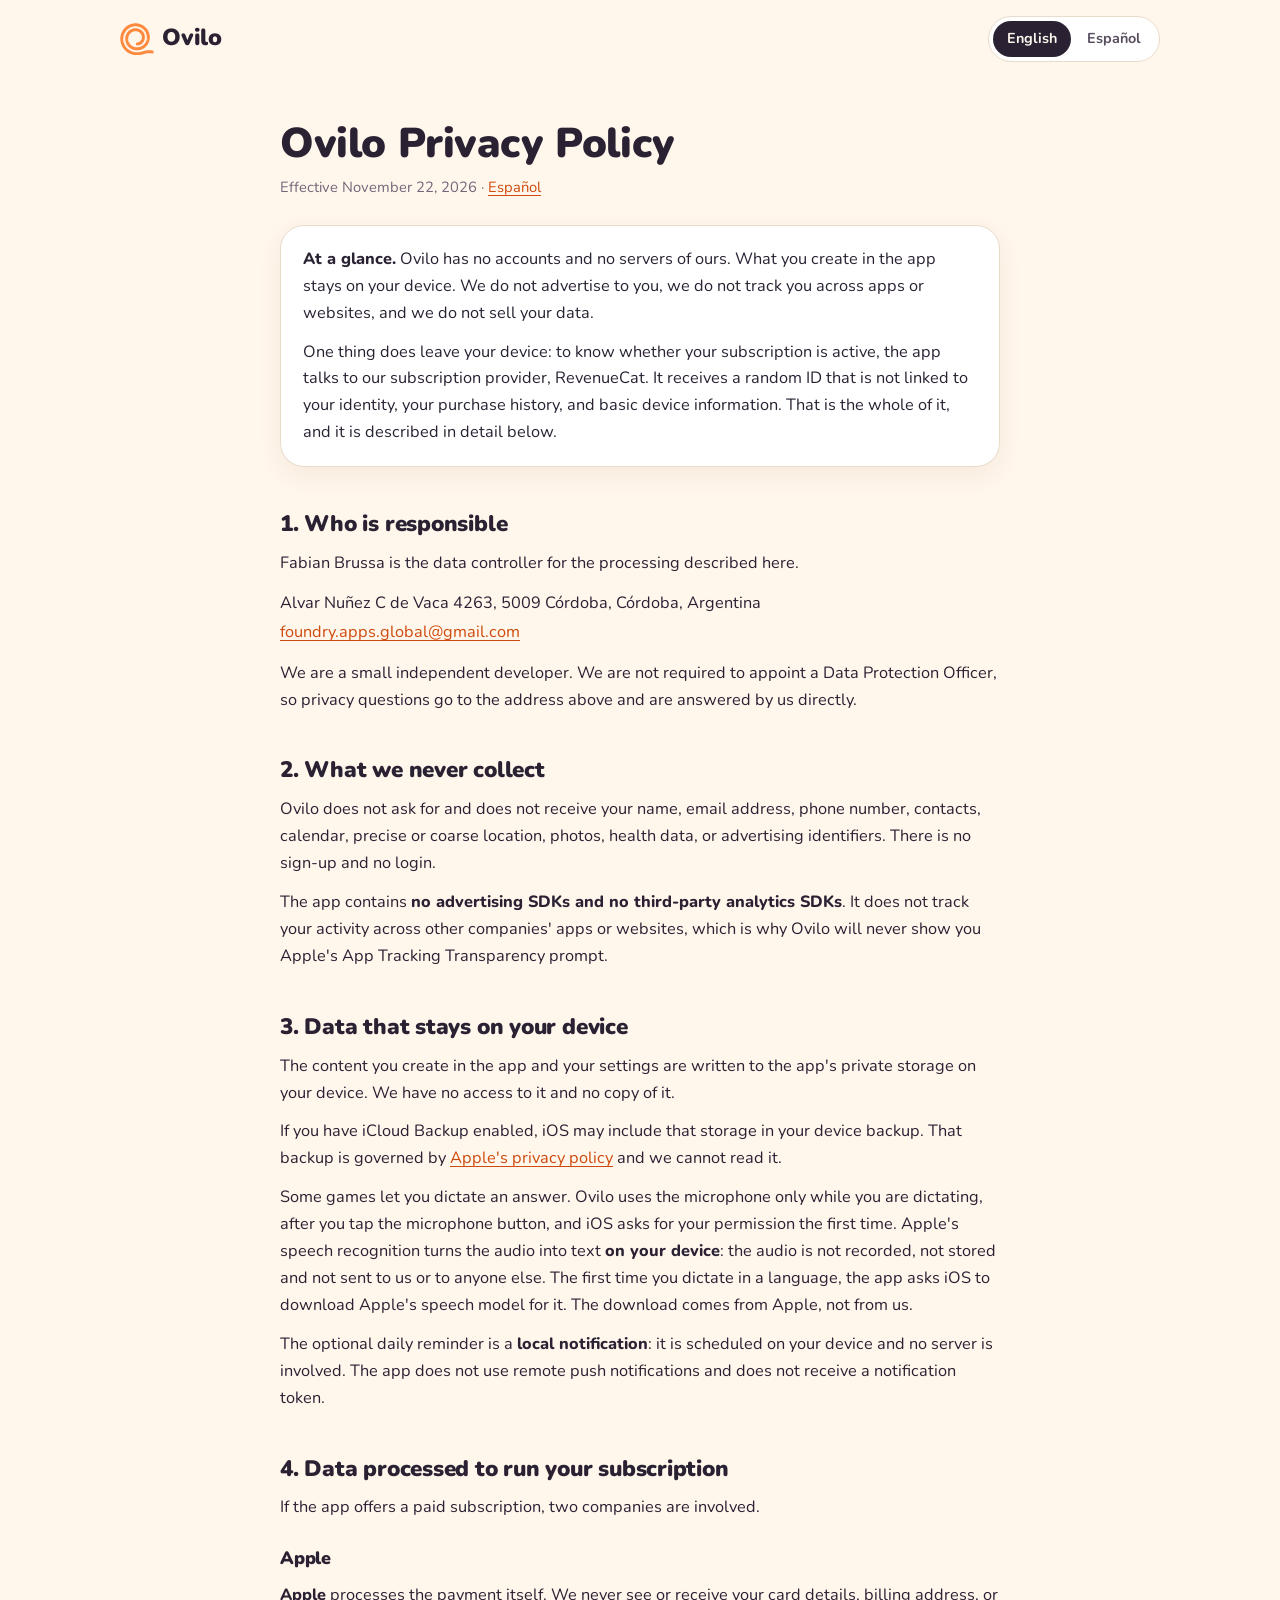
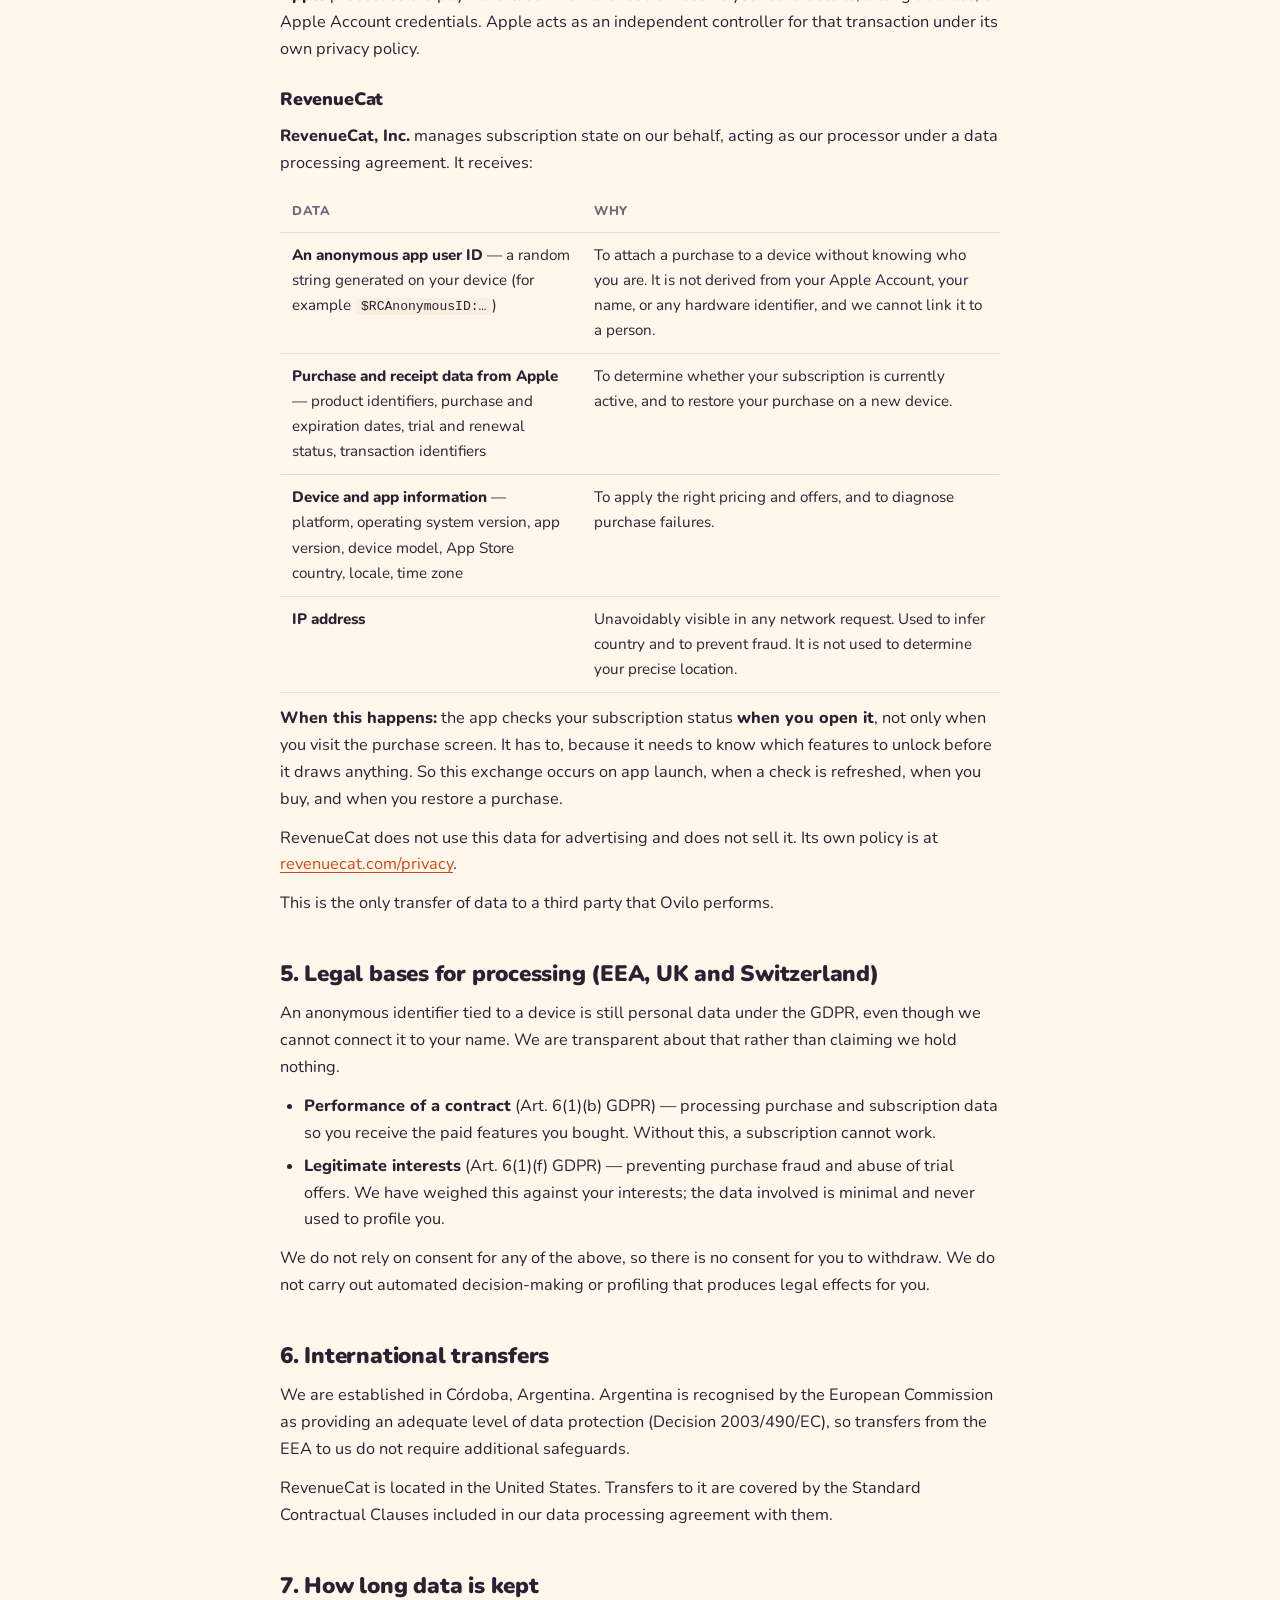
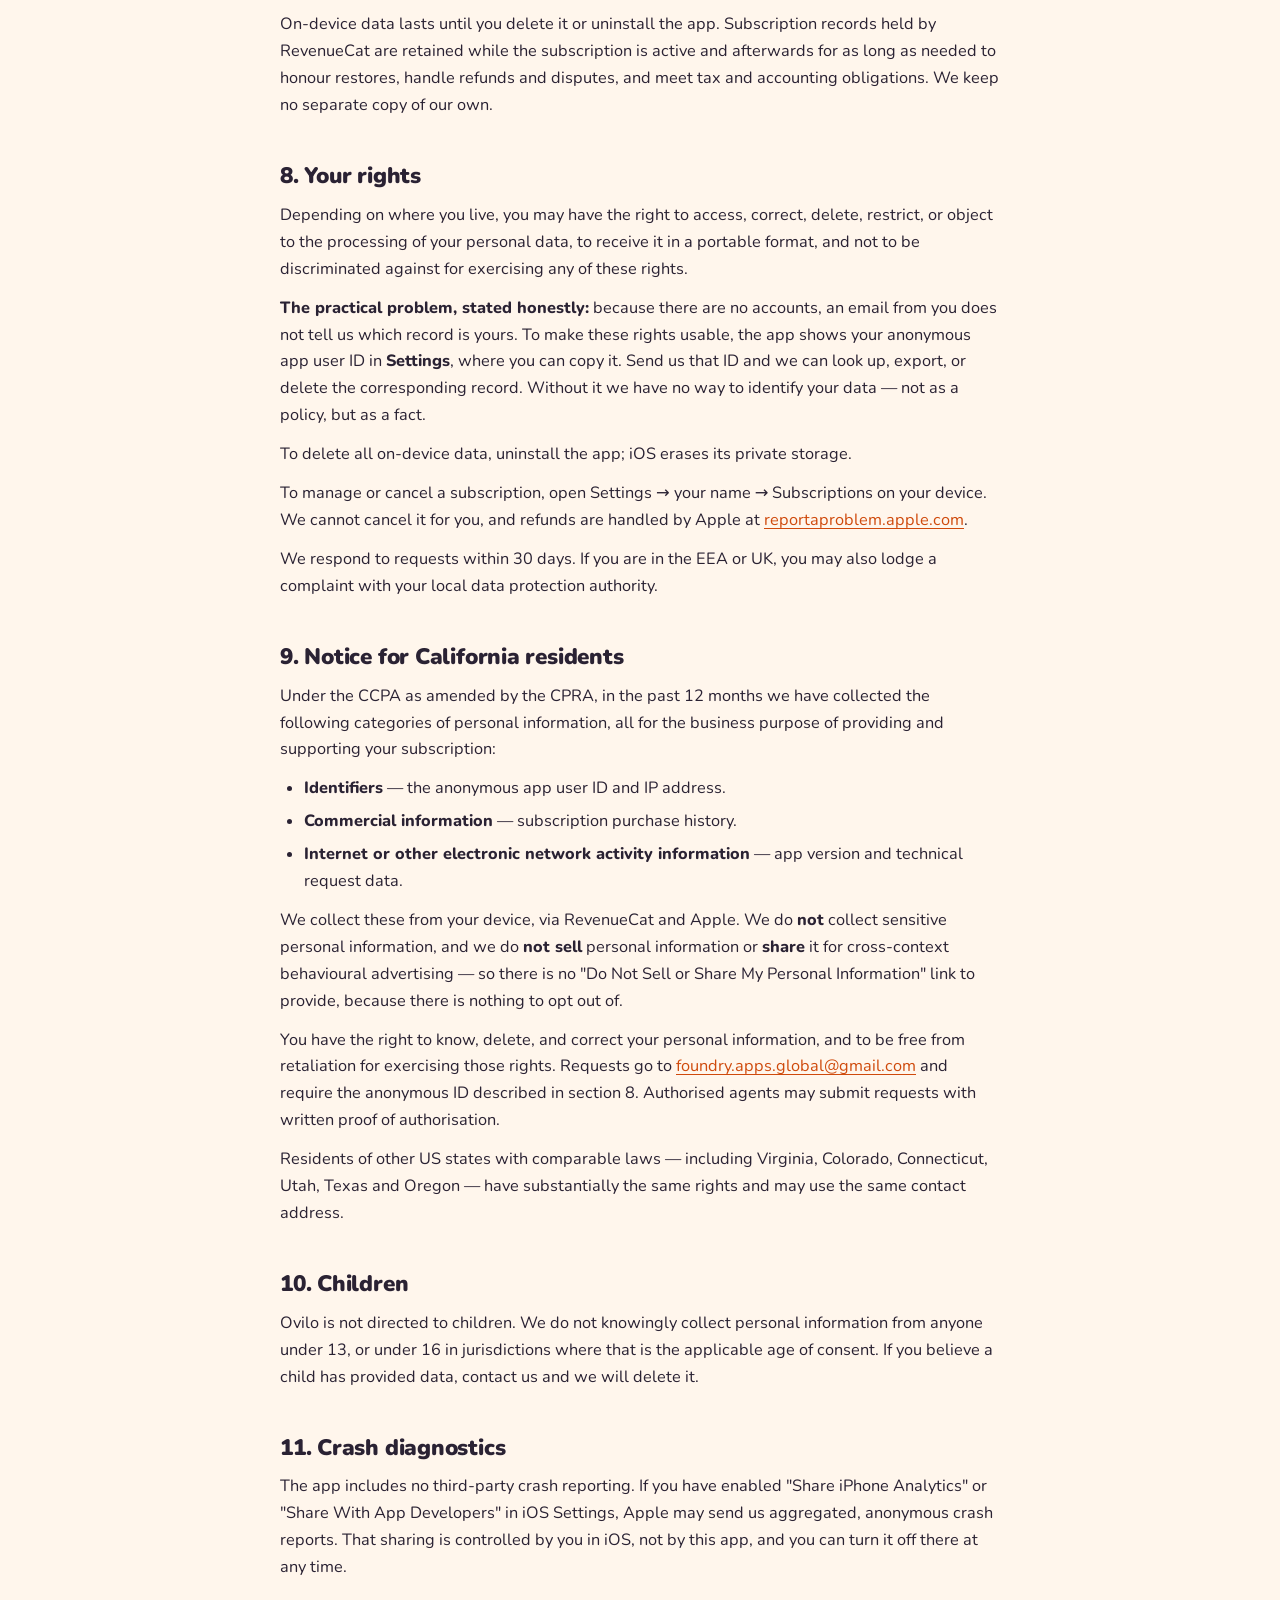
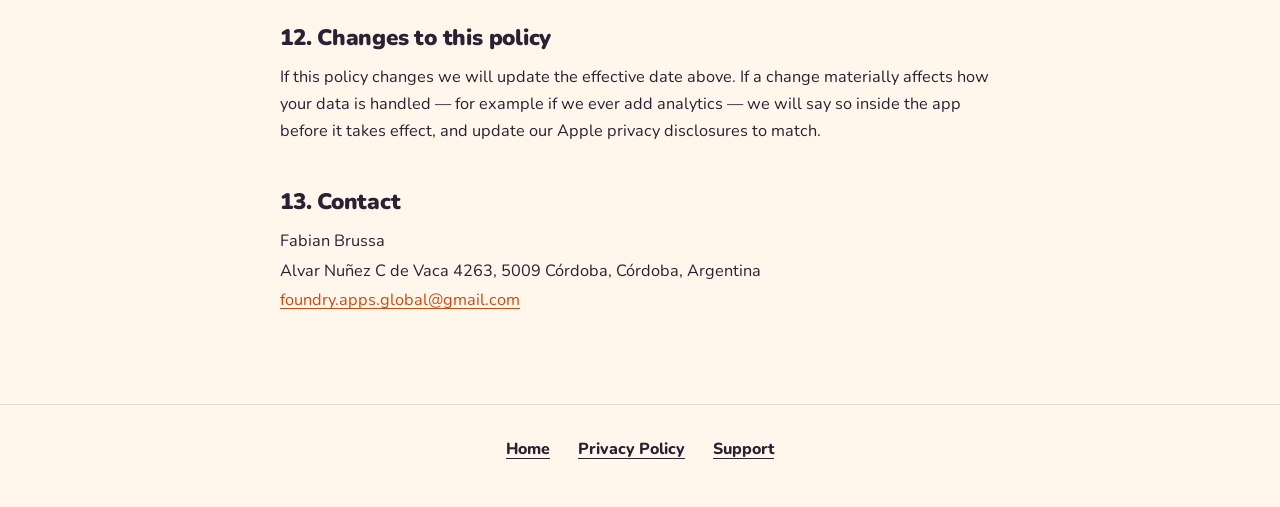
<file: privacy/index.html>
<!doctype html>
<html lang="en">
<head>
<meta charset="utf-8">
<meta name="viewport" content="width=device-width, initial-scale=1, viewport-fit=cover">
<meta name="robots" content="noindex, nofollow">
<title>Privacy Policy — Ovilo</title>
<meta name="theme-color" content="#FFF6EC" media="(prefers-color-scheme: light)">
<meta name="theme-color" content="#1A1622" media="(prefers-color-scheme: dark)">
<meta name="color-scheme" content="light dark">
<link rel="canonical" href="https://ovilo.app/privacy/">
<link rel="alternate" hreflang="es" href="https://ovilo.app/es/privacy/">
<link rel="icon" href="../assets/img/favicon.png" type="image/png">
<link rel="apple-touch-icon" href="../assets/img/icon-180.png">
<link rel="preload" href="../assets/fonts/nunito-latin-wght-normal.woff2" as="font" type="font/woff2" crossorigin>
<link rel="stylesheet" href="../assets/site.css">
</head>
<body>
<header class="top">
  <a class="brand" href="../" aria-label="Ovilo"><svg class="symbol" aria-hidden="true" focusable="false" xmlns="http://www.w3.org/2000/svg" viewBox="149 168 524 502"><path d="M416.0 490.6 L418.3 490.5 L420.7 490.3 L423.0 490.0 L425.3 489.7 L427.7 489.3 L430.0 488.9 L432.3 488.4 L434.7 487.8 L437.0 487.2 L439.3 486.5 L441.6 485.8 L443.9 485.0 L446.2 484.1 L448.4 483.2 L450.7 482.2 L452.9 481.2 L455.1 480.1 L457.3 478.9 L459.4 477.7 L461.5 476.4 L463.6 475.0 L465.7 473.6 L467.8 472.2 L469.8 470.7 L471.7 469.1 L473.7 467.5 L475.6 465.8 L477.5 464.1 L479.3 462.3 L481.1 460.5 L482.8 458.6 L484.5 456.6 L486.2 454.7 L487.8 452.6 L489.4 450.6 L490.9 448.4 L492.3 446.3 L493.7 444.1 L495.1 441.8 L496.4 439.5 L497.7 437.2 L498.8 434.8 L500.0 432.4 L501.1 430.0 L502.1 427.5 L503.0 425.0 L503.9 422.4 L504.8 419.9 L505.5 417.3 L506.2 414.7 L506.9 412.0 L507.4 409.3 L507.9 406.7 L508.4 403.9 L508.7 401.2 L509.0 398.5 L509.3 395.7 L509.4 392.9 L509.5 390.2 L509.6 387.4 L509.5 384.6 L509.4 381.8 L509.2 379.0 L508.9 376.2 L508.6 373.4 L508.2 370.5 L507.7 367.7 L507.1 365.0 L506.5 362.2 L505.8 359.4 L505.0 356.6 L504.2 353.9 L503.3 351.1 L502.3 348.4 L501.2 345.7 L500.1 343.0 L498.9 340.4 L497.6 337.7 L496.2 335.1 L494.8 332.5 L493.3 330.0 L491.8 327.5 L490.2 325.0 L488.5 322.5 L486.7 320.1 L484.9 317.8 L483.0 315.4 L481.1 313.1 L479.1 310.9 L477.0 308.7 L474.8 306.6 L472.7 304.5 L470.4 302.4 L468.1 300.4 L465.7 298.5 L463.3 296.6 L460.8 294.8 L458.3 293.0 L455.8 291.3 L453.1 289.7 L450.5 288.1 L447.7 286.6 L445.0 285.1 L442.2 283.7 L439.3 282.4 L436.5 281.2 L433.5 280.0 L430.6 278.9 L427.6 277.9 L424.6 276.9 L421.5 276.0 L418.4 275.2 L415.3 274.5 L412.2 273.9 L409.0 273.3 L405.8 272.8 L402.6 272.4 L399.4 272.1 L396.2 271.8 L392.9 271.6 L389.7 271.6 L386.4 271.6 L383.2 271.6 L379.9 271.8 L376.6 272.0 L373.3 272.4 L370.1 272.8 L366.8 273.3 L363.5 273.9 L360.3 274.5 L357.0 275.3 L353.8 276.1 L350.6 277.1 L347.4 278.1 L344.2 279.1 L341.0 280.3 L337.9 281.6 L334.8 282.9 L331.7 284.3 L328.6 285.8 L325.6 287.4 L322.6 289.1 L319.7 290.8 L316.8 292.6 L313.9 294.5 L311.1 296.5 L308.3 298.5 L305.6 300.6 L302.9 302.8 L300.2 305.1 L297.6 307.4 L295.1 309.8 L292.6 312.3 L290.2 314.9 L287.9 317.5 L285.6 320.2 L283.4 322.9 L281.2 325.7 L279.1 328.6 L277.1 331.5 L275.1 334.4 L273.2 337.5 L271.4 340.6 L269.7 343.7 L268.0 346.9 L266.4 350.1 L264.9 353.4 L263.5 356.7 L262.2 360.1 L260.9 363.5 L259.8 366.9 L258.7 370.4 L257.7 373.9 L256.8 377.5 L255.9 381.0 L255.2 384.6 L254.6 388.3 L254.0 391.9 L253.5 395.6 L253.2 399.3 L252.9 403.0 L252.7 406.7 L252.6 410.4 L252.6 414.2 L252.7 417.9 L252.9 421.7 L253.2 425.4 L253.6 429.2 L254.1 432.9 L254.7 436.6 L255.3 440.4 L256.1 444.1 L257.0 447.8 L257.9 451.5 L259.0 455.2 L260.2 458.8 L261.4 462.4 L262.7 466.0 L264.2 469.6 L265.7 473.1 L267.3 476.7 L269.0 480.1 L270.8 483.6 L272.7 487.0 L274.7 490.3 L276.8 493.6 L279.0 496.9 L281.2 500.1 L283.5 503.3 L285.9 506.4 L288.4 509.4 L291.0 512.4 L293.7 515.4 L296.4 518.2 L299.2 521.0 L302.1 523.8 L305.1 526.4 L308.1 529.0 L311.2 531.6 L314.4 534.0 L317.7 536.4 L321.0 538.7 L324.3 540.9 L327.8 543.0 L331.3 545.1 L334.8 547.0 L338.4 548.9 L342.1 550.7 L345.8 552.4 L349.6 554.0 L353.4 555.5 L357.2 556.9 L361.1 558.3 L365.0 559.5 L369.0 560.6 L373.0 561.7 L377.0 562.6 L381.1 563.4 L385.2 564.1 L389.3 564.8 L393.5 565.3 L397.6 565.7 L401.8 566.0 L406.0 566.2 L410.2 566.3 L414.4 566.3 L418.6 566.2 L422.8 566.0 L427.1 565.7 L431.3 565.2 L435.5 564.7 L439.7 564.0 L443.9 563.3 L448.1 562.4 L452.3 561.4 L456.4 560.3 L460.5 559.2 L464.6 557.9 L468.7 556.5 L472.8 555.0 L476.8 553.4 L480.8 551.6 L484.7 549.8 L488.6 547.9 L492.5 545.9 L496.3 543.8 L500.0 541.5 L503.8 539.2 L507.4 536.8 L511.0 534.3 L514.6 531.7 L518.1 529.0 L521.5 526.2 L524.8 523.3 L528.1 520.3 L531.3 517.3 L534.5 514.1 L537.5 510.9 L540.5 507.6 L543.4 504.2 L546.3 500.7 L549.0 497.2 L551.7 493.5 L554.2 489.8 L556.7 486.1 L559.1 482.2 L561.4 478.3 L563.6 474.4 L565.7 470.4 L567.7 466.3 L569.6 462.1 L571.4 457.9 L573.1 453.7 L574.7 449.4 L576.2 445.1 L577.6 440.7 L578.8 436.3 L580.0 431.8 L581.0 427.3 L582.0 422.8 L582.8 418.2 L583.5 413.6 L584.1 409.0 L584.5 404.4 L584.9 399.7 L585.1 395.1 L585.3 390.4 L585.3 385.7 L585.2 381.0 L584.9 376.3 L584.6 371.6 L584.1 366.9 L583.5 362.3 L582.8 357.6 L582.0 352.9 L581.0 348.3 L579.9 343.6 L578.7 339.0 L577.4 334.4 L576.0 329.9 L574.5 325.3 L572.8 320.8 L571.0 316.4 L569.2 312.0 L567.2 307.6 L565.0 303.2 L562.8 299.0 L560.5 294.7 L558.0 290.5 L555.5 286.4 L552.8 282.4 L550.0 278.4 L547.1 274.4 L544.1 270.6 L541.1 266.8 L537.9 263.0 L534.6 259.4 L531.2 255.8 L527.7 252.3 L524.2 248.9 L520.5 245.6 L516.8 242.4 L513.0 239.2 L509.0 236.2 L505.0 233.2 L501.0 230.4 L496.8 227.6 L492.6 225.0 L488.3 222.4 L483.9 220.0 L479.5 217.6 L475.0 215.4 L470.4 213.3 L465.8 211.3 L461.1 209.4 L456.4 207.6 L451.6 206.0 L446.8 204.5 L441.9 203.0 L437.0 201.8 L432.0 200.6 L427.0 199.5 L422.0 198.6 L416.9 197.8 L411.9 197.2 L406.8 196.6 L401.6 196.2 L396.5 195.9 L391.4 195.8 L386.2 195.8 L381.0 195.9 L375.9 196.1 L370.7 196.5 L365.5 197.0 L360.4 197.6 L355.2 198.4 L350.1 199.3 L345.0 200.3 L339.9 201.5 L334.8 202.8 L329.7 204.2 L324.7 205.7 L319.7 207.4 L314.8 209.2 L309.9 211.1 L305.0 213.2 L300.2 215.4 L295.4 217.7 L290.7 220.1 L286.0 222.7 L281.4 225.3 L276.9 228.1 L272.4 231.0 L268.0 234.1 L263.7 237.2 L259.4 240.5 L255.3 243.8 L251.2 247.3 L247.1 250.9 L243.2 254.6 L239.4 258.4 L235.6 262.3 L232.0 266.3 L228.4 270.4 L225.0 274.5 L221.6 278.8 L218.3 283.2 L215.2 287.6 L212.2 292.2 L209.2 296.8 L206.4 301.5 L203.7 306.3 L201.2 311.1 L198.7 316.0 L196.4 321.0 L194.2 326.1 L192.1 331.2 L190.1 336.3 L188.3 341.6 L186.6 346.8 L185.0 352.2 L183.6 357.5 L182.3 362.9 L181.1 368.4 L180.1 373.9 L179.2 379.4 L178.4 384.9 L177.8 390.5 L177.4 396.1 L177.0 401.7 L176.8 407.3 L176.8 413.0 L176.9 418.6 L177.1 424.3 L177.5 429.9 L178.0 435.5 L178.7 441.2 L179.5 446.8 L180.4 452.4 L181.5 458.0 L182.8 463.6 L184.2 469.1 L185.7 474.6 L187.3 480.1 L189.1 485.6 L191.1 491.0 L193.2 496.3 L195.4 501.6 L197.7 506.9 L200.2 512.1 L202.9 517.3 L205.6 522.3 L208.5 527.4 L211.5 532.3 L214.7 537.2 L217.9 542.0 L221.3 546.8 L224.9 551.4 L228.5 556.0 L232.3 560.4 L236.1 564.8 L240.1 569.1 L244.2 573.3 L248.5 577.4 L252.8 581.4 L257.2 585.3 L261.7 589.1 L266.4 592.8 L271.1 596.3 L275.9 599.8 L280.8 603.1 L285.8 606.3 L290.9 609.4 L296.1 612.3 L301.4 615.2 L306.7 617.9 L312.1 620.4 L317.6 622.8 L323.1 625.1 L328.7 627.3 L334.4 629.3 L340.1 631.2 L345.9 632.9 L351.7 634.5 L357.5 635.9 L363.5 637.2 L369.4 638.4 L375.4 639.4 L381.4 640.2 L387.4 640.9 L393.5 641.5 L399.6 641.9 L405.7 642.1 L411.8 642.2 L417.9 642.1 L424.0 641.9 L430.1 641.5 L436.3 641.0 L442.4 640.3 L445.3 639.9 L448.3 639.5 L451.3 639.1 L454.2 638.6 L457.2 638.1 L460.2 637.6 L463.1 637.0 L466.0 636.4 L469.0 635.8 L471.9 635.2 L474.8 634.5 L477.8 633.8 L480.7 633.1 L483.6 632.4 L486.5 631.7 L489.4 630.9 L492.3 630.2 L495.2 629.4 L498.1 628.6 L501.0 627.8 L503.9 627.0 L506.8 626.2 L509.7 625.4 L512.5 624.5 L515.4 623.7 L518.3 622.9 L521.2 622.1 L524.1 621.3 L527.0 620.5 L529.9 619.8 L532.8 619.1 L535.7 618.3 L538.6 617.7 L541.6 617.0 L544.5 616.4 L547.4 615.7 L550.4 615.2 L553.3 614.6 L556.3 614.1 L559.2 613.6 L562.2 613.1 L565.2 612.6 L568.1 612.2 L571.1 611.8 L574.1 611.5 L577.1 611.2 L580.1 610.9 L583.1 610.7 L586.1 610.4 L589.0 610.3 L592.0 610.1 L595.0 610.0 L598.0 610.0 L601.0 610.0 L604.0 610.0 L607.0 610.1 L610.0 610.2 L613.0 610.3 L616.0 610.5 L619.0 610.8 L622.0 611.1 L625.0 611.4 L628.0 611.8 L630.9 612.2 L633.9 612.7 L636.8 613.3 L639.8 613.8 L642.7 614.5 L645.6 615.2" fill="none" stroke="currentColor" stroke-width="46" stroke-linecap="round" stroke-linejoin="round"></path></svg><span>Ovilo</span></a>
  <nav class="langs" aria-label="Language">
    <a href="../privacy/" data-lang="en" lang="en" aria-current="page">English</a>
    <a href="../es/privacy/" data-lang="es" lang="es">Español</a>
  </nav>
</header>

<main class="doc">
  <h1>Ovilo Privacy Policy</h1>
  <p class="updated">Effective November 22, 2026 · <a href="../es/privacy/">Español</a></p>

  <div class="callout">
    <p><strong>At a glance.</strong> Ovilo has no accounts and no servers of ours.
    What you create in the app stays on your device. We do not advertise to you, we do not
    track you across apps or websites, and we do not sell your data.</p>
    <p>One thing does leave your device: to know whether your subscription is active, the app
    talks to our subscription provider, RevenueCat. It receives a random ID that is not
    linked to your identity, your purchase history, and basic device information. That is the
    whole of it, and it is described in detail below.</p>
  </div>

  <h2>1. Who is responsible</h2>
  <p>Fabian Brussa is the data controller for the processing described here.</p>
  <p class="contact">
    Alvar Nuñez C de Vaca 4263, 5009 Córdoba, Córdoba, Argentina<br>
    <a href="mailto:foundry.apps.global@gmail.com">foundry.apps.global@gmail.com</a>
  </p>
  <p>We are a small independent developer. We are not required to appoint a Data Protection
  Officer, so privacy questions go to the address above and are answered by us directly.</p>

  <h2>2. What we never collect</h2>
  <p>Ovilo does not ask for and does not receive your name, email address, phone
  number, contacts, calendar, precise or coarse location, photos, health data, or advertising
  identifiers. There is no sign-up and no login.</p>
  <p>The app contains <strong>no advertising SDKs and no third-party analytics SDKs</strong>.
  It does not track your activity across other companies' apps or websites, which is why
  Ovilo will never show you Apple's App Tracking Transparency prompt.</p>

  <h2>3. Data that stays on your device</h2>
  <p>The content you create in the app and your settings are written to the app's private
  storage on your device. We have no access to it and no copy of it.</p>
  <p>If you have iCloud Backup enabled, iOS may include that storage in your device backup.
  That backup is governed by <a href="https://www.apple.com/legal/privacy/">Apple's privacy
  policy</a> and we cannot read it.</p>
  <!-- Propio de Ovilo (FO-592): la plantilla del esqueleto no habla de micrófono ni de notificaciones. -->
  <p>Some games let you dictate an answer. Ovilo uses the microphone only while you are
  dictating, after you tap the microphone button, and iOS asks for your permission the first
  time. Apple's speech recognition turns the audio into text <strong>on your device</strong>:
  the audio is not recorded, not stored and not sent to us or to anyone else. The first time you
  dictate in a language, the app asks iOS to download Apple's speech model for it. The download
  comes from Apple, not from us.</p>
  <p>The optional daily reminder is a <strong>local notification</strong>: it is scheduled on
  your device and no server is involved. The app does not use remote push notifications and
  does not receive a notification token.</p>

  <h2>4. Data processed to run your subscription</h2>
  <p>If the app offers a paid subscription, two companies are involved.</p>

  <h3>Apple</h3>
  <p><strong>Apple</strong> processes the payment itself. We never see or receive your card
  details, billing address, or Apple Account credentials. Apple acts as an independent
  controller for that transaction under its own privacy policy.</p>

  <h3>RevenueCat</h3>
  <p><strong>RevenueCat, Inc.</strong> manages subscription state on our behalf, acting as our
  processor under a data processing agreement. It receives:</p>
  <div class="table-wrap">
  <table>
    <thead><tr><th>Data</th><th>Why</th></tr></thead>
    <tbody>
      <tr>
        <td><strong>An anonymous app user ID</strong> — a random string generated on your
        device (for example <code>$RCAnonymousID:…</code>)</td>
        <td>To attach a purchase to a device without knowing who you are. It is not derived
        from your Apple Account, your name, or any hardware identifier, and we cannot link it
        to a person.</td>
      </tr>
      <tr>
        <td><strong>Purchase and receipt data from Apple</strong> — product identifiers,
        purchase and expiration dates, trial and renewal status, transaction identifiers</td>
        <td>To determine whether your subscription is currently active, and to restore your
        purchase on a new device.</td>
      </tr>
      <tr>
        <td><strong>Device and app information</strong> — platform, operating system version,
        app version, device model, App Store country, locale, time zone</td>
        <td>To apply the right pricing and offers, and to diagnose purchase failures.</td>
      </tr>
      <tr>
        <td><strong>IP address</strong></td>
        <td>Unavoidably visible in any network request. Used to infer country and to prevent
        fraud. It is not used to determine your precise location.</td>
      </tr>
    </tbody>
  </table>
  </div>
  <p><strong>When this happens:</strong> the app checks your subscription status
  <strong>when you open it</strong>, not only when you visit the purchase screen. It has to,
  because it needs to know which features to unlock before it draws anything. So this exchange
  occurs on app launch, when a check is refreshed, when you buy, and when you restore a
  purchase.</p>
  <p>RevenueCat does not use this data for advertising and does not sell it. Its own policy is
  at <a href="https://www.revenuecat.com/privacy">revenuecat.com/privacy</a>.</p>
  <p>This is the only transfer of data to a third party that Ovilo performs.</p>

  <h2>5. Legal bases for processing (EEA, UK and Switzerland)</h2>
  <p>An anonymous identifier tied to a device is still personal data under the GDPR, even
  though we cannot connect it to your name. We are transparent about that rather than claiming
  we hold nothing.</p>
  <ul>
    <li><strong>Performance of a contract</strong> (Art. 6(1)(b) GDPR) — processing purchase
    and subscription data so you receive the paid features you bought. Without this, a
    subscription cannot work.</li>
    <li><strong>Legitimate interests</strong> (Art. 6(1)(f) GDPR) — preventing purchase fraud
    and abuse of trial offers. We have weighed this against your interests; the data involved
    is minimal and never used to profile you.</li>
  </ul>
  <p>We do not rely on consent for any of the above, so there is no consent for you to
  withdraw. We do not carry out automated decision-making or profiling that produces legal
  effects for you.</p>

  <h2>6. International transfers</h2>
  <p>We are established in Córdoba, Argentina. Argentina is recognised by the European
  Commission as providing an adequate level of data protection (Decision 2003/490/EC), so
  transfers from the EEA to us do not require additional safeguards.</p>
  <p>RevenueCat is located in the United States. Transfers to it are covered by the Standard
  Contractual Clauses included in our data processing agreement with them.</p>

  <h2>7. How long data is kept</h2>
  <p>On-device data lasts until you delete it or uninstall the app. Subscription records held
  by RevenueCat are retained while the subscription is active and afterwards for as long as
  needed to honour restores, handle refunds and disputes, and meet tax and accounting
  obligations. We keep no separate copy of our own.</p>

  <h2>8. Your rights</h2>
  <p>Depending on where you live, you may have the right to access, correct, delete, restrict,
  or object to the processing of your personal data, to receive it in a portable format, and
  not to be discriminated against for exercising any of these rights.</p>
  <p><strong>The practical problem, stated honestly:</strong> because there are no accounts,
  an email from you does not tell us which record is yours. To make these rights usable, the
  app shows your anonymous app user ID in <strong>Settings</strong>, where you can copy it.
  Send us that ID and we can look up, export, or delete the corresponding record. Without it
  we have no way to identify your data — not as a policy, but as a fact.</p>
  <p>To delete all on-device data, uninstall the app; iOS erases its private storage.</p>
  <p>To manage or cancel a subscription, open Settings → your name → Subscriptions on your
  device. We cannot cancel it for you, and refunds are handled by Apple at
  <a href="https://reportaproblem.apple.com">reportaproblem.apple.com</a>.</p>
  <p>We respond to requests within 30 days. If you are in the EEA or UK, you may also lodge a
  complaint with your local data protection authority.</p>

  <h2>9. Notice for California residents</h2>
  <p>Under the CCPA as amended by the CPRA, in the past 12 months we have collected the
  following categories of personal information, all for the business purpose of providing and
  supporting your subscription:</p>
  <ul>
    <li><strong>Identifiers</strong> — the anonymous app user ID and IP address.</li>
    <li><strong>Commercial information</strong> — subscription purchase history.</li>
    <li><strong>Internet or other electronic network activity information</strong> — app
    version and technical request data.</li>
  </ul>
  <p>We collect these from your device, via RevenueCat and Apple. We do <strong>not</strong>
  collect sensitive personal information, and we do <strong>not sell</strong> personal
  information or <strong>share</strong> it for cross-context behavioural advertising — so
  there is no "Do Not Sell or Share My Personal Information" link to provide, because there is
  nothing to opt out of.</p>
  <p>You have the right to know, delete, and correct your personal information, and to be free
  from retaliation for exercising those rights. Requests go to
  <a href="mailto:foundry.apps.global@gmail.com">foundry.apps.global@gmail.com</a> and require the anonymous ID
  described in section 8. Authorised agents may submit requests with written proof of
  authorisation.</p>
  <p>Residents of other US states with comparable laws — including Virginia, Colorado,
  Connecticut, Utah, Texas and Oregon — have substantially the same rights and may use the
  same contact address.</p>

  <h2>10. Children</h2>
  <p>Ovilo is not directed to children. We do not knowingly collect personal
  information from anyone under 13, or under 16 in jurisdictions where that is the applicable
  age of consent. If you believe a child has provided data, contact us and we will delete it.</p>

  <h2>11. Crash diagnostics</h2>
  <p>The app includes no third-party crash reporting. If you have enabled "Share iPhone
  Analytics" or "Share With App Developers" in iOS Settings, Apple may send us aggregated,
  anonymous crash reports. That sharing is controlled by you in iOS, not by this app, and you
  can turn it off there at any time.</p>

  <h2>12. Changes to this policy</h2>
  <p>If this policy changes we will update the effective date above. If a change materially
  affects how your data is handled — for example if we ever add analytics — we will say so
  inside the app before it takes effect, and update our Apple privacy disclosures to match.</p>

  <h2>13. Contact</h2>
  <p class="contact">
    Fabian Brussa<br>
    Alvar Nuñez C de Vaca 4263, 5009 Córdoba, Córdoba, Argentina<br>
    <a href="mailto:foundry.apps.global@gmail.com">foundry.apps.global@gmail.com</a>
  </p>
</main>

<footer>
  <nav aria-label="Legal">
    <a href="../">Home</a>
    <a href="../privacy/">Privacy Policy</a>
    <a href="../support/">Support</a>
  </nav>
</footer>
<script src="../assets/site.js" defer></script>
</body>
</html>
</file>
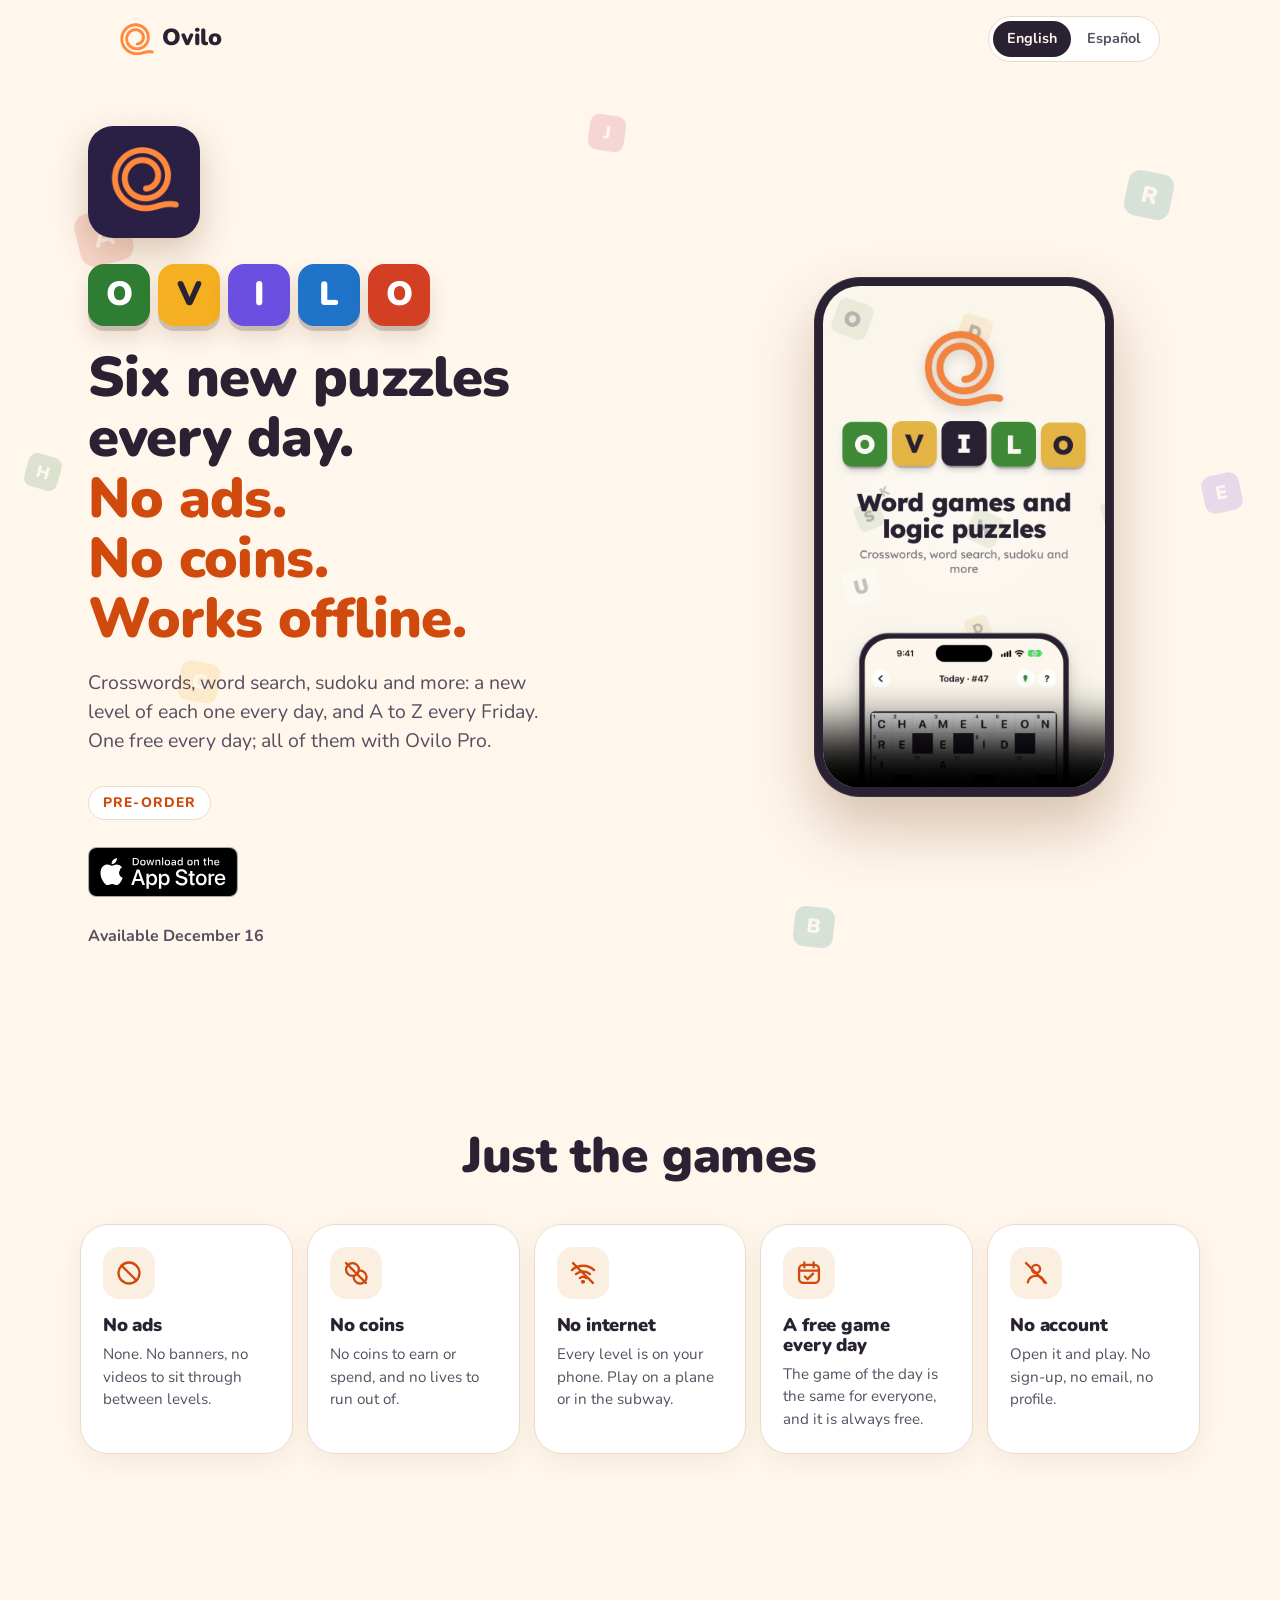
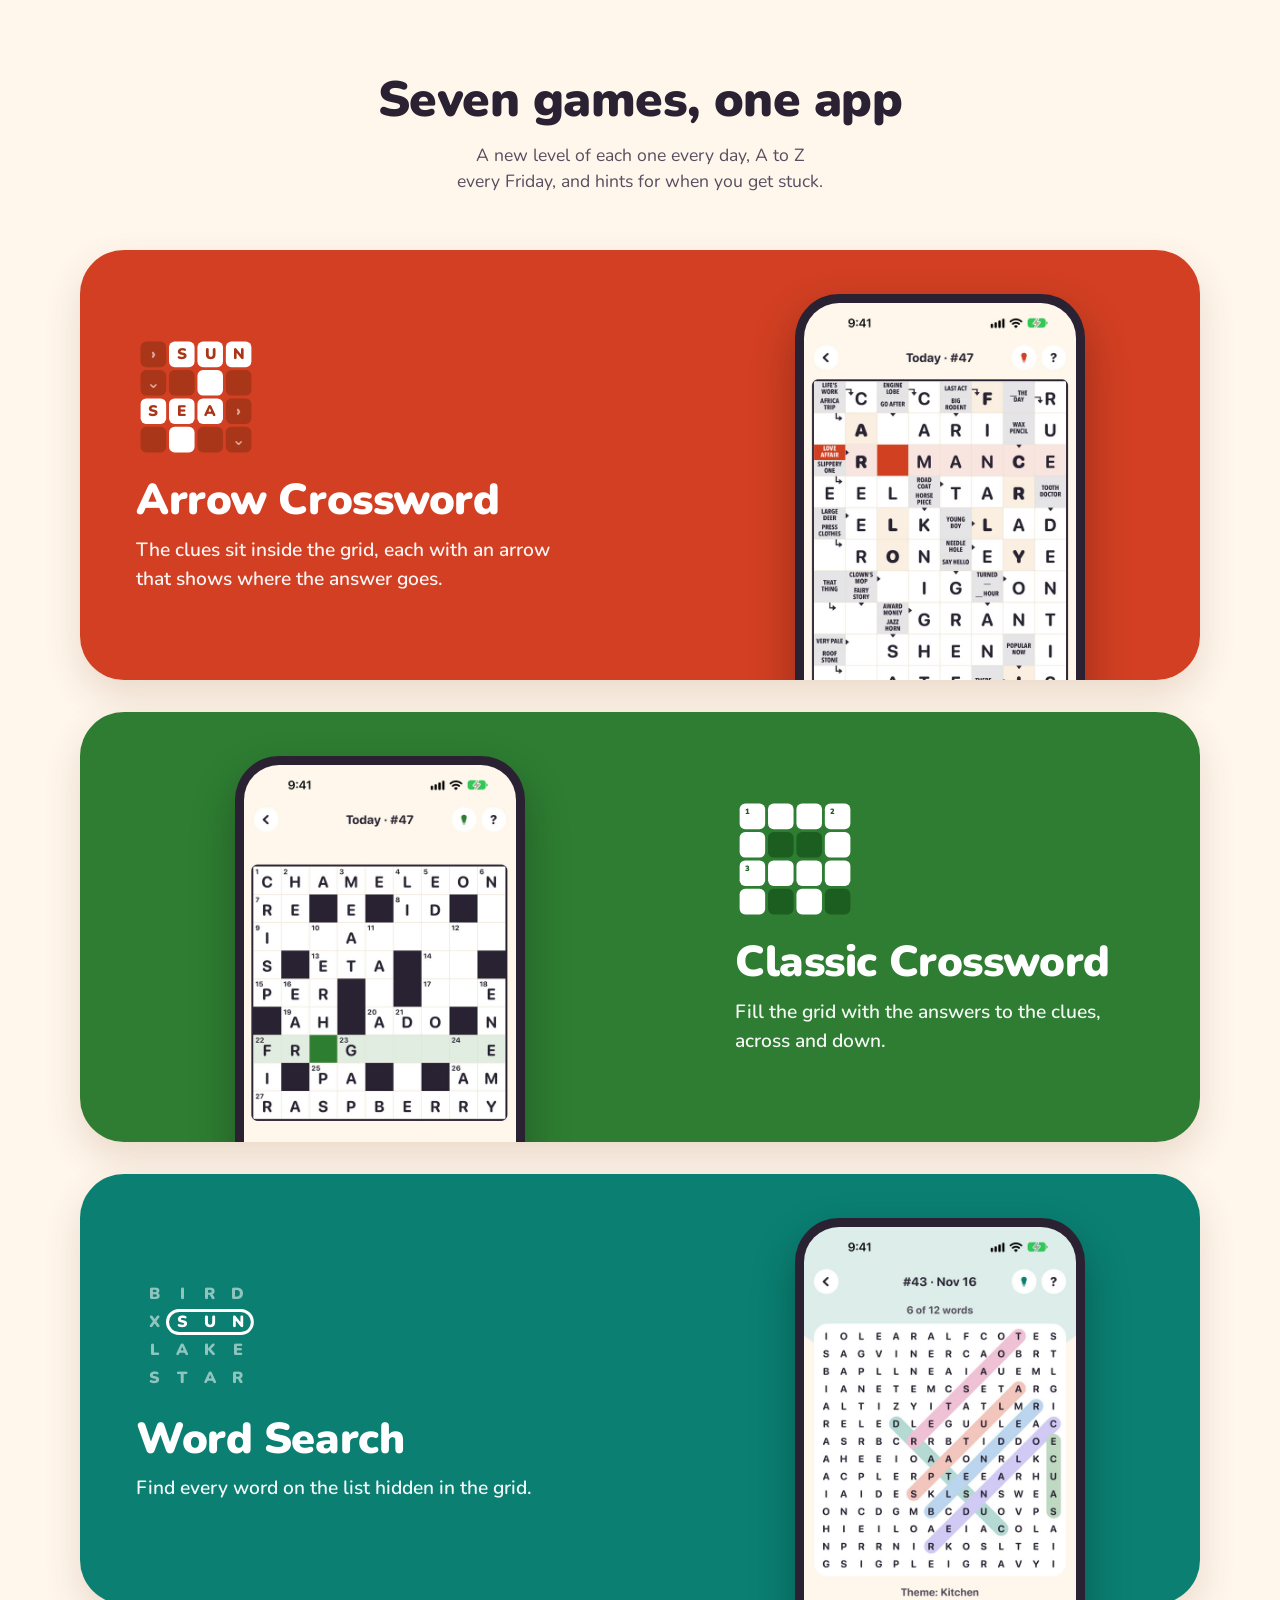
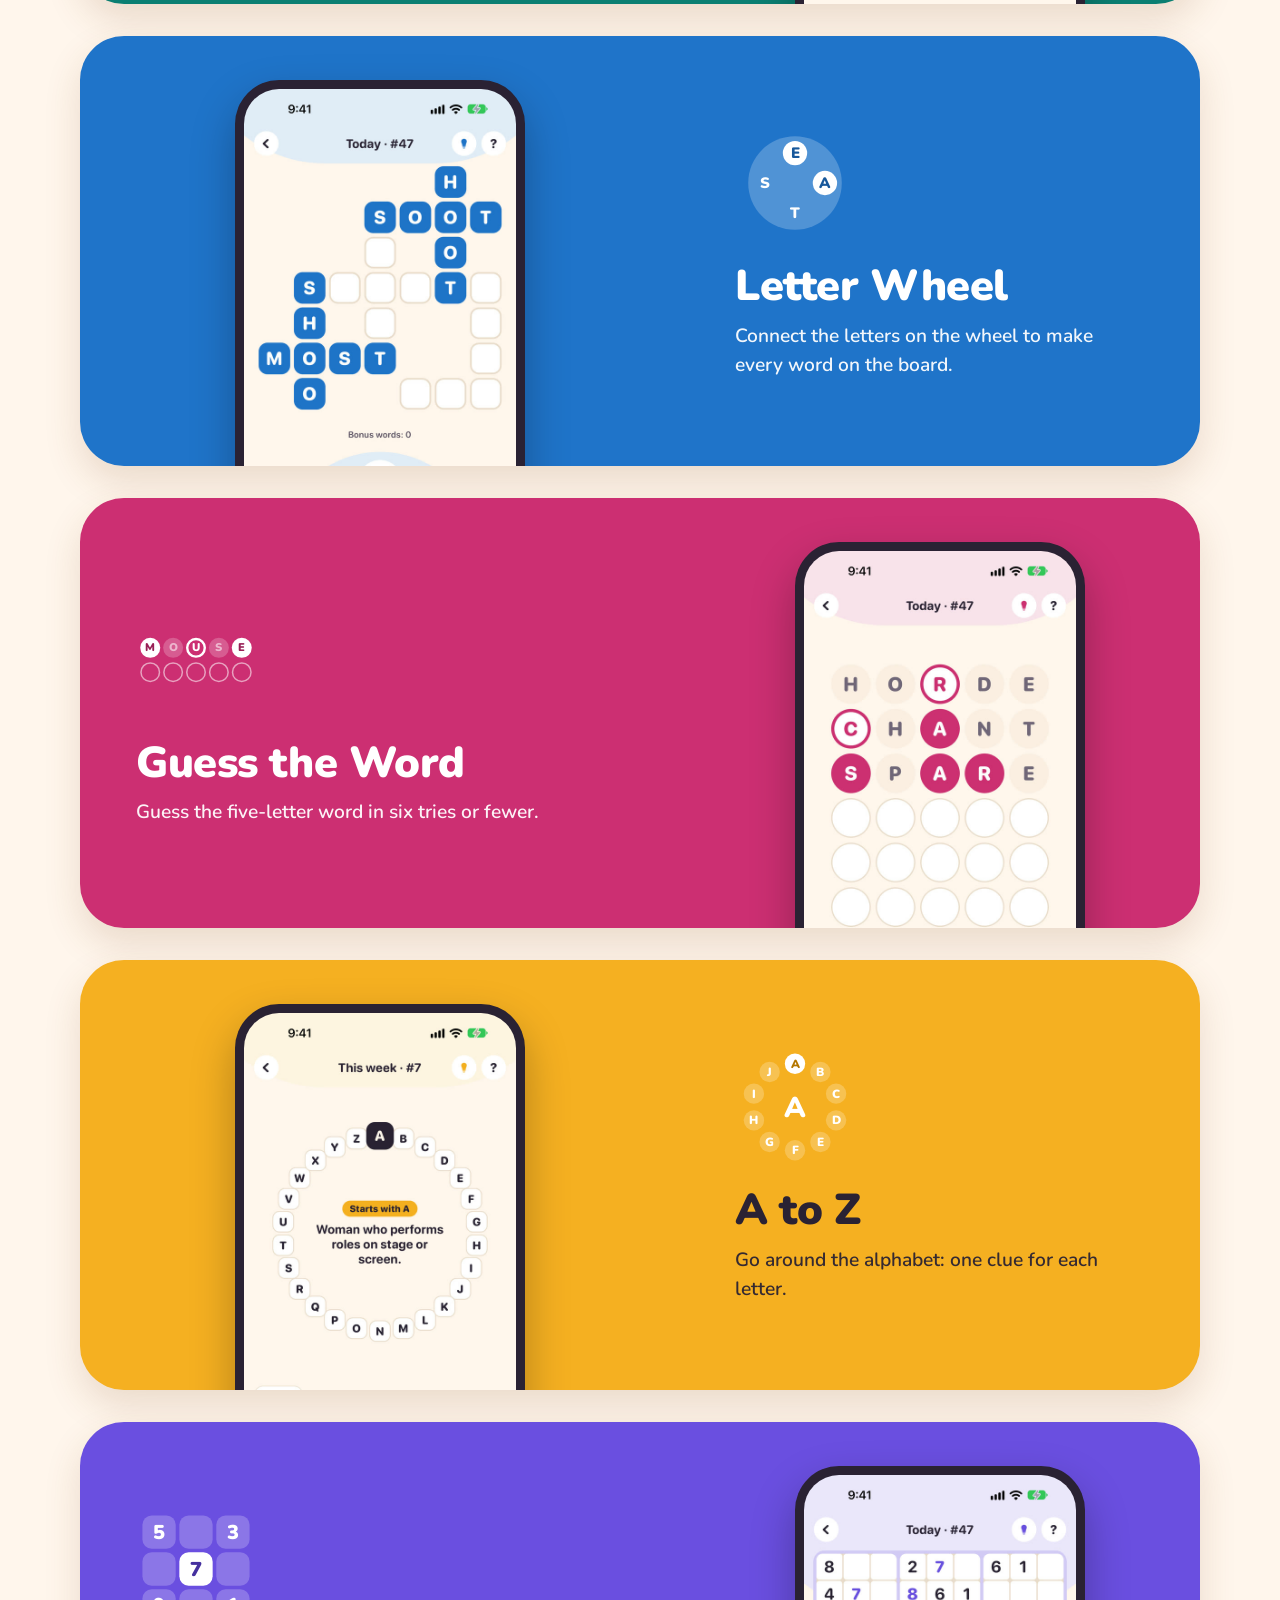
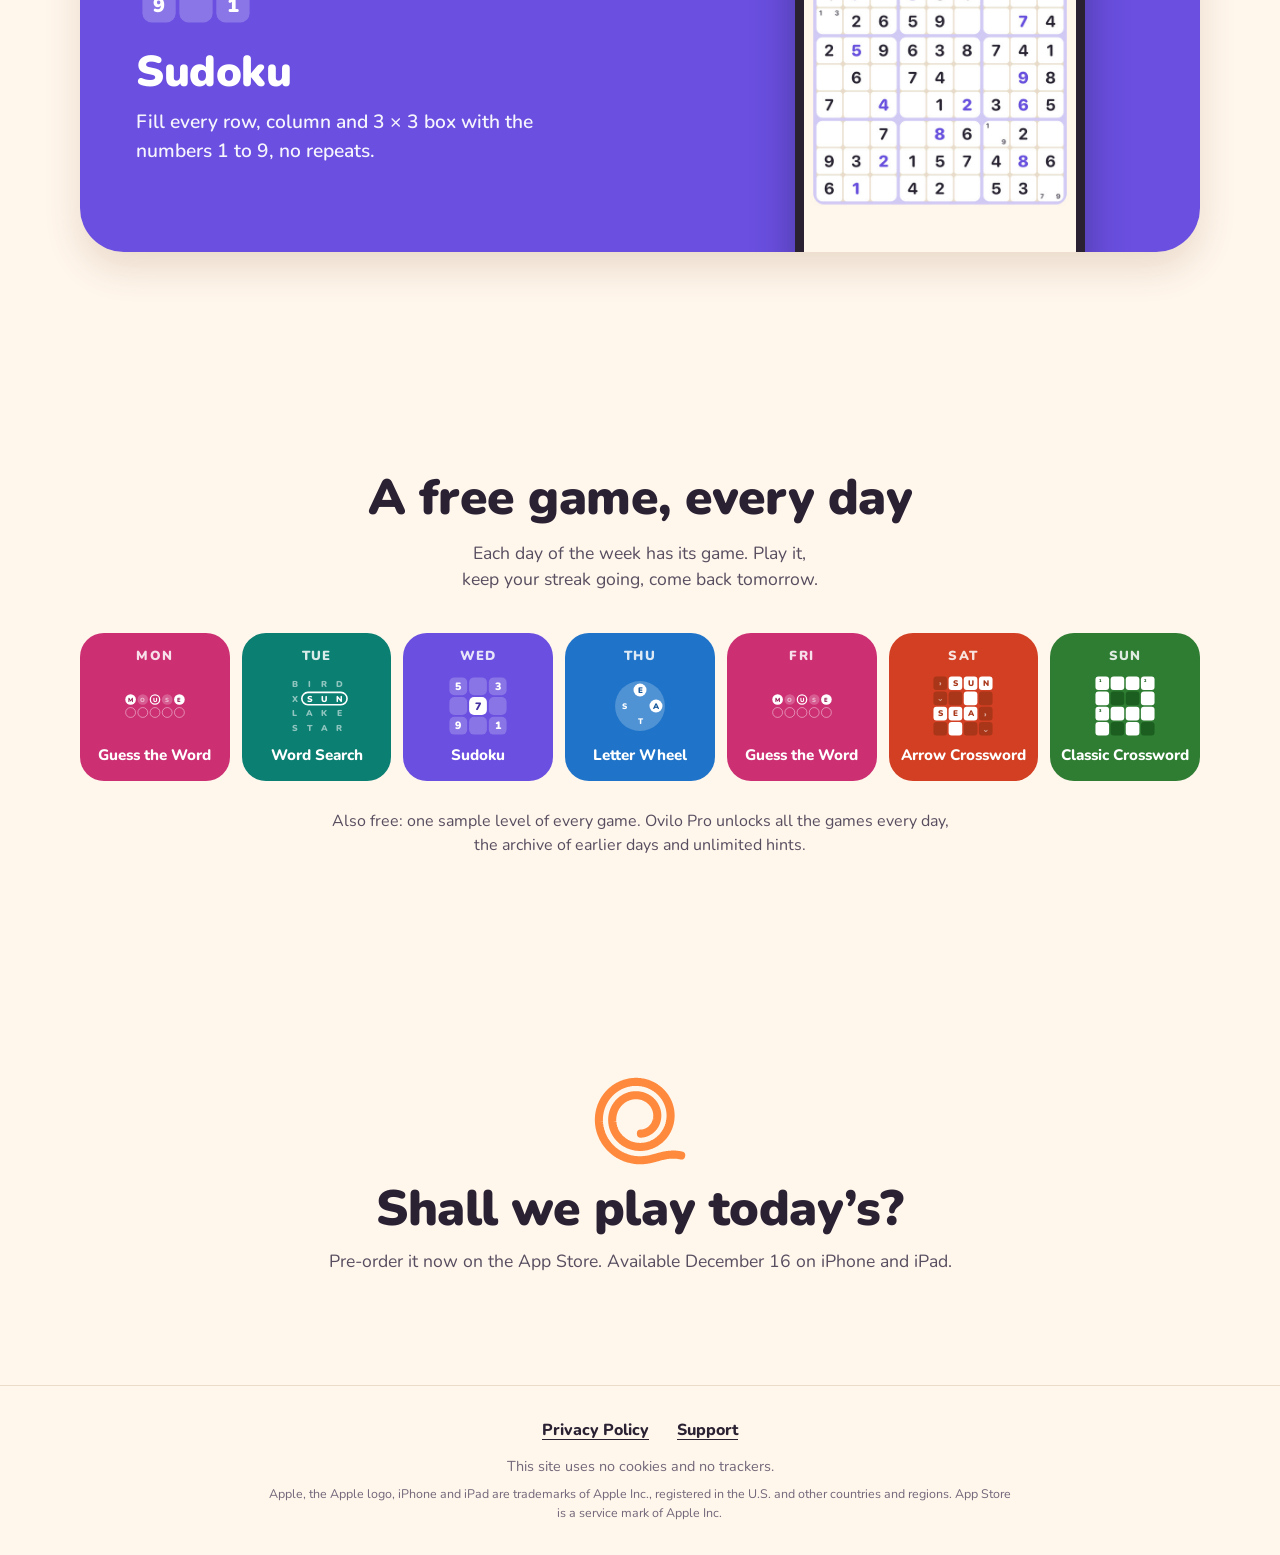
<file: s/index.html>
<!doctype html>
<html lang="en">
<head>
<meta charset="utf-8">
<meta name="viewport" content="width=device-width, initial-scale=1, viewport-fit=cover">
<title>Ovilo — Six new puzzles every day. No ads. No coins. Works offline.</title>
<meta name="description" content="Crosswords, word search, letter wheel, guess the word and sudoku for iPhone: a new level of each every day, and A to Z every Friday. No ads, no coins, no internet needed.">
<meta name="robots" content="noindex">
<meta name="theme-color" content="#FFF6EC" media="(prefers-color-scheme: light)">
<meta name="theme-color" content="#1A1622" media="(prefers-color-scheme: dark)">
<meta name="color-scheme" content="light dark">
<meta property="og:type" content="website">
<meta property="og:title" content="Ovilo — Six new puzzles every day. No ads. No coins. Works offline.">
<meta property="og:description" content="Crosswords, word search, letter wheel, guess the word and sudoku for iPhone: a new level of each every day, and A to Z every Friday. No ads, no coins, no internet needed.">
<meta property="og:image" content="https://ovilo.app/assets/img/og.png">
<meta name="twitter:card" content="summary_large_image">
<link rel="icon" href="../assets/img/favicon.png" type="image/png">
<link rel="apple-touch-icon" href="../assets/img/icon-180.png">
<script>
// El link de compartir de la app: a la App Store en iPhone y iPad, al sitio en lo demás.
// Sin cookies, sin analítica, sin pedidos a terceros.
(function () {
  function shareTarget(store, games, search, ua, touchPoints, language, savedLang) {
    var m = /[?&]g=([^&#]*)/.exec(search || '');
    var g = m ? m[1] : '';
    // Sólo un juego conocido entra en el token: lo demás cuenta como «share», sin juego.
    var campaign = games.indexOf(g) >= 0 ? 'share-' + g : 'share';
    // El iPad se presenta como una Mac; lo delata la pantalla táctil.
    var ios = /iPhone|iPad|iPod/.test(ua || '') || (/Macintosh/.test(ua || '') && touchPoints > 1);
    if (store && ios) return store + (store.indexOf('?') < 0 ? '?' : '&') + 'ct=' + campaign;
    var lang = savedLang === 'es' || savedLang === 'en' ? savedLang : /^es\b/i.test(language || '') ? 'es' : 'en';
    // La misma regla que el sitio: el idioma elegido en el selector y, si no hay, el del navegador.
    return lang === 'es' ? '../es/' : '../';
  }
  var saved;
  try { saved = localStorage.getItem('ovilo-lang'); } catch (e) {}
  location.replace(shareTarget("https://apps.apple.com/app/apple-store/id6834930963?pt=354277&mt=8", ["crosswordAuto","crosswordClassic","wordsearch","wordconnect","wordguess","alphabet","sudoku"], location.search, navigator.userAgent, navigator.maxTouchPoints || 0, navigator.language, saved));
})();
</script>
<noscript><meta http-equiv="refresh" content="0; url=../"></noscript>
<style>body{margin:0;min-height:100vh;display:grid;place-items:center;background:#FFF6EC;color:#2A2233;font:600 17px/1.4 ui-rounded,system-ui,sans-serif}a{color:#CF4A0C}@media (prefers-color-scheme:dark){body{background:#1A1622;color:#F7F0E8}a{color:#FF8A3D}}</style>
</head>
<body>
<p><a href="../">Ovilo</a></p>
</body>
</html>
</file>
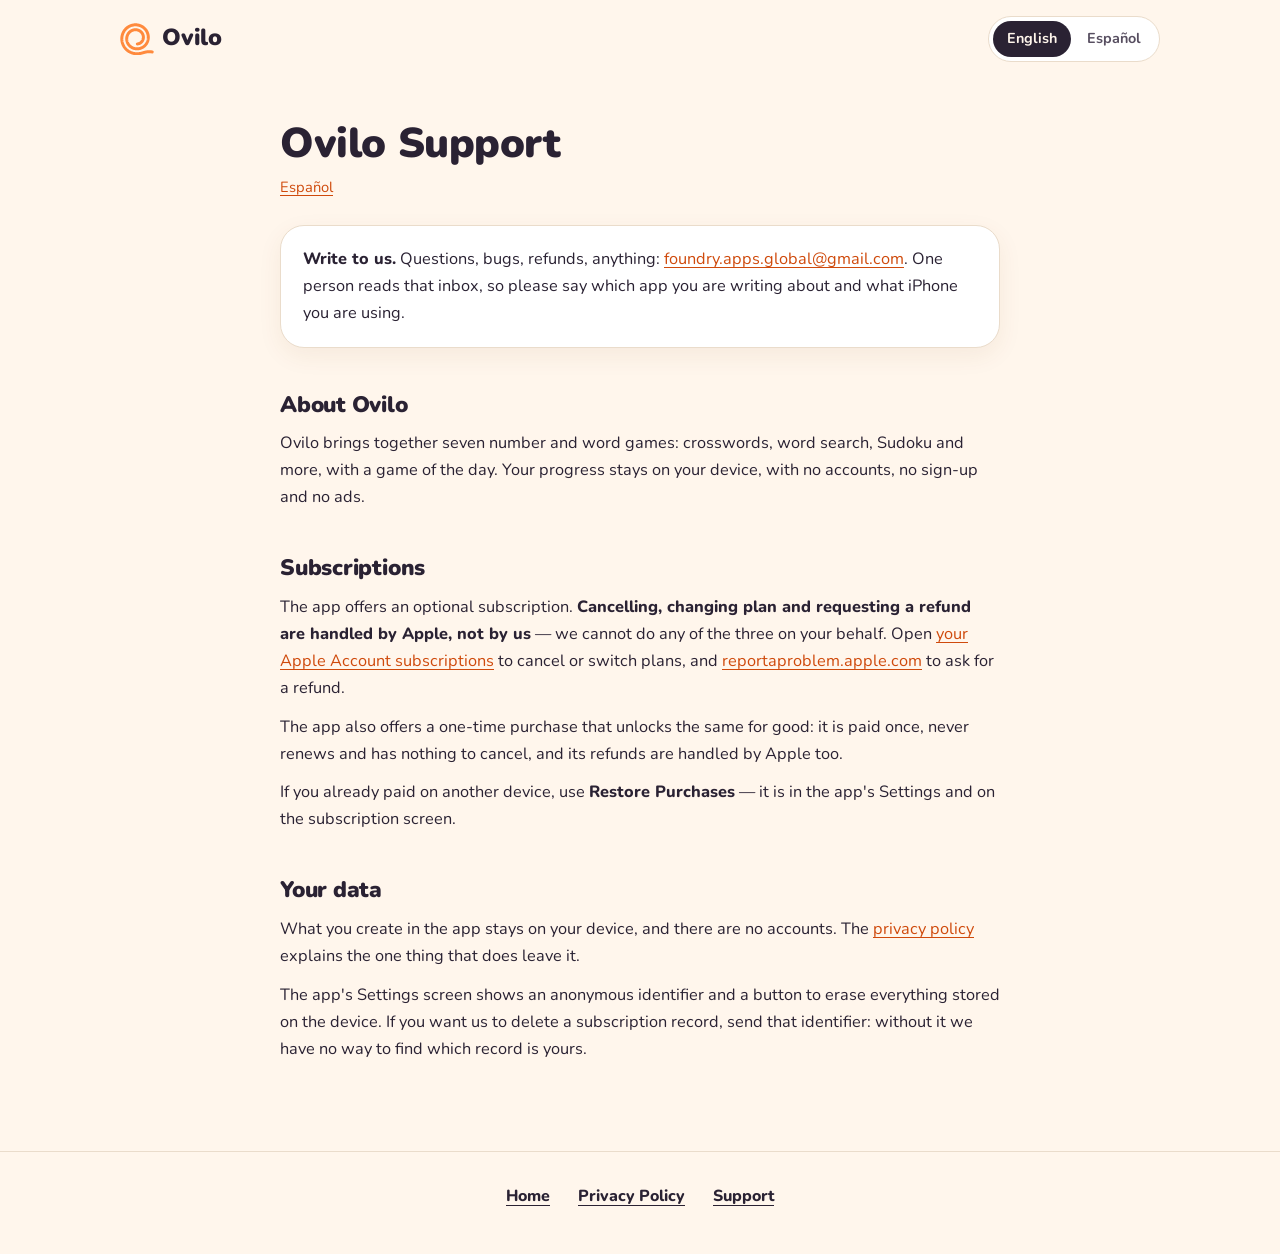
<file: support/index.html>
<!doctype html>
<html lang="en">
<head>
<meta charset="utf-8">
<meta name="viewport" content="width=device-width, initial-scale=1, viewport-fit=cover">
<meta name="robots" content="noindex, nofollow">
<title>Support — Ovilo</title>
<meta name="theme-color" content="#FFF6EC" media="(prefers-color-scheme: light)">
<meta name="theme-color" content="#1A1622" media="(prefers-color-scheme: dark)">
<meta name="color-scheme" content="light dark">
<link rel="canonical" href="https://ovilo.app/support/">
<link rel="alternate" hreflang="es" href="https://ovilo.app/es/support/">
<link rel="icon" href="../assets/img/favicon.png" type="image/png">
<link rel="apple-touch-icon" href="../assets/img/icon-180.png">
<link rel="preload" href="../assets/fonts/nunito-latin-wght-normal.woff2" as="font" type="font/woff2" crossorigin>
<link rel="stylesheet" href="../assets/site.css">
</head>
<body>
<header class="top">
  <a class="brand" href="../" aria-label="Ovilo"><svg class="symbol" aria-hidden="true" focusable="false" xmlns="http://www.w3.org/2000/svg" viewBox="149 168 524 502"><path d="M416.0 490.6 L418.3 490.5 L420.7 490.3 L423.0 490.0 L425.3 489.7 L427.7 489.3 L430.0 488.9 L432.3 488.4 L434.7 487.8 L437.0 487.2 L439.3 486.5 L441.6 485.8 L443.9 485.0 L446.2 484.1 L448.4 483.2 L450.7 482.2 L452.9 481.2 L455.1 480.1 L457.3 478.9 L459.4 477.7 L461.5 476.4 L463.6 475.0 L465.7 473.6 L467.8 472.2 L469.8 470.7 L471.7 469.1 L473.7 467.5 L475.6 465.8 L477.5 464.1 L479.3 462.3 L481.1 460.5 L482.8 458.6 L484.5 456.6 L486.2 454.7 L487.8 452.6 L489.4 450.6 L490.9 448.4 L492.3 446.3 L493.7 444.1 L495.1 441.8 L496.4 439.5 L497.7 437.2 L498.8 434.8 L500.0 432.4 L501.1 430.0 L502.1 427.5 L503.0 425.0 L503.9 422.4 L504.8 419.9 L505.5 417.3 L506.2 414.7 L506.9 412.0 L507.4 409.3 L507.9 406.7 L508.4 403.9 L508.7 401.2 L509.0 398.5 L509.3 395.7 L509.4 392.9 L509.5 390.2 L509.6 387.4 L509.5 384.6 L509.4 381.8 L509.2 379.0 L508.9 376.2 L508.6 373.4 L508.2 370.5 L507.7 367.7 L507.1 365.0 L506.5 362.2 L505.8 359.4 L505.0 356.6 L504.2 353.9 L503.3 351.1 L502.3 348.4 L501.2 345.7 L500.1 343.0 L498.9 340.4 L497.6 337.7 L496.2 335.1 L494.8 332.5 L493.3 330.0 L491.8 327.5 L490.2 325.0 L488.5 322.5 L486.7 320.1 L484.9 317.8 L483.0 315.4 L481.1 313.1 L479.1 310.9 L477.0 308.7 L474.8 306.6 L472.7 304.5 L470.4 302.4 L468.1 300.4 L465.7 298.5 L463.3 296.6 L460.8 294.8 L458.3 293.0 L455.8 291.3 L453.1 289.7 L450.5 288.1 L447.7 286.6 L445.0 285.1 L442.2 283.7 L439.3 282.4 L436.5 281.2 L433.5 280.0 L430.6 278.9 L427.6 277.9 L424.6 276.9 L421.5 276.0 L418.4 275.2 L415.3 274.5 L412.2 273.9 L409.0 273.3 L405.8 272.8 L402.6 272.4 L399.4 272.1 L396.2 271.8 L392.9 271.6 L389.7 271.6 L386.4 271.6 L383.2 271.6 L379.9 271.8 L376.6 272.0 L373.3 272.4 L370.1 272.8 L366.8 273.3 L363.5 273.9 L360.3 274.5 L357.0 275.3 L353.8 276.1 L350.6 277.1 L347.4 278.1 L344.2 279.1 L341.0 280.3 L337.9 281.6 L334.8 282.9 L331.7 284.3 L328.6 285.8 L325.6 287.4 L322.6 289.1 L319.7 290.8 L316.8 292.6 L313.9 294.5 L311.1 296.5 L308.3 298.5 L305.6 300.6 L302.9 302.8 L300.2 305.1 L297.6 307.4 L295.1 309.8 L292.6 312.3 L290.2 314.9 L287.9 317.5 L285.6 320.2 L283.4 322.9 L281.2 325.7 L279.1 328.6 L277.1 331.5 L275.1 334.4 L273.2 337.5 L271.4 340.6 L269.7 343.7 L268.0 346.9 L266.4 350.1 L264.9 353.4 L263.5 356.7 L262.2 360.1 L260.9 363.5 L259.8 366.9 L258.7 370.4 L257.7 373.9 L256.8 377.5 L255.9 381.0 L255.2 384.6 L254.6 388.3 L254.0 391.9 L253.5 395.6 L253.2 399.3 L252.9 403.0 L252.7 406.7 L252.6 410.4 L252.6 414.2 L252.7 417.9 L252.9 421.7 L253.2 425.4 L253.6 429.2 L254.1 432.9 L254.7 436.6 L255.3 440.4 L256.1 444.1 L257.0 447.8 L257.9 451.5 L259.0 455.2 L260.2 458.8 L261.4 462.4 L262.7 466.0 L264.2 469.6 L265.7 473.1 L267.3 476.7 L269.0 480.1 L270.8 483.6 L272.7 487.0 L274.7 490.3 L276.8 493.6 L279.0 496.9 L281.2 500.1 L283.5 503.3 L285.9 506.4 L288.4 509.4 L291.0 512.4 L293.7 515.4 L296.4 518.2 L299.2 521.0 L302.1 523.8 L305.1 526.4 L308.1 529.0 L311.2 531.6 L314.4 534.0 L317.7 536.4 L321.0 538.7 L324.3 540.9 L327.8 543.0 L331.3 545.1 L334.8 547.0 L338.4 548.9 L342.1 550.7 L345.8 552.4 L349.6 554.0 L353.4 555.5 L357.2 556.9 L361.1 558.3 L365.0 559.5 L369.0 560.6 L373.0 561.7 L377.0 562.6 L381.1 563.4 L385.2 564.1 L389.3 564.8 L393.5 565.3 L397.6 565.7 L401.8 566.0 L406.0 566.2 L410.2 566.3 L414.4 566.3 L418.6 566.2 L422.8 566.0 L427.1 565.7 L431.3 565.2 L435.5 564.7 L439.7 564.0 L443.9 563.3 L448.1 562.4 L452.3 561.4 L456.4 560.3 L460.5 559.2 L464.6 557.9 L468.7 556.5 L472.8 555.0 L476.8 553.4 L480.8 551.6 L484.7 549.8 L488.6 547.9 L492.5 545.9 L496.3 543.8 L500.0 541.5 L503.8 539.2 L507.4 536.8 L511.0 534.3 L514.6 531.7 L518.1 529.0 L521.5 526.2 L524.8 523.3 L528.1 520.3 L531.3 517.3 L534.5 514.1 L537.5 510.9 L540.5 507.6 L543.4 504.2 L546.3 500.7 L549.0 497.2 L551.7 493.5 L554.2 489.8 L556.7 486.1 L559.1 482.2 L561.4 478.3 L563.6 474.4 L565.7 470.4 L567.7 466.3 L569.6 462.1 L571.4 457.9 L573.1 453.7 L574.7 449.4 L576.2 445.1 L577.6 440.7 L578.8 436.3 L580.0 431.8 L581.0 427.3 L582.0 422.8 L582.8 418.2 L583.5 413.6 L584.1 409.0 L584.5 404.4 L584.9 399.7 L585.1 395.1 L585.3 390.4 L585.3 385.7 L585.2 381.0 L584.9 376.3 L584.6 371.6 L584.1 366.9 L583.5 362.3 L582.8 357.6 L582.0 352.9 L581.0 348.3 L579.9 343.6 L578.7 339.0 L577.4 334.4 L576.0 329.9 L574.5 325.3 L572.8 320.8 L571.0 316.4 L569.2 312.0 L567.2 307.6 L565.0 303.2 L562.8 299.0 L560.5 294.7 L558.0 290.5 L555.5 286.4 L552.8 282.4 L550.0 278.4 L547.1 274.4 L544.1 270.6 L541.1 266.8 L537.9 263.0 L534.6 259.4 L531.2 255.8 L527.7 252.3 L524.2 248.9 L520.5 245.6 L516.8 242.4 L513.0 239.2 L509.0 236.2 L505.0 233.2 L501.0 230.4 L496.8 227.6 L492.6 225.0 L488.3 222.4 L483.9 220.0 L479.5 217.6 L475.0 215.4 L470.4 213.3 L465.8 211.3 L461.1 209.4 L456.4 207.6 L451.6 206.0 L446.8 204.5 L441.9 203.0 L437.0 201.8 L432.0 200.6 L427.0 199.5 L422.0 198.6 L416.9 197.8 L411.9 197.2 L406.8 196.6 L401.6 196.2 L396.5 195.9 L391.4 195.8 L386.2 195.8 L381.0 195.9 L375.9 196.1 L370.7 196.5 L365.5 197.0 L360.4 197.6 L355.2 198.4 L350.1 199.3 L345.0 200.3 L339.9 201.5 L334.8 202.8 L329.7 204.2 L324.7 205.7 L319.7 207.4 L314.8 209.2 L309.9 211.1 L305.0 213.2 L300.2 215.4 L295.4 217.7 L290.7 220.1 L286.0 222.7 L281.4 225.3 L276.9 228.1 L272.4 231.0 L268.0 234.1 L263.7 237.2 L259.4 240.5 L255.3 243.8 L251.2 247.3 L247.1 250.9 L243.2 254.6 L239.4 258.4 L235.6 262.3 L232.0 266.3 L228.4 270.4 L225.0 274.5 L221.6 278.8 L218.3 283.2 L215.2 287.6 L212.2 292.2 L209.2 296.8 L206.4 301.5 L203.7 306.3 L201.2 311.1 L198.7 316.0 L196.4 321.0 L194.2 326.1 L192.1 331.2 L190.1 336.3 L188.3 341.6 L186.6 346.8 L185.0 352.2 L183.6 357.5 L182.3 362.9 L181.1 368.4 L180.1 373.9 L179.2 379.4 L178.4 384.9 L177.8 390.5 L177.4 396.1 L177.0 401.7 L176.8 407.3 L176.8 413.0 L176.9 418.6 L177.1 424.3 L177.5 429.9 L178.0 435.5 L178.7 441.2 L179.5 446.8 L180.4 452.4 L181.5 458.0 L182.8 463.6 L184.2 469.1 L185.7 474.6 L187.3 480.1 L189.1 485.6 L191.1 491.0 L193.2 496.3 L195.4 501.6 L197.7 506.9 L200.2 512.1 L202.9 517.3 L205.6 522.3 L208.5 527.4 L211.5 532.3 L214.7 537.2 L217.9 542.0 L221.3 546.8 L224.9 551.4 L228.5 556.0 L232.3 560.4 L236.1 564.8 L240.1 569.1 L244.2 573.3 L248.5 577.4 L252.8 581.4 L257.2 585.3 L261.7 589.1 L266.4 592.8 L271.1 596.3 L275.9 599.8 L280.8 603.1 L285.8 606.3 L290.9 609.4 L296.1 612.3 L301.4 615.2 L306.7 617.9 L312.1 620.4 L317.6 622.8 L323.1 625.1 L328.7 627.3 L334.4 629.3 L340.1 631.2 L345.9 632.9 L351.7 634.5 L357.5 635.9 L363.5 637.2 L369.4 638.4 L375.4 639.4 L381.4 640.2 L387.4 640.9 L393.5 641.5 L399.6 641.9 L405.7 642.1 L411.8 642.2 L417.9 642.1 L424.0 641.9 L430.1 641.5 L436.3 641.0 L442.4 640.3 L445.3 639.9 L448.3 639.5 L451.3 639.1 L454.2 638.6 L457.2 638.1 L460.2 637.6 L463.1 637.0 L466.0 636.4 L469.0 635.8 L471.9 635.2 L474.8 634.5 L477.8 633.8 L480.7 633.1 L483.6 632.4 L486.5 631.7 L489.4 630.9 L492.3 630.2 L495.2 629.4 L498.1 628.6 L501.0 627.8 L503.9 627.0 L506.8 626.2 L509.7 625.4 L512.5 624.5 L515.4 623.7 L518.3 622.9 L521.2 622.1 L524.1 621.3 L527.0 620.5 L529.9 619.8 L532.8 619.1 L535.7 618.3 L538.6 617.7 L541.6 617.0 L544.5 616.4 L547.4 615.7 L550.4 615.2 L553.3 614.6 L556.3 614.1 L559.2 613.6 L562.2 613.1 L565.2 612.6 L568.1 612.2 L571.1 611.8 L574.1 611.5 L577.1 611.2 L580.1 610.9 L583.1 610.7 L586.1 610.4 L589.0 610.3 L592.0 610.1 L595.0 610.0 L598.0 610.0 L601.0 610.0 L604.0 610.0 L607.0 610.1 L610.0 610.2 L613.0 610.3 L616.0 610.5 L619.0 610.8 L622.0 611.1 L625.0 611.4 L628.0 611.8 L630.9 612.2 L633.9 612.7 L636.8 613.3 L639.8 613.8 L642.7 614.5 L645.6 615.2" fill="none" stroke="currentColor" stroke-width="46" stroke-linecap="round" stroke-linejoin="round"></path></svg><span>Ovilo</span></a>
  <nav class="langs" aria-label="Language">
    <a href="../support/" data-lang="en" lang="en" aria-current="page">English</a>
    <a href="../es/support/" data-lang="es" lang="es">Español</a>
  </nav>
</header>

<main class="doc">
  <h1>Ovilo Support</h1>
  <p class="updated"><a href="../es/support/">Español</a></p>

  <div class="callout">
    <p><strong>Write to us.</strong> Questions, bugs, refunds, anything:
    <a href="mailto:foundry.apps.global@gmail.com?subject=Ovilo%20support">foundry.apps.global@gmail.com</a>.
    One person reads that inbox, so please say which app you are writing about and what
    iPhone you are using.</p>
  </div>

  <h2>About Ovilo</h2>
  <p>Ovilo brings together seven number and word games: crosswords, word search, Sudoku and more, with a game of the day. Your progress stays on your device, with no accounts, no sign-up and no ads.</p>

  <h2>Subscriptions</h2>
  <p>The app offers an optional subscription. <strong>Cancelling, changing plan and requesting
  a refund are handled by Apple, not by us</strong> — we cannot do any of the three on your
  behalf. Open
  <a href="https://apps.apple.com/account/subscriptions">your Apple Account subscriptions</a>
  to cancel or switch plans, and
  <a href="https://reportaproblem.apple.com">reportaproblem.apple.com</a> to ask for a refund.</p>
  <p>The app also offers a one-time purchase that unlocks the same for good: it is paid once,
  never renews and has nothing to cancel, and its refunds are handled by Apple too.</p>
  <p>If you already paid on another device, use <strong>Restore Purchases</strong> — it is in
  the app's Settings and on the subscription screen.</p>

  <h2>Your data</h2>
  <p>What you create in the app stays on your device, and there are no accounts. The
  <a href="../privacy/">privacy policy</a> explains the one thing that does leave it.</p>
  <p>The app's Settings screen shows an anonymous identifier and a button to erase everything
  stored on the device. If you want us to delete a subscription record, send that identifier:
  without it we have no way to find which record is yours.</p>
</main>

<footer>
  <nav aria-label="Legal">
    <a href="../">Home</a>
    <a href="../privacy/">Privacy Policy</a>
    <a href="../support/">Support</a>
  </nav>
</footer>
<script src="../assets/site.js" defer></script>
</body>
</html>
</file>
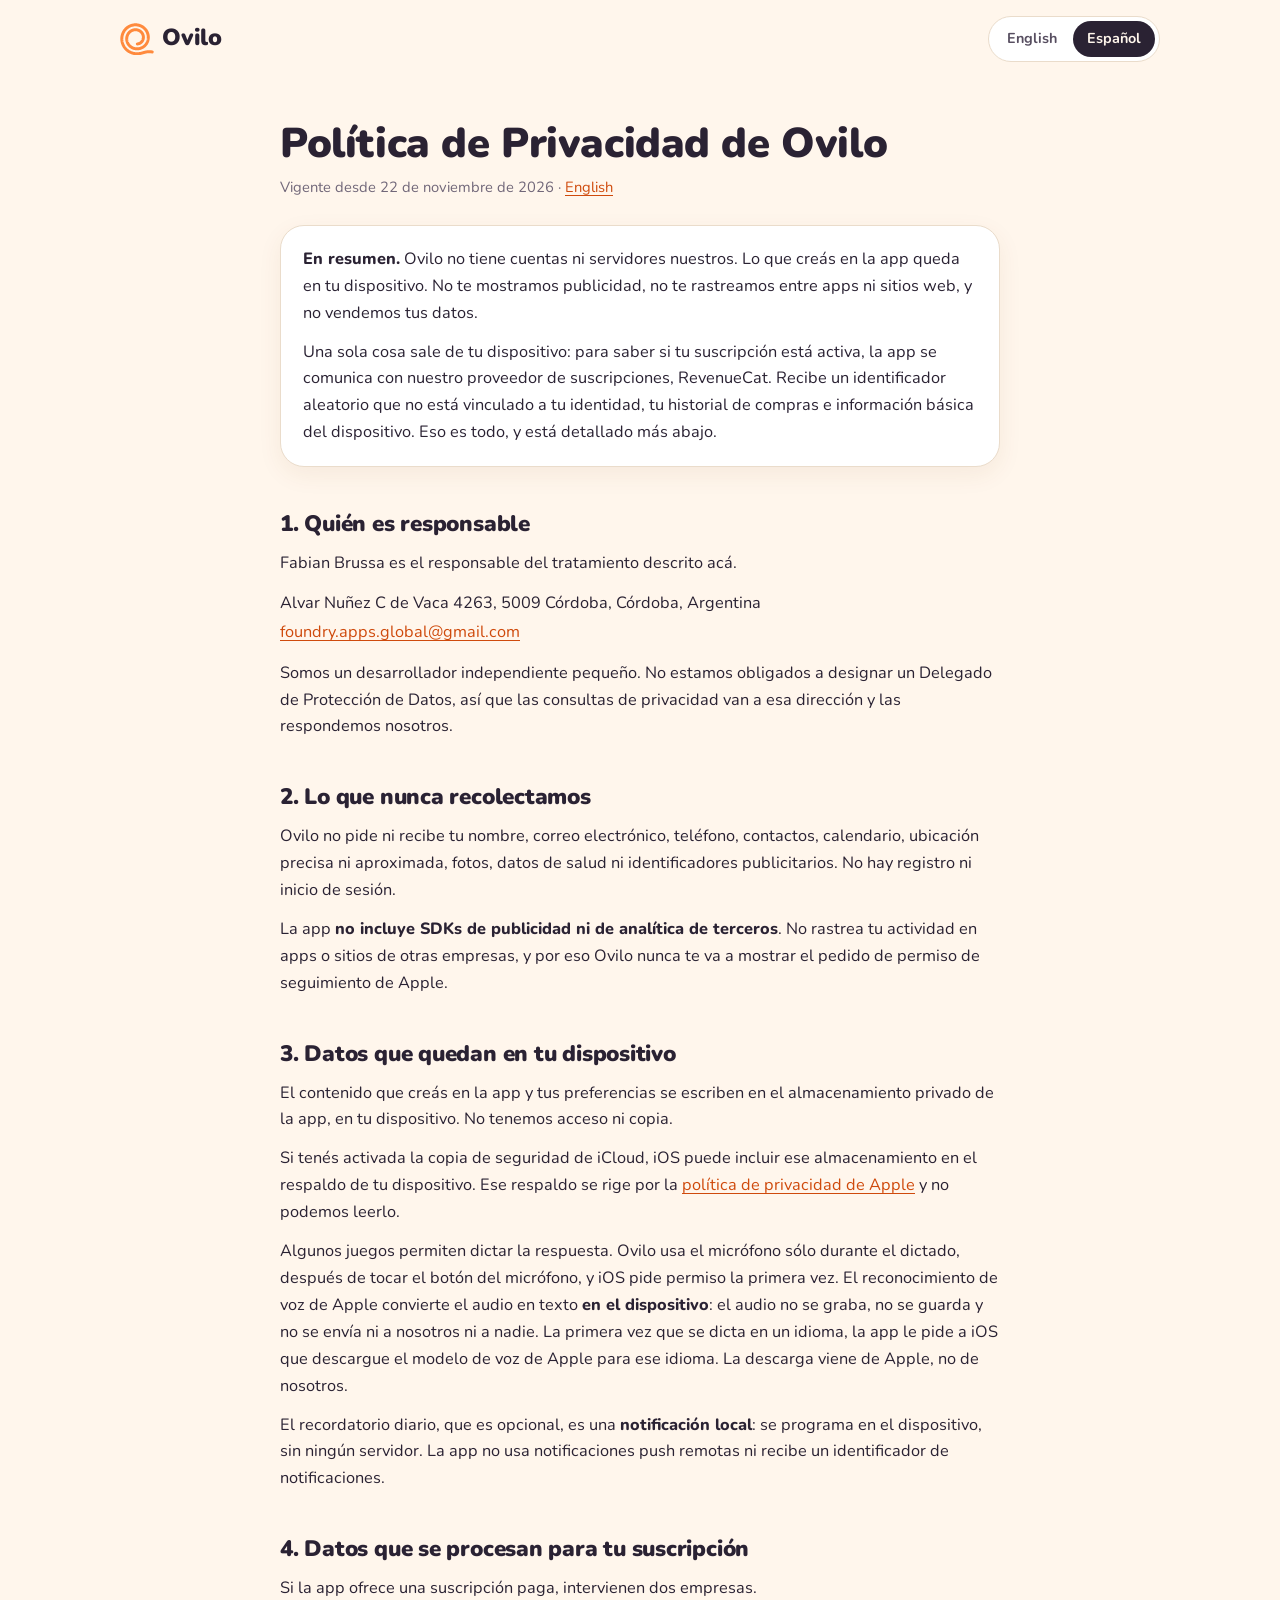
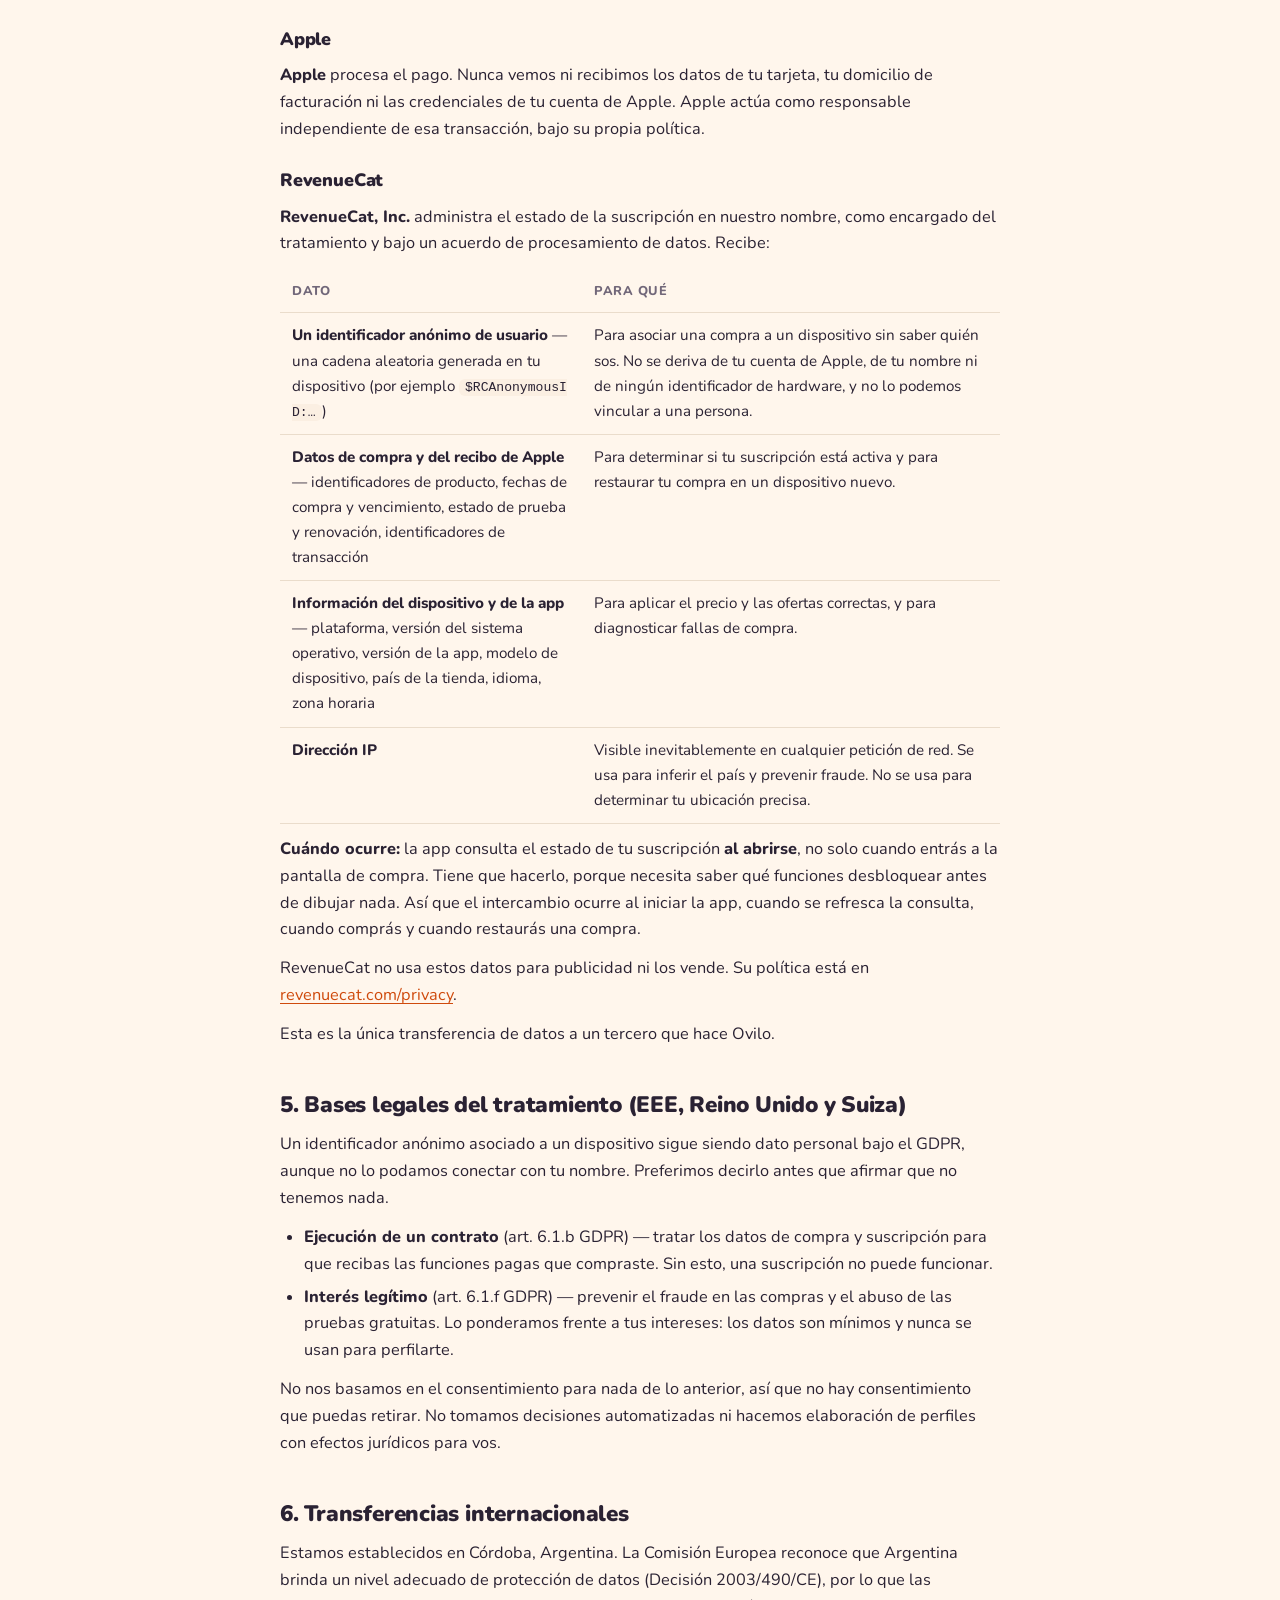
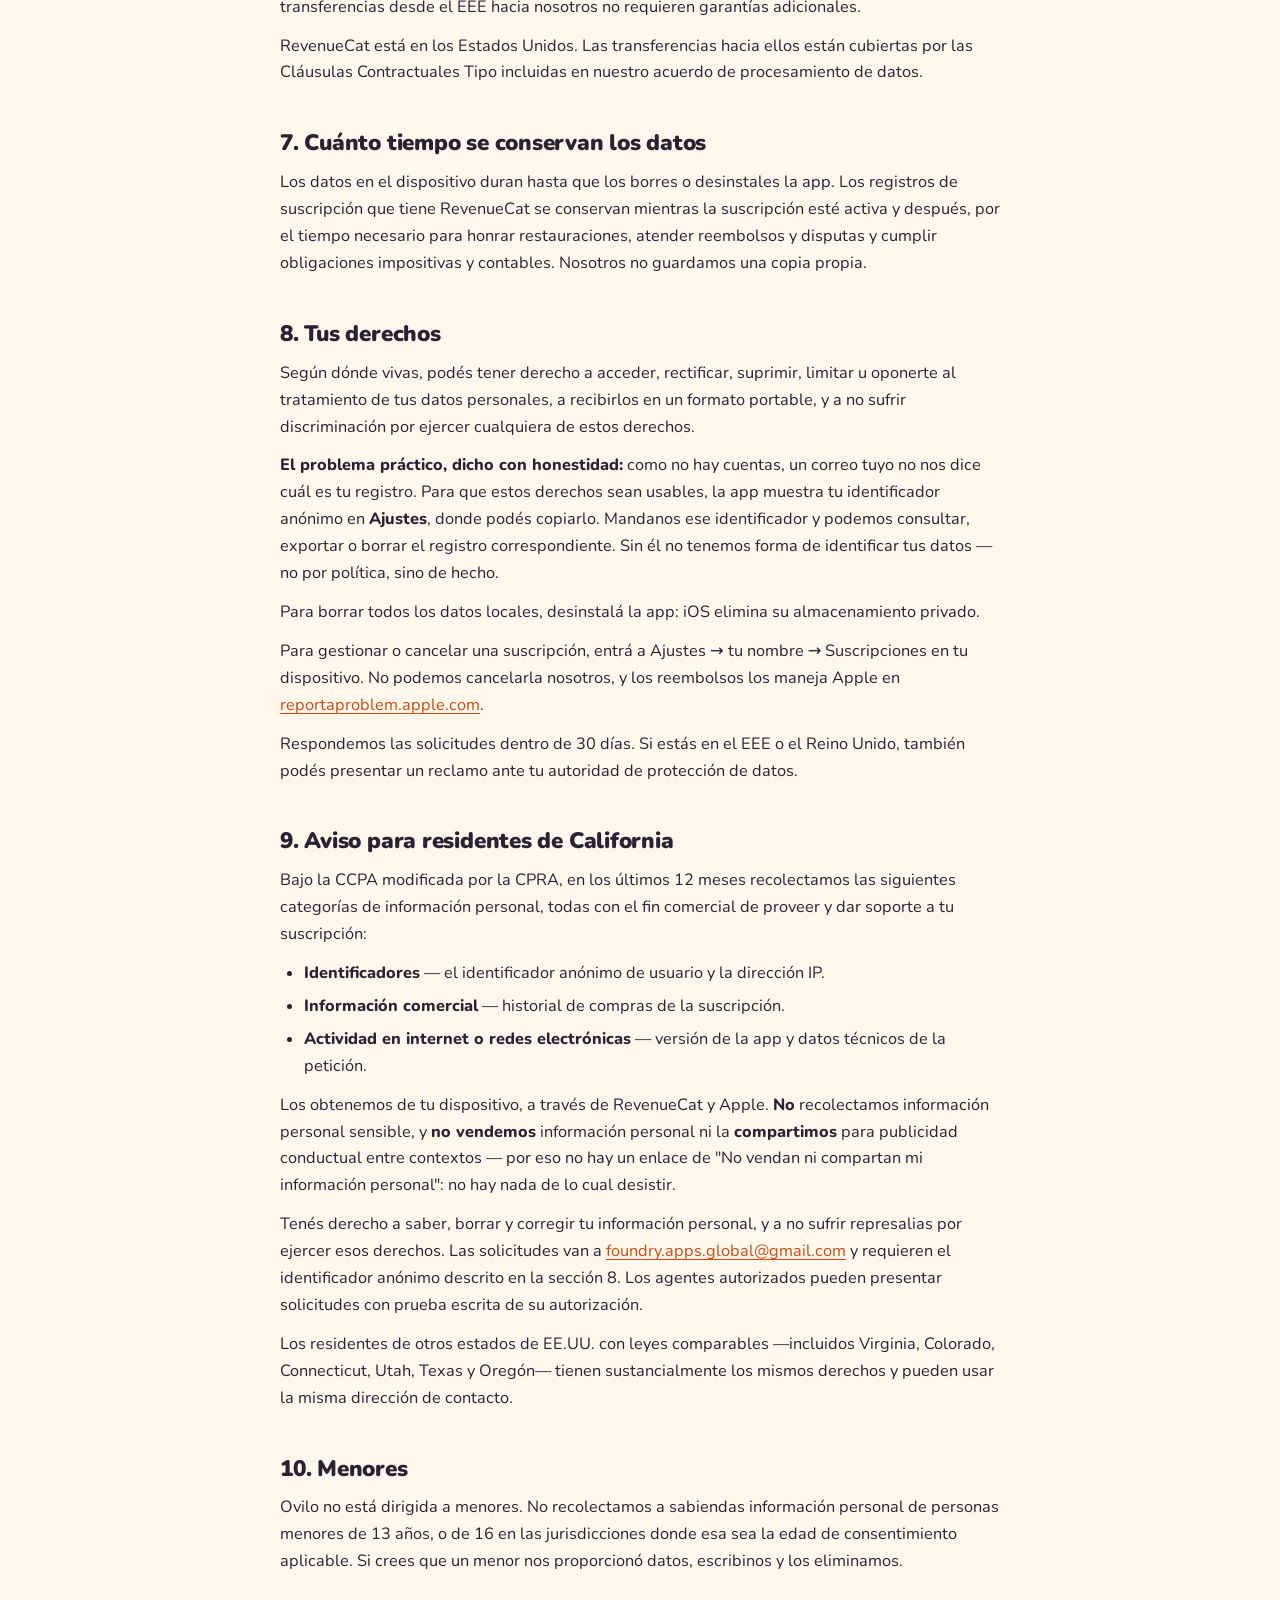
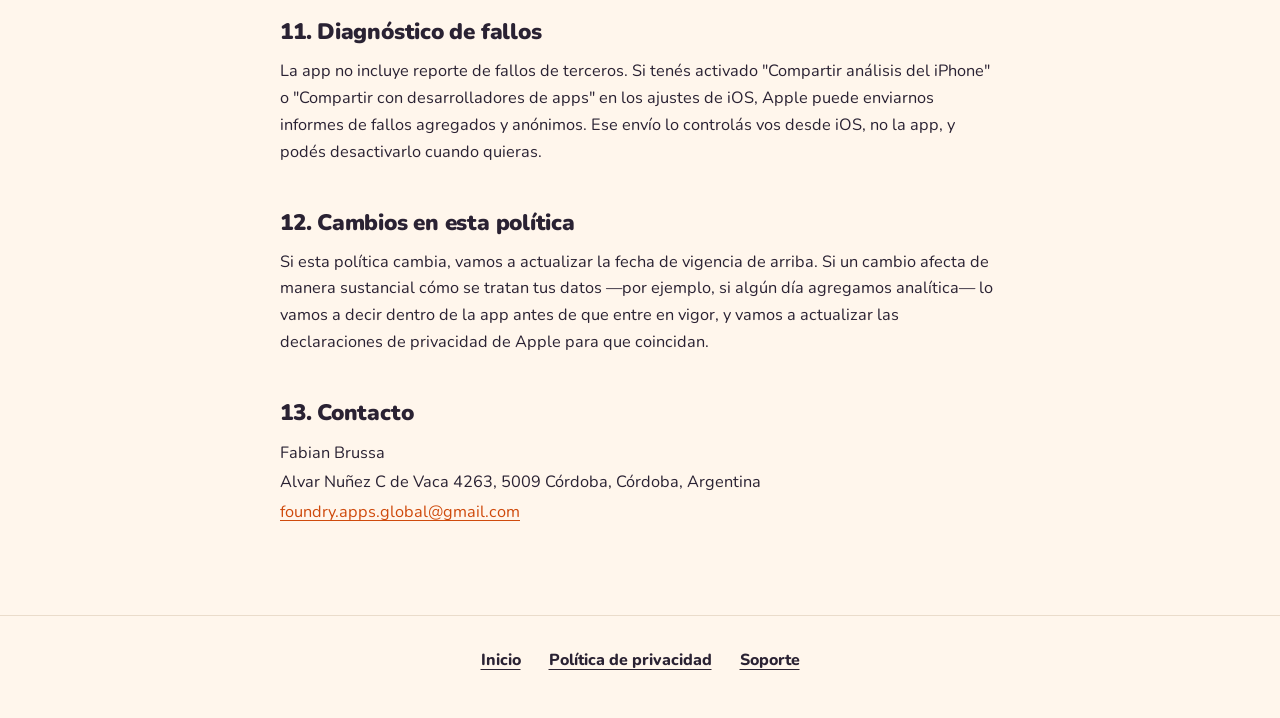
<file: es/privacy/index.html>
<!doctype html>
<html lang="es">
<head>
<meta charset="utf-8">
<meta name="viewport" content="width=device-width, initial-scale=1, viewport-fit=cover">
<meta name="robots" content="noindex, nofollow">
<title>Política de Privacidad — Ovilo</title>
<meta name="theme-color" content="#FFF6EC" media="(prefers-color-scheme: light)">
<meta name="theme-color" content="#1A1622" media="(prefers-color-scheme: dark)">
<meta name="color-scheme" content="light dark">
<link rel="canonical" href="https://ovilo.app/es/privacy/">
<link rel="alternate" hreflang="en" href="https://ovilo.app/privacy/">
<link rel="icon" href="../../assets/img/favicon.png" type="image/png">
<link rel="apple-touch-icon" href="../../assets/img/icon-180.png">
<link rel="preload" href="../../assets/fonts/nunito-latin-wght-normal.woff2" as="font" type="font/woff2" crossorigin>
<link rel="stylesheet" href="../../assets/site.css">
</head>
<body>
<header class="top">
  <a class="brand" href="../" aria-label="Ovilo"><svg class="symbol" aria-hidden="true" focusable="false" xmlns="http://www.w3.org/2000/svg" viewBox="149 168 524 502"><path d="M416.0 490.6 L418.3 490.5 L420.7 490.3 L423.0 490.0 L425.3 489.7 L427.7 489.3 L430.0 488.9 L432.3 488.4 L434.7 487.8 L437.0 487.2 L439.3 486.5 L441.6 485.8 L443.9 485.0 L446.2 484.1 L448.4 483.2 L450.7 482.2 L452.9 481.2 L455.1 480.1 L457.3 478.9 L459.4 477.7 L461.5 476.4 L463.6 475.0 L465.7 473.6 L467.8 472.2 L469.8 470.7 L471.7 469.1 L473.7 467.5 L475.6 465.8 L477.5 464.1 L479.3 462.3 L481.1 460.5 L482.8 458.6 L484.5 456.6 L486.2 454.7 L487.8 452.6 L489.4 450.6 L490.9 448.4 L492.3 446.3 L493.7 444.1 L495.1 441.8 L496.4 439.5 L497.7 437.2 L498.8 434.8 L500.0 432.4 L501.1 430.0 L502.1 427.5 L503.0 425.0 L503.9 422.4 L504.8 419.9 L505.5 417.3 L506.2 414.7 L506.9 412.0 L507.4 409.3 L507.9 406.7 L508.4 403.9 L508.7 401.2 L509.0 398.5 L509.3 395.7 L509.4 392.9 L509.5 390.2 L509.6 387.4 L509.5 384.6 L509.4 381.8 L509.2 379.0 L508.9 376.2 L508.6 373.4 L508.2 370.5 L507.7 367.7 L507.1 365.0 L506.5 362.2 L505.8 359.4 L505.0 356.6 L504.2 353.9 L503.3 351.1 L502.3 348.4 L501.2 345.7 L500.1 343.0 L498.9 340.4 L497.6 337.7 L496.2 335.1 L494.8 332.5 L493.3 330.0 L491.8 327.5 L490.2 325.0 L488.5 322.5 L486.7 320.1 L484.9 317.8 L483.0 315.4 L481.1 313.1 L479.1 310.9 L477.0 308.7 L474.8 306.6 L472.7 304.5 L470.4 302.4 L468.1 300.4 L465.7 298.5 L463.3 296.6 L460.8 294.8 L458.3 293.0 L455.8 291.3 L453.1 289.7 L450.5 288.1 L447.7 286.6 L445.0 285.1 L442.2 283.7 L439.3 282.4 L436.5 281.2 L433.5 280.0 L430.6 278.9 L427.6 277.9 L424.6 276.9 L421.5 276.0 L418.4 275.2 L415.3 274.5 L412.2 273.9 L409.0 273.3 L405.8 272.8 L402.6 272.4 L399.4 272.1 L396.2 271.8 L392.9 271.6 L389.7 271.6 L386.4 271.6 L383.2 271.6 L379.9 271.8 L376.6 272.0 L373.3 272.4 L370.1 272.8 L366.8 273.3 L363.5 273.9 L360.3 274.5 L357.0 275.3 L353.8 276.1 L350.6 277.1 L347.4 278.1 L344.2 279.1 L341.0 280.3 L337.9 281.6 L334.8 282.9 L331.7 284.3 L328.6 285.8 L325.6 287.4 L322.6 289.1 L319.7 290.8 L316.8 292.6 L313.9 294.5 L311.1 296.5 L308.3 298.5 L305.6 300.6 L302.9 302.8 L300.2 305.1 L297.6 307.4 L295.1 309.8 L292.6 312.3 L290.2 314.9 L287.9 317.5 L285.6 320.2 L283.4 322.9 L281.2 325.7 L279.1 328.6 L277.1 331.5 L275.1 334.4 L273.2 337.5 L271.4 340.6 L269.7 343.7 L268.0 346.9 L266.4 350.1 L264.9 353.4 L263.5 356.7 L262.2 360.1 L260.9 363.5 L259.8 366.9 L258.7 370.4 L257.7 373.9 L256.8 377.5 L255.9 381.0 L255.2 384.6 L254.6 388.3 L254.0 391.9 L253.5 395.6 L253.2 399.3 L252.9 403.0 L252.7 406.7 L252.6 410.4 L252.6 414.2 L252.7 417.9 L252.9 421.7 L253.2 425.4 L253.6 429.2 L254.1 432.9 L254.7 436.6 L255.3 440.4 L256.1 444.1 L257.0 447.8 L257.9 451.5 L259.0 455.2 L260.2 458.8 L261.4 462.4 L262.7 466.0 L264.2 469.6 L265.7 473.1 L267.3 476.7 L269.0 480.1 L270.8 483.6 L272.7 487.0 L274.7 490.3 L276.8 493.6 L279.0 496.9 L281.2 500.1 L283.5 503.3 L285.9 506.4 L288.4 509.4 L291.0 512.4 L293.7 515.4 L296.4 518.2 L299.2 521.0 L302.1 523.8 L305.1 526.4 L308.1 529.0 L311.2 531.6 L314.4 534.0 L317.7 536.4 L321.0 538.7 L324.3 540.9 L327.8 543.0 L331.3 545.1 L334.8 547.0 L338.4 548.9 L342.1 550.7 L345.8 552.4 L349.6 554.0 L353.4 555.5 L357.2 556.9 L361.1 558.3 L365.0 559.5 L369.0 560.6 L373.0 561.7 L377.0 562.6 L381.1 563.4 L385.2 564.1 L389.3 564.8 L393.5 565.3 L397.6 565.7 L401.8 566.0 L406.0 566.2 L410.2 566.3 L414.4 566.3 L418.6 566.2 L422.8 566.0 L427.1 565.7 L431.3 565.2 L435.5 564.7 L439.7 564.0 L443.9 563.3 L448.1 562.4 L452.3 561.4 L456.4 560.3 L460.5 559.2 L464.6 557.9 L468.7 556.5 L472.8 555.0 L476.8 553.4 L480.8 551.6 L484.7 549.8 L488.6 547.9 L492.5 545.9 L496.3 543.8 L500.0 541.5 L503.8 539.2 L507.4 536.8 L511.0 534.3 L514.6 531.7 L518.1 529.0 L521.5 526.2 L524.8 523.3 L528.1 520.3 L531.3 517.3 L534.5 514.1 L537.5 510.9 L540.5 507.6 L543.4 504.2 L546.3 500.7 L549.0 497.2 L551.7 493.5 L554.2 489.8 L556.7 486.1 L559.1 482.2 L561.4 478.3 L563.6 474.4 L565.7 470.4 L567.7 466.3 L569.6 462.1 L571.4 457.9 L573.1 453.7 L574.7 449.4 L576.2 445.1 L577.6 440.7 L578.8 436.3 L580.0 431.8 L581.0 427.3 L582.0 422.8 L582.8 418.2 L583.5 413.6 L584.1 409.0 L584.5 404.4 L584.9 399.7 L585.1 395.1 L585.3 390.4 L585.3 385.7 L585.2 381.0 L584.9 376.3 L584.6 371.6 L584.1 366.9 L583.5 362.3 L582.8 357.6 L582.0 352.9 L581.0 348.3 L579.9 343.6 L578.7 339.0 L577.4 334.4 L576.0 329.9 L574.5 325.3 L572.8 320.8 L571.0 316.4 L569.2 312.0 L567.2 307.6 L565.0 303.2 L562.8 299.0 L560.5 294.7 L558.0 290.5 L555.5 286.4 L552.8 282.4 L550.0 278.4 L547.1 274.4 L544.1 270.6 L541.1 266.8 L537.9 263.0 L534.6 259.4 L531.2 255.8 L527.7 252.3 L524.2 248.9 L520.5 245.6 L516.8 242.4 L513.0 239.2 L509.0 236.2 L505.0 233.2 L501.0 230.4 L496.8 227.6 L492.6 225.0 L488.3 222.4 L483.9 220.0 L479.5 217.6 L475.0 215.4 L470.4 213.3 L465.8 211.3 L461.1 209.4 L456.4 207.6 L451.6 206.0 L446.8 204.5 L441.9 203.0 L437.0 201.8 L432.0 200.6 L427.0 199.5 L422.0 198.6 L416.9 197.8 L411.9 197.2 L406.8 196.6 L401.6 196.2 L396.5 195.9 L391.4 195.8 L386.2 195.8 L381.0 195.9 L375.9 196.1 L370.7 196.5 L365.5 197.0 L360.4 197.6 L355.2 198.4 L350.1 199.3 L345.0 200.3 L339.9 201.5 L334.8 202.8 L329.7 204.2 L324.7 205.7 L319.7 207.4 L314.8 209.2 L309.9 211.1 L305.0 213.2 L300.2 215.4 L295.4 217.7 L290.7 220.1 L286.0 222.7 L281.4 225.3 L276.9 228.1 L272.4 231.0 L268.0 234.1 L263.7 237.2 L259.4 240.5 L255.3 243.8 L251.2 247.3 L247.1 250.9 L243.2 254.6 L239.4 258.4 L235.6 262.3 L232.0 266.3 L228.4 270.4 L225.0 274.5 L221.6 278.8 L218.3 283.2 L215.2 287.6 L212.2 292.2 L209.2 296.8 L206.4 301.5 L203.7 306.3 L201.2 311.1 L198.7 316.0 L196.4 321.0 L194.2 326.1 L192.1 331.2 L190.1 336.3 L188.3 341.6 L186.6 346.8 L185.0 352.2 L183.6 357.5 L182.3 362.9 L181.1 368.4 L180.1 373.9 L179.2 379.4 L178.4 384.9 L177.8 390.5 L177.4 396.1 L177.0 401.7 L176.8 407.3 L176.8 413.0 L176.9 418.6 L177.1 424.3 L177.5 429.9 L178.0 435.5 L178.7 441.2 L179.5 446.8 L180.4 452.4 L181.5 458.0 L182.8 463.6 L184.2 469.1 L185.7 474.6 L187.3 480.1 L189.1 485.6 L191.1 491.0 L193.2 496.3 L195.4 501.6 L197.7 506.9 L200.2 512.1 L202.9 517.3 L205.6 522.3 L208.5 527.4 L211.5 532.3 L214.7 537.2 L217.9 542.0 L221.3 546.8 L224.9 551.4 L228.5 556.0 L232.3 560.4 L236.1 564.8 L240.1 569.1 L244.2 573.3 L248.5 577.4 L252.8 581.4 L257.2 585.3 L261.7 589.1 L266.4 592.8 L271.1 596.3 L275.9 599.8 L280.8 603.1 L285.8 606.3 L290.9 609.4 L296.1 612.3 L301.4 615.2 L306.7 617.9 L312.1 620.4 L317.6 622.8 L323.1 625.1 L328.7 627.3 L334.4 629.3 L340.1 631.2 L345.9 632.9 L351.7 634.5 L357.5 635.9 L363.5 637.2 L369.4 638.4 L375.4 639.4 L381.4 640.2 L387.4 640.9 L393.5 641.5 L399.6 641.9 L405.7 642.1 L411.8 642.2 L417.9 642.1 L424.0 641.9 L430.1 641.5 L436.3 641.0 L442.4 640.3 L445.3 639.9 L448.3 639.5 L451.3 639.1 L454.2 638.6 L457.2 638.1 L460.2 637.6 L463.1 637.0 L466.0 636.4 L469.0 635.8 L471.9 635.2 L474.8 634.5 L477.8 633.8 L480.7 633.1 L483.6 632.4 L486.5 631.7 L489.4 630.9 L492.3 630.2 L495.2 629.4 L498.1 628.6 L501.0 627.8 L503.9 627.0 L506.8 626.2 L509.7 625.4 L512.5 624.5 L515.4 623.7 L518.3 622.9 L521.2 622.1 L524.1 621.3 L527.0 620.5 L529.9 619.8 L532.8 619.1 L535.7 618.3 L538.6 617.7 L541.6 617.0 L544.5 616.4 L547.4 615.7 L550.4 615.2 L553.3 614.6 L556.3 614.1 L559.2 613.6 L562.2 613.1 L565.2 612.6 L568.1 612.2 L571.1 611.8 L574.1 611.5 L577.1 611.2 L580.1 610.9 L583.1 610.7 L586.1 610.4 L589.0 610.3 L592.0 610.1 L595.0 610.0 L598.0 610.0 L601.0 610.0 L604.0 610.0 L607.0 610.1 L610.0 610.2 L613.0 610.3 L616.0 610.5 L619.0 610.8 L622.0 611.1 L625.0 611.4 L628.0 611.8 L630.9 612.2 L633.9 612.7 L636.8 613.3 L639.8 613.8 L642.7 614.5 L645.6 615.2" fill="none" stroke="currentColor" stroke-width="46" stroke-linecap="round" stroke-linejoin="round"></path></svg><span>Ovilo</span></a>
  <nav class="langs" aria-label="Idioma">
    <a href="../../privacy/" data-lang="en" lang="en">English</a>
    <a href="../../es/privacy/" data-lang="es" lang="es" aria-current="page">Español</a>
  </nav>
</header>

<main class="doc">
  <h1>Política de Privacidad de Ovilo</h1>
  <p class="updated">Vigente desde 22 de noviembre de 2026 · <a href="../../privacy/">English</a></p>

  <div class="callout">
    <p><strong>En resumen.</strong> Ovilo no tiene cuentas ni servidores nuestros. Lo
    que creás en la app queda en tu dispositivo. No te mostramos publicidad, no te rastreamos
    entre apps ni sitios web, y no vendemos tus datos.</p>
    <p>Una sola cosa sale de tu dispositivo: para saber si tu suscripción está activa, la app
    se comunica con nuestro proveedor de suscripciones, RevenueCat. Recibe un identificador
    aleatorio que no está vinculado a tu identidad, tu historial de compras e información
    básica del dispositivo. Eso es todo, y está detallado más abajo.</p>
  </div>

  <h2>1. Quién es responsable</h2>
  <p>Fabian Brussa es el responsable del tratamiento descrito acá.</p>
  <p class="contact">
    Alvar Nuñez C de Vaca 4263, 5009 Córdoba, Córdoba, Argentina<br>
    <a href="mailto:foundry.apps.global@gmail.com">foundry.apps.global@gmail.com</a>
  </p>
  <p>Somos un desarrollador independiente pequeño. No estamos obligados a designar un Delegado
  de Protección de Datos, así que las consultas de privacidad van a esa dirección y las
  respondemos nosotros.</p>

  <h2>2. Lo que nunca recolectamos</h2>
  <p>Ovilo no pide ni recibe tu nombre, correo electrónico, teléfono, contactos,
  calendario, ubicación precisa ni aproximada, fotos, datos de salud ni identificadores
  publicitarios. No hay registro ni inicio de sesión.</p>
  <p>La app <strong>no incluye SDKs de publicidad ni de analítica de terceros</strong>. No
  rastrea tu actividad en apps o sitios de otras empresas, y por eso Ovilo nunca te va a
  mostrar el pedido de permiso de seguimiento de Apple.</p>

  <h2>3. Datos que quedan en tu dispositivo</h2>
  <p>El contenido que creás en la app y tus preferencias se escriben en el almacenamiento
  privado de la app, en tu dispositivo. No tenemos acceso ni copia.</p>
  <p>Si tenés activada la copia de seguridad de iCloud, iOS puede incluir ese almacenamiento en
  el respaldo de tu dispositivo. Ese respaldo se rige por la
  <a href="https://www.apple.com/legal/privacy/">política de privacidad de Apple</a> y no
  podemos leerlo.</p>
  <!-- Propio de Ovilo (FO-592): la plantilla del esqueleto no habla de micrófono ni de notificaciones. -->
  <p>Algunos juegos permiten dictar la respuesta. Ovilo usa el micrófono sólo durante el
  dictado, después de tocar el botón del micrófono, y iOS pide permiso la primera vez. El
  reconocimiento de voz de Apple convierte el audio en texto <strong>en el dispositivo</strong>:
  el audio no se graba, no se guarda y no se envía ni a nosotros ni a nadie. La primera vez que
  se dicta en un idioma, la app le pide a iOS que descargue el modelo de voz de Apple para ese
  idioma. La descarga viene de Apple, no de nosotros.</p>
  <p>El recordatorio diario, que es opcional, es una <strong>notificación local</strong>: se
  programa en el dispositivo, sin ningún servidor. La app no usa notificaciones push remotas ni
  recibe un identificador de notificaciones.</p>

  <h2>4. Datos que se procesan para tu suscripción</h2>
  <p>Si la app ofrece una suscripción paga, intervienen dos empresas.</p>

  <h3>Apple</h3>
  <p><strong>Apple</strong> procesa el pago. Nunca vemos ni recibimos los datos de tu tarjeta,
  tu domicilio de facturación ni las credenciales de tu cuenta de Apple. Apple actúa como
  responsable independiente de esa transacción, bajo su propia política.</p>

  <h3>RevenueCat</h3>
  <p><strong>RevenueCat, Inc.</strong> administra el estado de la suscripción en nuestro
  nombre, como encargado del tratamiento y bajo un acuerdo de procesamiento de datos. Recibe:</p>
  <div class="table-wrap">
  <table>
    <thead><tr><th>Dato</th><th>Para qué</th></tr></thead>
    <tbody>
      <tr>
        <td><strong>Un identificador anónimo de usuario</strong> — una cadena aleatoria
        generada en tu dispositivo (por ejemplo <code>$RCAnonymousID:…</code>)</td>
        <td>Para asociar una compra a un dispositivo sin saber quién sos. No se deriva de tu
        cuenta de Apple, de tu nombre ni de ningún identificador de hardware, y no lo podemos
        vincular a una persona.</td>
      </tr>
      <tr>
        <td><strong>Datos de compra y del recibo de Apple</strong> — identificadores de
        producto, fechas de compra y vencimiento, estado de prueba y renovación,
        identificadores de transacción</td>
        <td>Para determinar si tu suscripción está activa y para restaurar tu compra en un
        dispositivo nuevo.</td>
      </tr>
      <tr>
        <td><strong>Información del dispositivo y de la app</strong> — plataforma, versión del
        sistema operativo, versión de la app, modelo de dispositivo, país de la tienda, idioma,
        zona horaria</td>
        <td>Para aplicar el precio y las ofertas correctas, y para diagnosticar fallas de
        compra.</td>
      </tr>
      <tr>
        <td><strong>Dirección IP</strong></td>
        <td>Visible inevitablemente en cualquier petición de red. Se usa para inferir el país y
        prevenir fraude. No se usa para determinar tu ubicación precisa.</td>
      </tr>
    </tbody>
  </table>
  </div>
  <p><strong>Cuándo ocurre:</strong> la app consulta el estado de tu suscripción
  <strong>al abrirse</strong>, no solo cuando entrás a la pantalla de compra. Tiene que
  hacerlo, porque necesita saber qué funciones desbloquear antes de dibujar nada. Así que el
  intercambio ocurre al iniciar la app, cuando se refresca la consulta, cuando comprás y
  cuando restaurás una compra.</p>
  <p>RevenueCat no usa estos datos para publicidad ni los vende. Su política está en
  <a href="https://www.revenuecat.com/privacy">revenuecat.com/privacy</a>.</p>
  <p>Esta es la única transferencia de datos a un tercero que hace Ovilo.</p>

  <h2>5. Bases legales del tratamiento (EEE, Reino Unido y Suiza)</h2>
  <p>Un identificador anónimo asociado a un dispositivo sigue siendo dato personal bajo el
  GDPR, aunque no lo podamos conectar con tu nombre. Preferimos decirlo antes que afirmar que
  no tenemos nada.</p>
  <ul>
    <li><strong>Ejecución de un contrato</strong> (art. 6.1.b GDPR) — tratar los datos de
    compra y suscripción para que recibas las funciones pagas que compraste. Sin esto, una
    suscripción no puede funcionar.</li>
    <li><strong>Interés legítimo</strong> (art. 6.1.f GDPR) — prevenir el fraude en las compras
    y el abuso de las pruebas gratuitas. Lo ponderamos frente a tus intereses: los datos son
    mínimos y nunca se usan para perfilarte.</li>
  </ul>
  <p>No nos basamos en el consentimiento para nada de lo anterior, así que no hay
  consentimiento que puedas retirar. No tomamos decisiones automatizadas ni hacemos elaboración
  de perfiles con efectos jurídicos para vos.</p>

  <h2>6. Transferencias internacionales</h2>
  <p>Estamos establecidos en Córdoba, Argentina. La Comisión Europea reconoce que
  Argentina brinda un nivel adecuado de protección de datos (Decisión 2003/490/CE), por lo que
  las transferencias desde el EEE hacia nosotros no requieren garantías adicionales.</p>
  <p>RevenueCat está en los Estados Unidos. Las transferencias hacia ellos están cubiertas por
  las Cláusulas Contractuales Tipo incluidas en nuestro acuerdo de procesamiento de datos.</p>

  <h2>7. Cuánto tiempo se conservan los datos</h2>
  <p>Los datos en el dispositivo duran hasta que los borres o desinstales la app. Los registros
  de suscripción que tiene RevenueCat se conservan mientras la suscripción esté activa y
  después, por el tiempo necesario para honrar restauraciones, atender reembolsos y disputas y
  cumplir obligaciones impositivas y contables. Nosotros no guardamos una copia propia.</p>

  <h2>8. Tus derechos</h2>
  <p>Según dónde vivas, podés tener derecho a acceder, rectificar, suprimir, limitar u oponerte
  al tratamiento de tus datos personales, a recibirlos en un formato portable, y a no sufrir
  discriminación por ejercer cualquiera de estos derechos.</p>
  <p><strong>El problema práctico, dicho con honestidad:</strong> como no hay cuentas, un
  correo tuyo no nos dice cuál es tu registro. Para que estos derechos sean usables, la app
  muestra tu identificador anónimo en <strong>Ajustes</strong>, donde podés copiarlo. Mandanos
  ese identificador y podemos consultar, exportar o borrar el registro correspondiente. Sin él
  no tenemos forma de identificar tus datos — no por política, sino de hecho.</p>
  <p>Para borrar todos los datos locales, desinstalá la app: iOS elimina su almacenamiento
  privado.</p>
  <p>Para gestionar o cancelar una suscripción, entrá a Ajustes → tu nombre → Suscripciones en
  tu dispositivo. No podemos cancelarla nosotros, y los reembolsos los maneja Apple en
  <a href="https://reportaproblem.apple.com">reportaproblem.apple.com</a>.</p>
  <p>Respondemos las solicitudes dentro de 30 días. Si estás en el EEE o el Reino Unido,
  también podés presentar un reclamo ante tu autoridad de protección de datos.</p>

  <h2>9. Aviso para residentes de California</h2>
  <p>Bajo la CCPA modificada por la CPRA, en los últimos 12 meses recolectamos las siguientes
  categorías de información personal, todas con el fin comercial de proveer y dar soporte a tu
  suscripción:</p>
  <ul>
    <li><strong>Identificadores</strong> — el identificador anónimo de usuario y la dirección IP.</li>
    <li><strong>Información comercial</strong> — historial de compras de la suscripción.</li>
    <li><strong>Actividad en internet o redes electrónicas</strong> — versión de la app y datos
    técnicos de la petición.</li>
  </ul>
  <p>Los obtenemos de tu dispositivo, a través de RevenueCat y Apple.
  <strong>No</strong> recolectamos información personal sensible, y <strong>no vendemos</strong>
  información personal ni la <strong>compartimos</strong> para publicidad conductual entre
  contextos — por eso no hay un enlace de "No vendan ni compartan mi información personal": no
  hay nada de lo cual desistir.</p>
  <p>Tenés derecho a saber, borrar y corregir tu información personal, y a no sufrir represalias
  por ejercer esos derechos. Las solicitudes van a
  <a href="mailto:foundry.apps.global@gmail.com">foundry.apps.global@gmail.com</a> y requieren el identificador anónimo
  descrito en la sección 8. Los agentes autorizados pueden presentar solicitudes con prueba
  escrita de su autorización.</p>
  <p>Los residentes de otros estados de EE.UU. con leyes comparables —incluidos Virginia,
  Colorado, Connecticut, Utah, Texas y Oregón— tienen sustancialmente los mismos derechos y
  pueden usar la misma dirección de contacto.</p>

  <h2>10. Menores</h2>
  <p>Ovilo no está dirigida a menores. No recolectamos a sabiendas información personal
  de personas menores de 13 años, o de 16 en las jurisdicciones donde esa sea la edad de
  consentimiento aplicable. Si crees que un menor nos proporcionó datos, escribinos y los
  eliminamos.</p>

  <h2>11. Diagnóstico de fallos</h2>
  <p>La app no incluye reporte de fallos de terceros. Si tenés activado "Compartir análisis del
  iPhone" o "Compartir con desarrolladores de apps" en los ajustes de iOS, Apple puede
  enviarnos informes de fallos agregados y anónimos. Ese envío lo controlás vos desde iOS, no
  la app, y podés desactivarlo cuando quieras.</p>

  <h2>12. Cambios en esta política</h2>
  <p>Si esta política cambia, vamos a actualizar la fecha de vigencia de arriba. Si un cambio
  afecta de manera sustancial cómo se tratan tus datos —por ejemplo, si algún día agregamos
  analítica— lo vamos a decir dentro de la app antes de que entre en vigor, y vamos a
  actualizar las declaraciones de privacidad de Apple para que coincidan.</p>

  <h2>13. Contacto</h2>
  <p class="contact">
    Fabian Brussa<br>
    Alvar Nuñez C de Vaca 4263, 5009 Córdoba, Córdoba, Argentina<br>
    <a href="mailto:foundry.apps.global@gmail.com">foundry.apps.global@gmail.com</a>
  </p>
</main>

<footer>
  <nav aria-label="Legal">
    <a href="../">Inicio</a>
    <a href="../../es/privacy/">Política de privacidad</a>
    <a href="../../es/support/">Soporte</a>
  </nav>
</footer>
<script src="../../assets/site.js" defer></script>
</body>
</html>
</file>
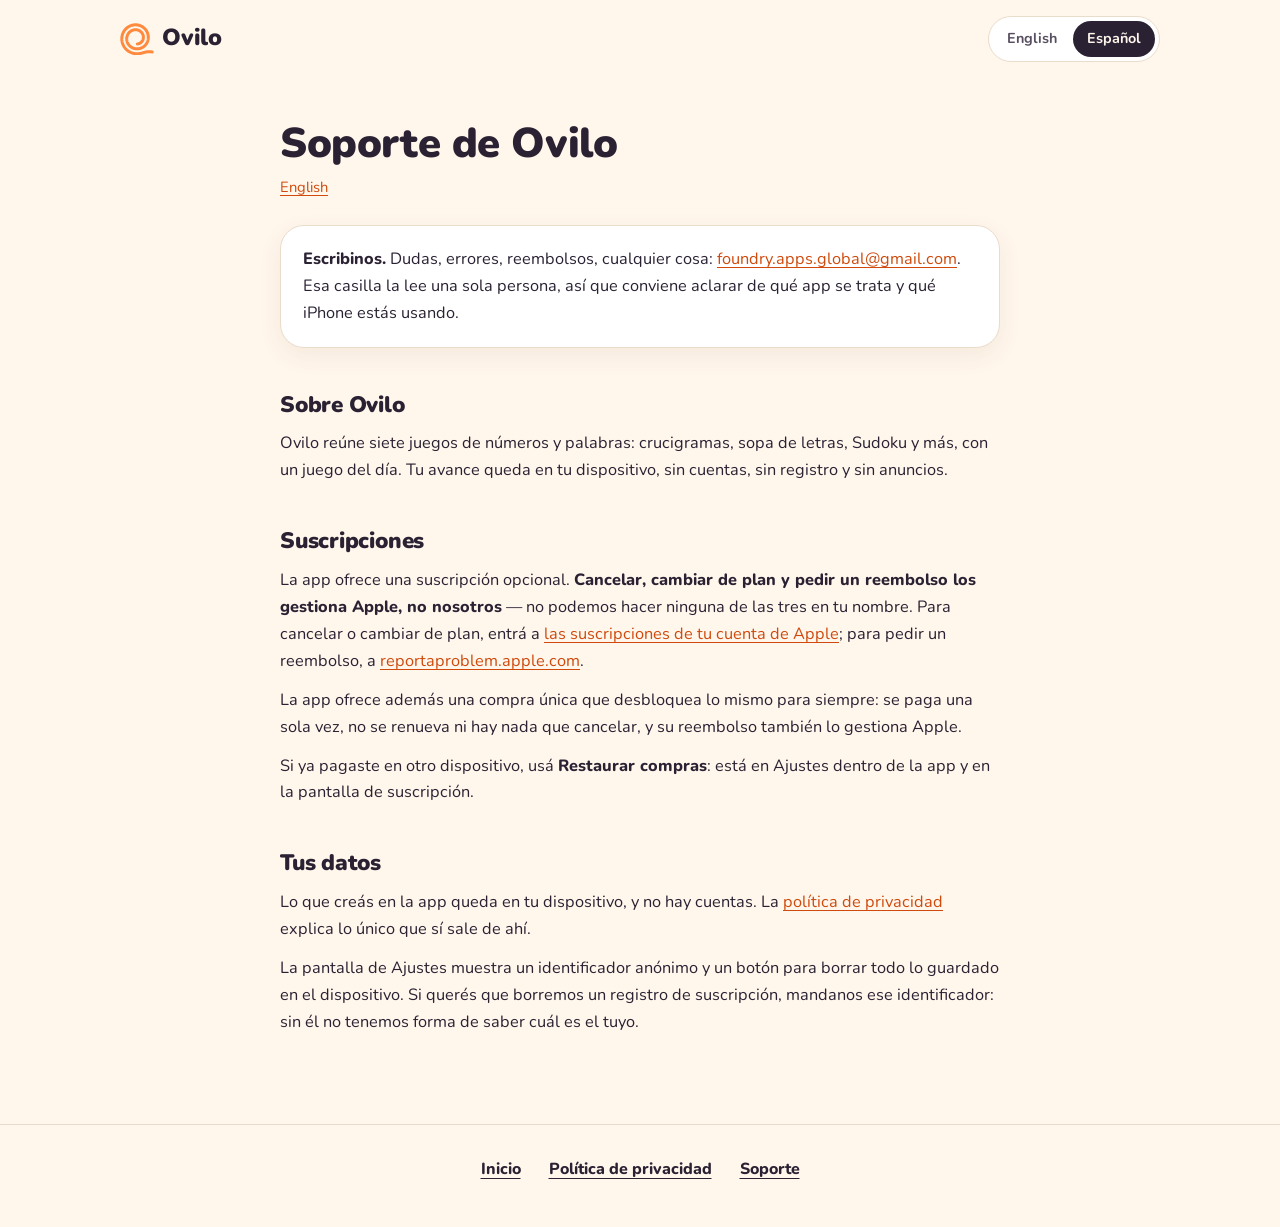
<file: es/support/index.html>
<!doctype html>
<html lang="es">
<head>
<meta charset="utf-8">
<meta name="viewport" content="width=device-width, initial-scale=1, viewport-fit=cover">
<meta name="robots" content="noindex, nofollow">
<title>Soporte — Ovilo</title>
<meta name="theme-color" content="#FFF6EC" media="(prefers-color-scheme: light)">
<meta name="theme-color" content="#1A1622" media="(prefers-color-scheme: dark)">
<meta name="color-scheme" content="light dark">
<link rel="canonical" href="https://ovilo.app/es/support/">
<link rel="alternate" hreflang="en" href="https://ovilo.app/support/">
<link rel="icon" href="../../assets/img/favicon.png" type="image/png">
<link rel="apple-touch-icon" href="../../assets/img/icon-180.png">
<link rel="preload" href="../../assets/fonts/nunito-latin-wght-normal.woff2" as="font" type="font/woff2" crossorigin>
<link rel="stylesheet" href="../../assets/site.css">
</head>
<body>
<header class="top">
  <a class="brand" href="../" aria-label="Ovilo"><svg class="symbol" aria-hidden="true" focusable="false" xmlns="http://www.w3.org/2000/svg" viewBox="149 168 524 502"><path d="M416.0 490.6 L418.3 490.5 L420.7 490.3 L423.0 490.0 L425.3 489.7 L427.7 489.3 L430.0 488.9 L432.3 488.4 L434.7 487.8 L437.0 487.2 L439.3 486.5 L441.6 485.8 L443.9 485.0 L446.2 484.1 L448.4 483.2 L450.7 482.2 L452.9 481.2 L455.1 480.1 L457.3 478.9 L459.4 477.7 L461.5 476.4 L463.6 475.0 L465.7 473.6 L467.8 472.2 L469.8 470.7 L471.7 469.1 L473.7 467.5 L475.6 465.8 L477.5 464.1 L479.3 462.3 L481.1 460.5 L482.8 458.6 L484.5 456.6 L486.2 454.7 L487.8 452.6 L489.4 450.6 L490.9 448.4 L492.3 446.3 L493.7 444.1 L495.1 441.8 L496.4 439.5 L497.7 437.2 L498.8 434.8 L500.0 432.4 L501.1 430.0 L502.1 427.5 L503.0 425.0 L503.9 422.4 L504.8 419.9 L505.5 417.3 L506.2 414.7 L506.9 412.0 L507.4 409.3 L507.9 406.7 L508.4 403.9 L508.7 401.2 L509.0 398.5 L509.3 395.7 L509.4 392.9 L509.5 390.2 L509.6 387.4 L509.5 384.6 L509.4 381.8 L509.2 379.0 L508.9 376.2 L508.6 373.4 L508.2 370.5 L507.7 367.7 L507.1 365.0 L506.5 362.2 L505.8 359.4 L505.0 356.6 L504.2 353.9 L503.3 351.1 L502.3 348.4 L501.2 345.7 L500.1 343.0 L498.9 340.4 L497.6 337.7 L496.2 335.1 L494.8 332.5 L493.3 330.0 L491.8 327.5 L490.2 325.0 L488.5 322.5 L486.7 320.1 L484.9 317.8 L483.0 315.4 L481.1 313.1 L479.1 310.9 L477.0 308.7 L474.8 306.6 L472.7 304.5 L470.4 302.4 L468.1 300.4 L465.7 298.5 L463.3 296.6 L460.8 294.8 L458.3 293.0 L455.8 291.3 L453.1 289.7 L450.5 288.1 L447.7 286.6 L445.0 285.1 L442.2 283.7 L439.3 282.4 L436.5 281.2 L433.5 280.0 L430.6 278.9 L427.6 277.9 L424.6 276.9 L421.5 276.0 L418.4 275.2 L415.3 274.5 L412.2 273.9 L409.0 273.3 L405.8 272.8 L402.6 272.4 L399.4 272.1 L396.2 271.8 L392.9 271.6 L389.7 271.6 L386.4 271.6 L383.2 271.6 L379.9 271.8 L376.6 272.0 L373.3 272.4 L370.1 272.8 L366.8 273.3 L363.5 273.9 L360.3 274.5 L357.0 275.3 L353.8 276.1 L350.6 277.1 L347.4 278.1 L344.2 279.1 L341.0 280.3 L337.9 281.6 L334.8 282.9 L331.7 284.3 L328.6 285.8 L325.6 287.4 L322.6 289.1 L319.7 290.8 L316.8 292.6 L313.9 294.5 L311.1 296.5 L308.3 298.5 L305.6 300.6 L302.9 302.8 L300.2 305.1 L297.6 307.4 L295.1 309.8 L292.6 312.3 L290.2 314.9 L287.9 317.5 L285.6 320.2 L283.4 322.9 L281.2 325.7 L279.1 328.6 L277.1 331.5 L275.1 334.4 L273.2 337.5 L271.4 340.6 L269.7 343.7 L268.0 346.9 L266.4 350.1 L264.9 353.4 L263.5 356.7 L262.2 360.1 L260.9 363.5 L259.8 366.9 L258.7 370.4 L257.7 373.9 L256.8 377.5 L255.9 381.0 L255.2 384.6 L254.6 388.3 L254.0 391.9 L253.5 395.6 L253.2 399.3 L252.9 403.0 L252.7 406.7 L252.6 410.4 L252.6 414.2 L252.7 417.9 L252.9 421.7 L253.2 425.4 L253.6 429.2 L254.1 432.9 L254.7 436.6 L255.3 440.4 L256.1 444.1 L257.0 447.8 L257.9 451.5 L259.0 455.2 L260.2 458.8 L261.4 462.4 L262.7 466.0 L264.2 469.6 L265.7 473.1 L267.3 476.7 L269.0 480.1 L270.8 483.6 L272.7 487.0 L274.7 490.3 L276.8 493.6 L279.0 496.9 L281.2 500.1 L283.5 503.3 L285.9 506.4 L288.4 509.4 L291.0 512.4 L293.7 515.4 L296.4 518.2 L299.2 521.0 L302.1 523.8 L305.1 526.4 L308.1 529.0 L311.2 531.6 L314.4 534.0 L317.7 536.4 L321.0 538.7 L324.3 540.9 L327.8 543.0 L331.3 545.1 L334.8 547.0 L338.4 548.9 L342.1 550.7 L345.8 552.4 L349.6 554.0 L353.4 555.5 L357.2 556.9 L361.1 558.3 L365.0 559.5 L369.0 560.6 L373.0 561.7 L377.0 562.6 L381.1 563.4 L385.2 564.1 L389.3 564.8 L393.5 565.3 L397.6 565.7 L401.8 566.0 L406.0 566.2 L410.2 566.3 L414.4 566.3 L418.6 566.2 L422.8 566.0 L427.1 565.7 L431.3 565.2 L435.5 564.7 L439.7 564.0 L443.9 563.3 L448.1 562.4 L452.3 561.4 L456.4 560.3 L460.5 559.2 L464.6 557.9 L468.7 556.5 L472.8 555.0 L476.8 553.4 L480.8 551.6 L484.7 549.8 L488.6 547.9 L492.5 545.9 L496.3 543.8 L500.0 541.5 L503.8 539.2 L507.4 536.8 L511.0 534.3 L514.6 531.7 L518.1 529.0 L521.5 526.2 L524.8 523.3 L528.1 520.3 L531.3 517.3 L534.5 514.1 L537.5 510.9 L540.5 507.6 L543.4 504.2 L546.3 500.7 L549.0 497.2 L551.7 493.5 L554.2 489.8 L556.7 486.1 L559.1 482.2 L561.4 478.3 L563.6 474.4 L565.7 470.4 L567.7 466.3 L569.6 462.1 L571.4 457.9 L573.1 453.7 L574.7 449.4 L576.2 445.1 L577.6 440.7 L578.8 436.3 L580.0 431.8 L581.0 427.3 L582.0 422.8 L582.8 418.2 L583.5 413.6 L584.1 409.0 L584.5 404.4 L584.9 399.7 L585.1 395.1 L585.3 390.4 L585.3 385.7 L585.2 381.0 L584.9 376.3 L584.6 371.6 L584.1 366.9 L583.5 362.3 L582.8 357.6 L582.0 352.9 L581.0 348.3 L579.9 343.6 L578.7 339.0 L577.4 334.4 L576.0 329.9 L574.5 325.3 L572.8 320.8 L571.0 316.4 L569.2 312.0 L567.2 307.6 L565.0 303.2 L562.8 299.0 L560.5 294.7 L558.0 290.5 L555.5 286.4 L552.8 282.4 L550.0 278.4 L547.1 274.4 L544.1 270.6 L541.1 266.8 L537.9 263.0 L534.6 259.4 L531.2 255.8 L527.7 252.3 L524.2 248.9 L520.5 245.6 L516.8 242.4 L513.0 239.2 L509.0 236.2 L505.0 233.2 L501.0 230.4 L496.8 227.6 L492.6 225.0 L488.3 222.4 L483.9 220.0 L479.5 217.6 L475.0 215.4 L470.4 213.3 L465.8 211.3 L461.1 209.4 L456.4 207.6 L451.6 206.0 L446.8 204.5 L441.9 203.0 L437.0 201.8 L432.0 200.6 L427.0 199.5 L422.0 198.6 L416.9 197.8 L411.9 197.2 L406.8 196.6 L401.6 196.2 L396.5 195.9 L391.4 195.8 L386.2 195.8 L381.0 195.9 L375.9 196.1 L370.7 196.5 L365.5 197.0 L360.4 197.6 L355.2 198.4 L350.1 199.3 L345.0 200.3 L339.9 201.5 L334.8 202.8 L329.7 204.2 L324.7 205.7 L319.7 207.4 L314.8 209.2 L309.9 211.1 L305.0 213.2 L300.2 215.4 L295.4 217.7 L290.7 220.1 L286.0 222.7 L281.4 225.3 L276.9 228.1 L272.4 231.0 L268.0 234.1 L263.7 237.2 L259.4 240.5 L255.3 243.8 L251.2 247.3 L247.1 250.9 L243.2 254.6 L239.4 258.4 L235.6 262.3 L232.0 266.3 L228.4 270.4 L225.0 274.5 L221.6 278.8 L218.3 283.2 L215.2 287.6 L212.2 292.2 L209.2 296.8 L206.4 301.5 L203.7 306.3 L201.2 311.1 L198.7 316.0 L196.4 321.0 L194.2 326.1 L192.1 331.2 L190.1 336.3 L188.3 341.6 L186.6 346.8 L185.0 352.2 L183.6 357.5 L182.3 362.9 L181.1 368.4 L180.1 373.9 L179.2 379.4 L178.4 384.9 L177.8 390.5 L177.4 396.1 L177.0 401.7 L176.8 407.3 L176.8 413.0 L176.9 418.6 L177.1 424.3 L177.5 429.9 L178.0 435.5 L178.7 441.2 L179.5 446.8 L180.4 452.4 L181.5 458.0 L182.8 463.6 L184.2 469.1 L185.7 474.6 L187.3 480.1 L189.1 485.6 L191.1 491.0 L193.2 496.3 L195.4 501.6 L197.7 506.9 L200.2 512.1 L202.9 517.3 L205.6 522.3 L208.5 527.4 L211.5 532.3 L214.7 537.2 L217.9 542.0 L221.3 546.8 L224.9 551.4 L228.5 556.0 L232.3 560.4 L236.1 564.8 L240.1 569.1 L244.2 573.3 L248.5 577.4 L252.8 581.4 L257.2 585.3 L261.7 589.1 L266.4 592.8 L271.1 596.3 L275.9 599.8 L280.8 603.1 L285.8 606.3 L290.9 609.4 L296.1 612.3 L301.4 615.2 L306.7 617.9 L312.1 620.4 L317.6 622.8 L323.1 625.1 L328.7 627.3 L334.4 629.3 L340.1 631.2 L345.9 632.9 L351.7 634.5 L357.5 635.9 L363.5 637.2 L369.4 638.4 L375.4 639.4 L381.4 640.2 L387.4 640.9 L393.5 641.5 L399.6 641.9 L405.7 642.1 L411.8 642.2 L417.9 642.1 L424.0 641.9 L430.1 641.5 L436.3 641.0 L442.4 640.3 L445.3 639.9 L448.3 639.5 L451.3 639.1 L454.2 638.6 L457.2 638.1 L460.2 637.6 L463.1 637.0 L466.0 636.4 L469.0 635.8 L471.9 635.2 L474.8 634.5 L477.8 633.8 L480.7 633.1 L483.6 632.4 L486.5 631.7 L489.4 630.9 L492.3 630.2 L495.2 629.4 L498.1 628.6 L501.0 627.8 L503.9 627.0 L506.8 626.2 L509.7 625.4 L512.5 624.5 L515.4 623.7 L518.3 622.9 L521.2 622.1 L524.1 621.3 L527.0 620.5 L529.9 619.8 L532.8 619.1 L535.7 618.3 L538.6 617.7 L541.6 617.0 L544.5 616.4 L547.4 615.7 L550.4 615.2 L553.3 614.6 L556.3 614.1 L559.2 613.6 L562.2 613.1 L565.2 612.6 L568.1 612.2 L571.1 611.8 L574.1 611.5 L577.1 611.2 L580.1 610.9 L583.1 610.7 L586.1 610.4 L589.0 610.3 L592.0 610.1 L595.0 610.0 L598.0 610.0 L601.0 610.0 L604.0 610.0 L607.0 610.1 L610.0 610.2 L613.0 610.3 L616.0 610.5 L619.0 610.8 L622.0 611.1 L625.0 611.4 L628.0 611.8 L630.9 612.2 L633.9 612.7 L636.8 613.3 L639.8 613.8 L642.7 614.5 L645.6 615.2" fill="none" stroke="currentColor" stroke-width="46" stroke-linecap="round" stroke-linejoin="round"></path></svg><span>Ovilo</span></a>
  <nav class="langs" aria-label="Idioma">
    <a href="../../support/" data-lang="en" lang="en">English</a>
    <a href="../../es/support/" data-lang="es" lang="es" aria-current="page">Español</a>
  </nav>
</header>

<main class="doc">
  <h1>Soporte de Ovilo</h1>
  <p class="updated"><a href="../../support/">English</a></p>

  <div class="callout">
    <p><strong>Escribinos.</strong> Dudas, errores, reembolsos, cualquier cosa:
    <a href="mailto:foundry.apps.global@gmail.com?subject=Ovilo%20soporte">foundry.apps.global@gmail.com</a>.
    Esa casilla la lee una sola persona, así que conviene aclarar de qué app se trata y qué
    iPhone estás usando.</p>
  </div>

  <h2>Sobre Ovilo</h2>
  <p>Ovilo reúne siete juegos de números y palabras: crucigramas, sopa de letras, Sudoku y más, con un juego del día. Tu avance queda en tu dispositivo, sin cuentas, sin registro y sin anuncios.</p>

  <h2>Suscripciones</h2>
  <p>La app ofrece una suscripción opcional. <strong>Cancelar, cambiar de plan y pedir un
  reembolso los gestiona Apple, no nosotros</strong> — no podemos hacer ninguna de las tres en
  tu nombre. Para cancelar o cambiar de plan, entrá a
  <a href="https://apps.apple.com/account/subscriptions">las suscripciones de tu cuenta de
  Apple</a>; para pedir un reembolso, a
  <a href="https://reportaproblem.apple.com">reportaproblem.apple.com</a>.</p>
  <p>La app ofrece además una compra única que desbloquea lo mismo para siempre: se paga una
  sola vez, no se renueva ni hay nada que cancelar, y su reembolso también lo gestiona Apple.</p>
  <p>Si ya pagaste en otro dispositivo, usá <strong>Restaurar compras</strong>: está en Ajustes
  dentro de la app y en la pantalla de suscripción.</p>

  <h2>Tus datos</h2>
  <p>Lo que creás en la app queda en tu dispositivo, y no hay cuentas. La
  <a href="../../es/privacy/">política de privacidad</a> explica lo único que sí sale de ahí.</p>
  <p>La pantalla de Ajustes muestra un identificador anónimo y un botón para borrar todo lo
  guardado en el dispositivo. Si querés que borremos un registro de suscripción, mandanos ese
  identificador: sin él no tenemos forma de saber cuál es el tuyo.</p>
</main>

<footer>
  <nav aria-label="Legal">
    <a href="../">Inicio</a>
    <a href="../../es/privacy/">Política de privacidad</a>
    <a href="../../es/support/">Soporte</a>
  </nav>
</footer>
<script src="../../assets/site.js" defer></script>
</body>
</html>
</file>
<file: assets/site.css>
/* Ovilo — sitio promocional. Los colores son los de la app (src/features/games/colors.ts). */
@font-face {
  font-family: "Nunito";
  src: url("fonts/nunito-latin-wght-normal.woff2") format("woff2");
  font-weight: 200 1000;
  font-style: normal;
  font-display: swap;
}

:root {
  --bg: #FFF6EC;
  --surface: #FFFFFF;
  --raised: #FBEFE2;
  --ink: #2A2233;
  --ink-soft: #574E60;
  --ink-faint: #716779;
  --border: #EADCCB;
  --accent: #CF4A0C;
  --symbol: #FF8A3D;
  --shadow: 122 74 31;
  --bezel: #2A2233;
  --float: .16;
  --font: ui-rounded, "SF Pro Rounded", "Nunito", system-ui, -apple-system, "Segoe UI", Roboto, sans-serif;
  --wrap: 1120px;
  --pad: clamp(20px, 5vw, 40px);
}

@media (prefers-color-scheme: dark) {
  :root {
    --bg: #1A1622;
    --surface: #26202F;
    --raised: #312A3C;
    --ink: #F7F0E8;
    --ink-soft: #C2B8CB;
    --ink-faint: #9A90A4;
    --border: #3A3346;
    --accent: #FF8A3D;
    --shadow: 0 0 0;
    --bezel: #0E0B13;
    --float: .2;
  }
}

*, *::before, *::after { box-sizing: border-box; }
html { -webkit-text-size-adjust: 100%; scroll-behavior: smooth; }
body {
  margin: 0;
  background: var(--bg);
  color: var(--ink);
  font-family: var(--font);
  font-size: 18px;
  line-height: 1.5;
  -webkit-font-smoothing: antialiased;
  overflow-x: hidden;
}
h1, h2, h3, p, ul, ol { margin: 0; padding: 0; }
ul, ol { list-style: none; }
img, video, svg { display: block; max-width: 100%; }
a { color: inherit; }
:focus-visible { outline: 3px solid var(--accent); outline-offset: 3px; border-radius: 8px; }

h1, h2, h3 { font-weight: 900; letter-spacing: -.01em; line-height: 1.08; text-wrap: balance; }
h2 { font-size: clamp(2rem, 5.2vw, 3.1rem); text-align: center; }
.lead { color: var(--ink-soft); text-align: center; max-width: 34em; margin: 14px auto 0; font-size: 1.1rem; text-wrap: balance; }

section, .top, footer { padding-inline: max(var(--pad), env(safe-area-inset-left)) max(var(--pad), env(safe-area-inset-right)); }
section > *, .top, footer > * { max-width: var(--wrap); margin-inline: auto; }
section { padding-block: clamp(56px, 9vw, 110px); }

/* Cabecera */
.top { display: flex; align-items: center; justify-content: space-between; gap: 16px; padding-block: 16px; position: relative; z-index: 2; }
.brand { display: flex; align-items: center; gap: 8px; text-decoration: none; font-weight: 900; font-size: 1.45rem; letter-spacing: -.01em; }
.symbol { color: var(--symbol); }
.brand .symbol { width: 34px; height: auto; }
.langs { display: flex; padding: 4px; gap: 2px; background: var(--surface); border: 1px solid var(--border); border-radius: 999px; font-size: .9rem; font-weight: 700; }
.langs a { padding: 7px 14px; border-radius: 999px; text-decoration: none; color: var(--ink-soft); }
.langs a[aria-current] { background: var(--ink); color: var(--bg); }

/* Portada */
.hero { position: relative; padding-top: clamp(20px, 4vw, 48px); padding-bottom: clamp(40px, 6vw, 72px); display: grid; gap: clamp(36px, 6vw, 72px); align-items: center; max-width: none; }
.hero > .hero-text, .hero > .hero-video { margin: 0 auto; position: relative; z-index: 1; }
.hero-text { text-align: center; display: flex; flex-direction: column; align-items: center; max-width: 560px; }
.app-icon { width: 112px; height: 112px; border-radius: 25px; box-shadow: 0 14px 34px rgb(var(--shadow) / .28); }
.wordmark { display: flex; gap: 8px; margin: 26px 0 22px; }
.wordmark span {
  width: clamp(48px, 13vw, 62px); aspect-ratio: 1; display: grid; place-items: center;
  background: var(--g); color: var(--on); border-radius: 26%;
  font-weight: 900; font-size: clamp(1.6rem, 6.4vw, 2.1rem); line-height: 1;
  box-shadow: 0 5px 0 rgb(0 0 0 / .16), 0 12px 20px rgb(var(--shadow) / .16);
  animation: drop .7s cubic-bezier(.2, 1.3, .4, 1) both; animation-delay: calc(var(--i) * 80ms + 100ms);
}
h1 { font-size: clamp(2.1rem, 7.6vw, 3.5rem); }
h1 span { display: block; }
h1 .accent { color: var(--accent); }
.sub { margin-top: 18px; color: var(--ink-soft); font-size: clamp(1.05rem, 2.6vw, 1.22rem); max-width: 28em; text-wrap: balance; }

.store { margin-top: 30px; display: inline-flex; flex-direction: column; align-items: center; gap: 14px; text-decoration: none; }
.badge { height: 50px; width: auto; margin: 13px; }
.soon { font-weight: 800; font-size: .86rem; letter-spacing: .08em; text-transform: uppercase; color: var(--accent); background: var(--surface); border: 1px solid var(--border); padding: 6px 14px; border-radius: 999px; }
.store-date { font-weight: 700; font-size: 1rem; color: var(--ink-soft); }
/* La reserva (FO-609): desde el día de salida, un script del <head> marca la página como `released`. */
.released .pre, html:not(.released) .post { display: none; }
@media (prefers-color-scheme: dark) { .badge { outline: 1px solid #5d5566; outline-offset: -1px; border-radius: 9px; } }

.floaters { position: absolute; inset: 0; overflow: hidden; pointer-events: none; margin: 0; max-width: none; }
.floaters span {
  position: absolute; width: var(--s); height: var(--s); display: grid; place-items: center;
  border-radius: 26%; background: var(--g); color: #fff; opacity: var(--float);
  font-weight: 900; font-size: calc(var(--s) * .5); line-height: 1;
  rotate: var(--r); animation: bob 9s ease-in-out infinite; animation-delay: var(--d);
}

/* El teléfono: el mismo marco para el video y para las capturas */
.phone { width: min(300px, 74vw); padding: 9px; background: var(--bezel); border-radius: 46px; box-shadow: 0 30px 60px rgb(var(--shadow) / .3), 0 0 0 1px rgb(255 255 255 / .08) inset; }
.phone .screen { width: 100%; height: auto; border-radius: 37px; background: var(--raised); }
.hero-video .phone .screen { aspect-ratio: 9 / 16; object-fit: cover; }
.video-note { margin-top: 14px; text-align: center; color: var(--ink-faint); font-size: .88rem; max-width: 300px; }

/* Las diferencias */
.why-grid { display: grid; gap: 16px; margin-top: 40px; grid-template-columns: 1fr; }
.why-grid li { background: var(--surface); border: 1px solid var(--border); border-radius: 28px; padding: 26px; box-shadow: 0 8px 24px rgb(var(--shadow) / .07); }
.why-icon { width: 52px; height: 52px; display: grid; place-items: center; border-radius: 16px; background: var(--raised); color: var(--accent); margin-bottom: 16px; }
.why-icon svg { width: 28px; height: 28px; }
.why-grid h3 { font-size: 1.3rem; }
.why-grid p { color: var(--ink-soft); margin-top: 8px; font-size: 1rem; }

/* Los juegos */
.game-list { display: grid; gap: clamp(20px, 3vw, 32px); margin-top: clamp(36px, 5vw, 56px); }
.game { background: var(--g); color: var(--on); border-radius: clamp(30px, 4vw, 44px); display: grid; overflow: hidden; box-shadow: 0 16px 36px rgb(var(--shadow) / .16); }
.game-text { padding: clamp(28px, 5vw, 56px); padding-bottom: 8px; display: flex; flex-direction: column; justify-content: center; }
.art { width: 104px; height: 104px; font-family: var(--font); font-weight: 900; margin-bottom: 20px; }
.game h3 { font-size: clamp(1.9rem, 4.6vw, 2.7rem); }
.game p { margin-top: 12px; font-size: clamp(1.05rem, 2.2vw, 1.2rem); max-width: 22em; opacity: .94; font-weight: 600; }
.game-shot { display: flex; justify-content: center; padding: 28px 20px 0; max-height: 440px; }
.game-shot .phone { width: min(270px, 70vw); border-radius: 44px 44px 0 0; padding-bottom: 0; align-self: flex-start; box-shadow: 0 20px 44px rgb(0 0 0 / .28); }
.game-shot .screen { border-radius: 35px 35px 0 0; }

/* La semana */
.week-row { display: grid; grid-template-columns: repeat(2, 1fr); gap: 12px; margin-top: 40px; }
.week-row li { background: var(--g); color: var(--on); border-radius: 24px; padding: 14px 10px 16px; display: flex; flex-direction: column; align-items: center; text-align: center; gap: 8px; }
.week-row li:last-child { grid-column: 1 / -1; }
.week-row .art { width: 64px; height: 64px; margin: 0; }
.day { font-weight: 900; font-size: .82rem; letter-spacing: .1em; text-transform: uppercase; opacity: .85; }
.day-game { font-weight: 800; font-size: .95rem; line-height: 1.2; text-wrap: balance; }
.free-note { margin: 28px auto 0; max-width: 40em; text-align: center; color: var(--ink-soft); font-size: 1rem; text-wrap: pretty; }

/* Cierre y pie */
.end { text-align: center; }
.end .symbol { width: 92px; height: auto; margin: 0 auto 18px; }
.end p { color: var(--ink-soft); margin-top: 12px; font-size: 1.1rem; }
footer { border-top: 1px solid var(--border); padding-block: 32px calc(32px + env(safe-area-inset-bottom)); text-align: center; color: var(--ink-faint); font-size: .9rem; }
footer nav { display: flex; flex-wrap: wrap; justify-content: center; gap: 8px 28px; margin-bottom: 14px; font-weight: 800; font-size: 1rem; color: var(--ink); }
footer nav a { text-underline-offset: 4px; }
footer p + p { margin-top: 8px; }
.credit { font-size: .78rem; max-width: 60em; }

/* Entrada suave al desplazar: sólo si hay JS y la persona no pidió menos movimiento */
.js .reveal { opacity: 0; translate: 0 22px; transition: opacity .7s ease, translate .7s cubic-bezier(.2, .8, .2, 1); transition-delay: calc(var(--i, 0) * 70ms); }
.js .reveal.in { opacity: 1; translate: 0 0; }

@keyframes drop { from { opacity: 0; translate: 0 -18px; rotate: -8deg; } }
@keyframes bob { 50% { translate: 0 -14px; rotate: calc(var(--r) + 5deg); } }

@media (min-width: 620px) {
  .why-grid { grid-template-columns: repeat(2, 1fr); }
  .why-grid li:last-child { grid-column: 1 / -1; }
  .week-row { grid-template-columns: repeat(4, 1fr); }
  .week-row li:last-child { grid-column: auto; }
}
@media (min-width: 900px) {
  .hero { grid-template-columns: minmax(0, 1.1fr) minmax(0, .9fr); padding-inline: max(var(--pad), calc((100vw - var(--wrap)) / 2)); }
  .hero-text { text-align: left; align-items: flex-start; margin: 0; }
  .store { align-items: flex-start; }
  .badge { margin-left: 0; }
  .why-grid { grid-template-columns: repeat(5, 1fr); gap: 14px; }
  .why-grid li:last-child { grid-column: auto; }
  .why-grid li { padding: 22px; }
  .why-grid h3 { font-size: 1.15rem; }
  .why-grid p { font-size: .95rem; }
  .game { grid-template-columns: 1.15fr 1fr; min-height: 430px; }
  .game.flip .game-text { order: 2; }
  .game-text { padding-bottom: clamp(28px, 5vw, 56px); }
  .game-shot { max-height: 430px; padding-top: 44px; }
  .game-shot .phone { width: 290px; }
  .art { width: 120px; height: 120px; }
  .week-row { grid-template-columns: repeat(7, 1fr); }
}

@media (prefers-reduced-motion: reduce) {
  html { scroll-behavior: auto; }
  .wordmark span, .floaters span { animation: none; }
  .js .reveal { opacity: 1; translate: none; transition: none; }
}

/* Privacidad y soporte: una columna de lectura, con el texto tal cual sale de la app */
.doc { max-width: calc(720px + 2 * var(--pad)); margin-inline: auto; padding: clamp(20px, 4vw, 44px) max(var(--pad), env(safe-area-inset-left)) clamp(48px, 8vw, 88px) max(var(--pad), env(safe-area-inset-right)); font-size: 1.02rem; line-height: 1.65; overflow-wrap: break-word; }
.doc h1 { font-size: clamp(1.9rem, 6vw, 2.6rem); }
.doc h2 { font-size: 1.4rem; text-align: left; margin-top: 44px; line-height: 1.2; }
.doc h3 { font-size: 1.12rem; margin-top: 26px; line-height: 1.25; }
.doc p { margin-top: 12px; }
.doc a { color: var(--accent); text-underline-offset: 3px; }
.doc strong { font-weight: 800; }
.doc .updated { color: var(--ink-faint); font-size: .92rem; margin-top: 8px; }
.doc .callout { background: var(--surface); border: 1px solid var(--border); border-radius: 24px; padding: 8px 22px 20px; margin-top: 26px; box-shadow: 0 8px 24px rgb(var(--shadow) / .07); }
.doc ul { list-style: disc; padding-left: 24px; margin-top: 12px; }
.doc li { margin-top: 6px; }
.doc code { background: var(--raised); padding: 1px 6px; border-radius: 6px; font: .86em/1.4 ui-monospace, SFMono-Regular, Menlo, monospace; word-break: break-all; }
.doc .table-wrap { overflow-x: auto; margin-top: 14px; }
.doc table { width: 100%; border-collapse: collapse; font-size: .95rem; }
.doc th, .doc td { text-align: left; vertical-align: top; padding: 10px 12px; border-bottom: 1px solid var(--border); }
.doc th { color: var(--ink-faint); font-weight: 800; font-size: .8rem; text-transform: uppercase; letter-spacing: .04em; }
.doc td:first-child { width: 42%; }
.doc .contact { line-height: 1.8; }
</file>
